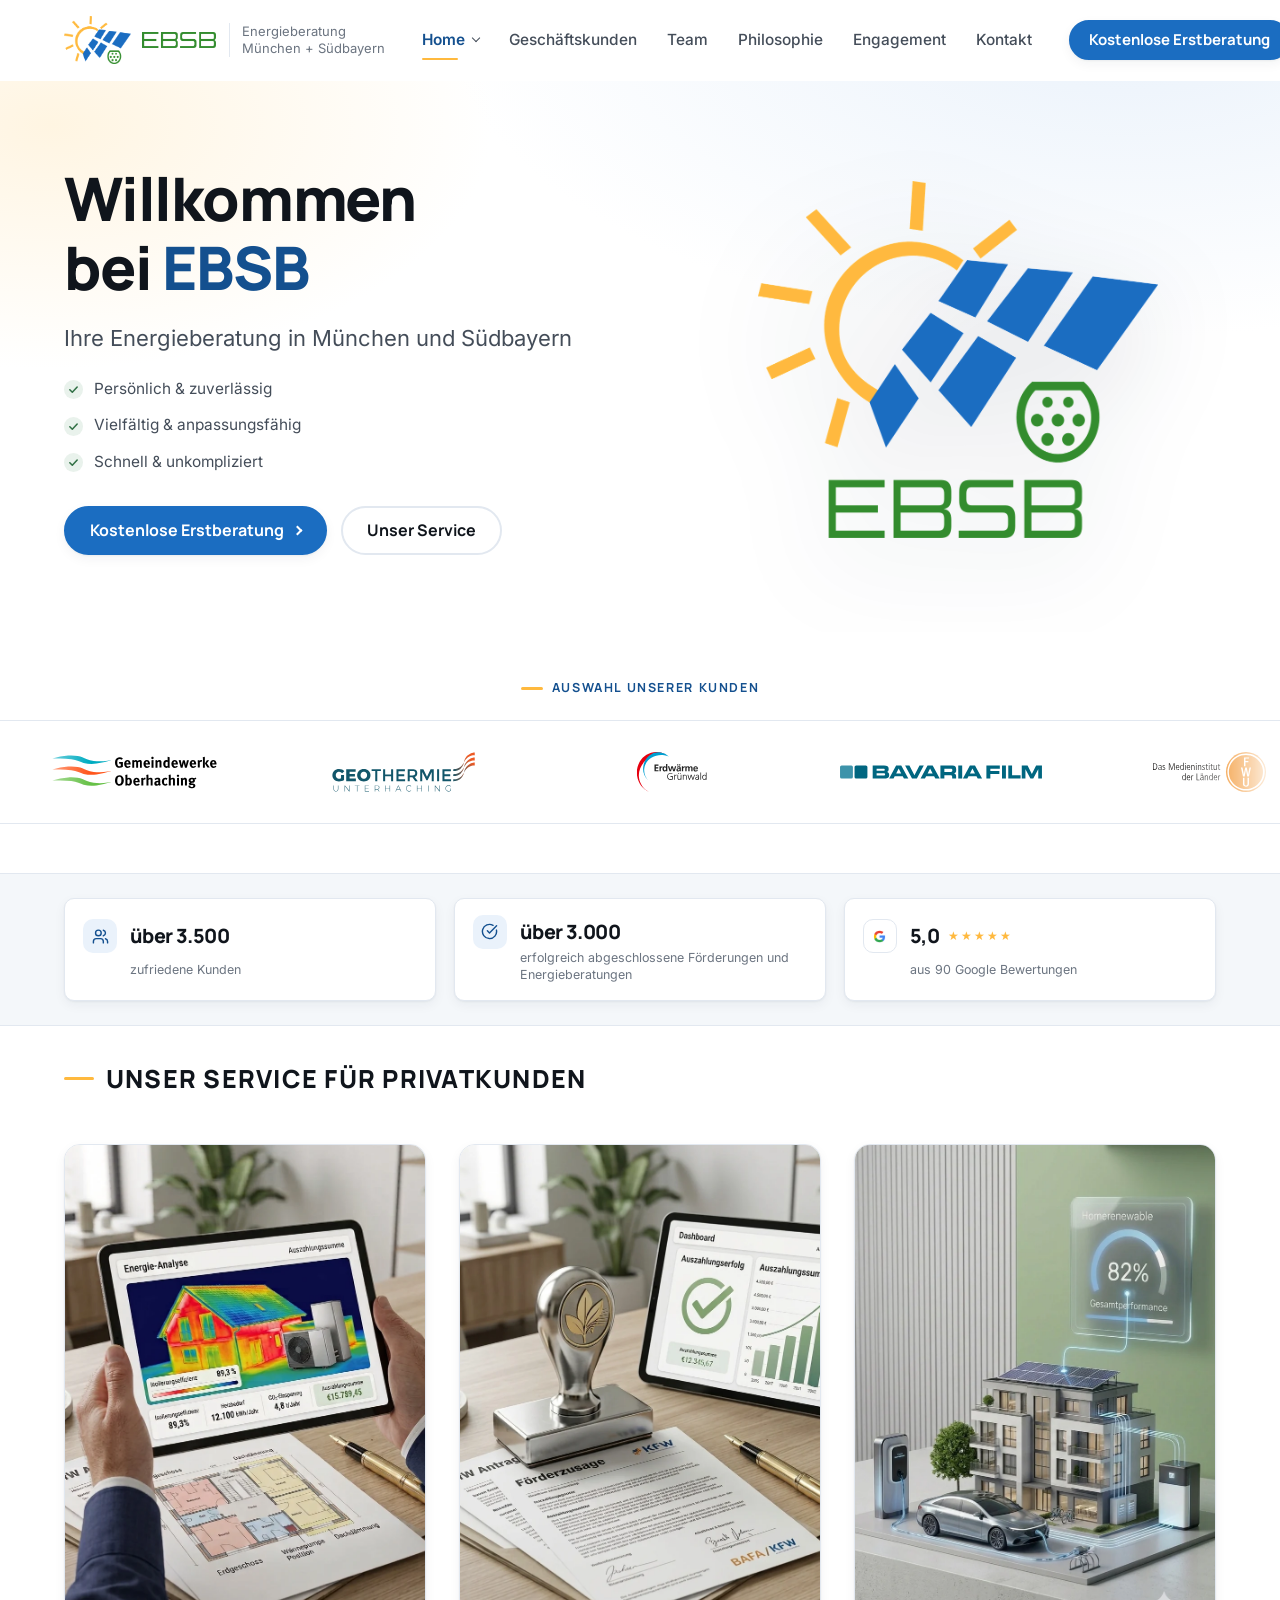
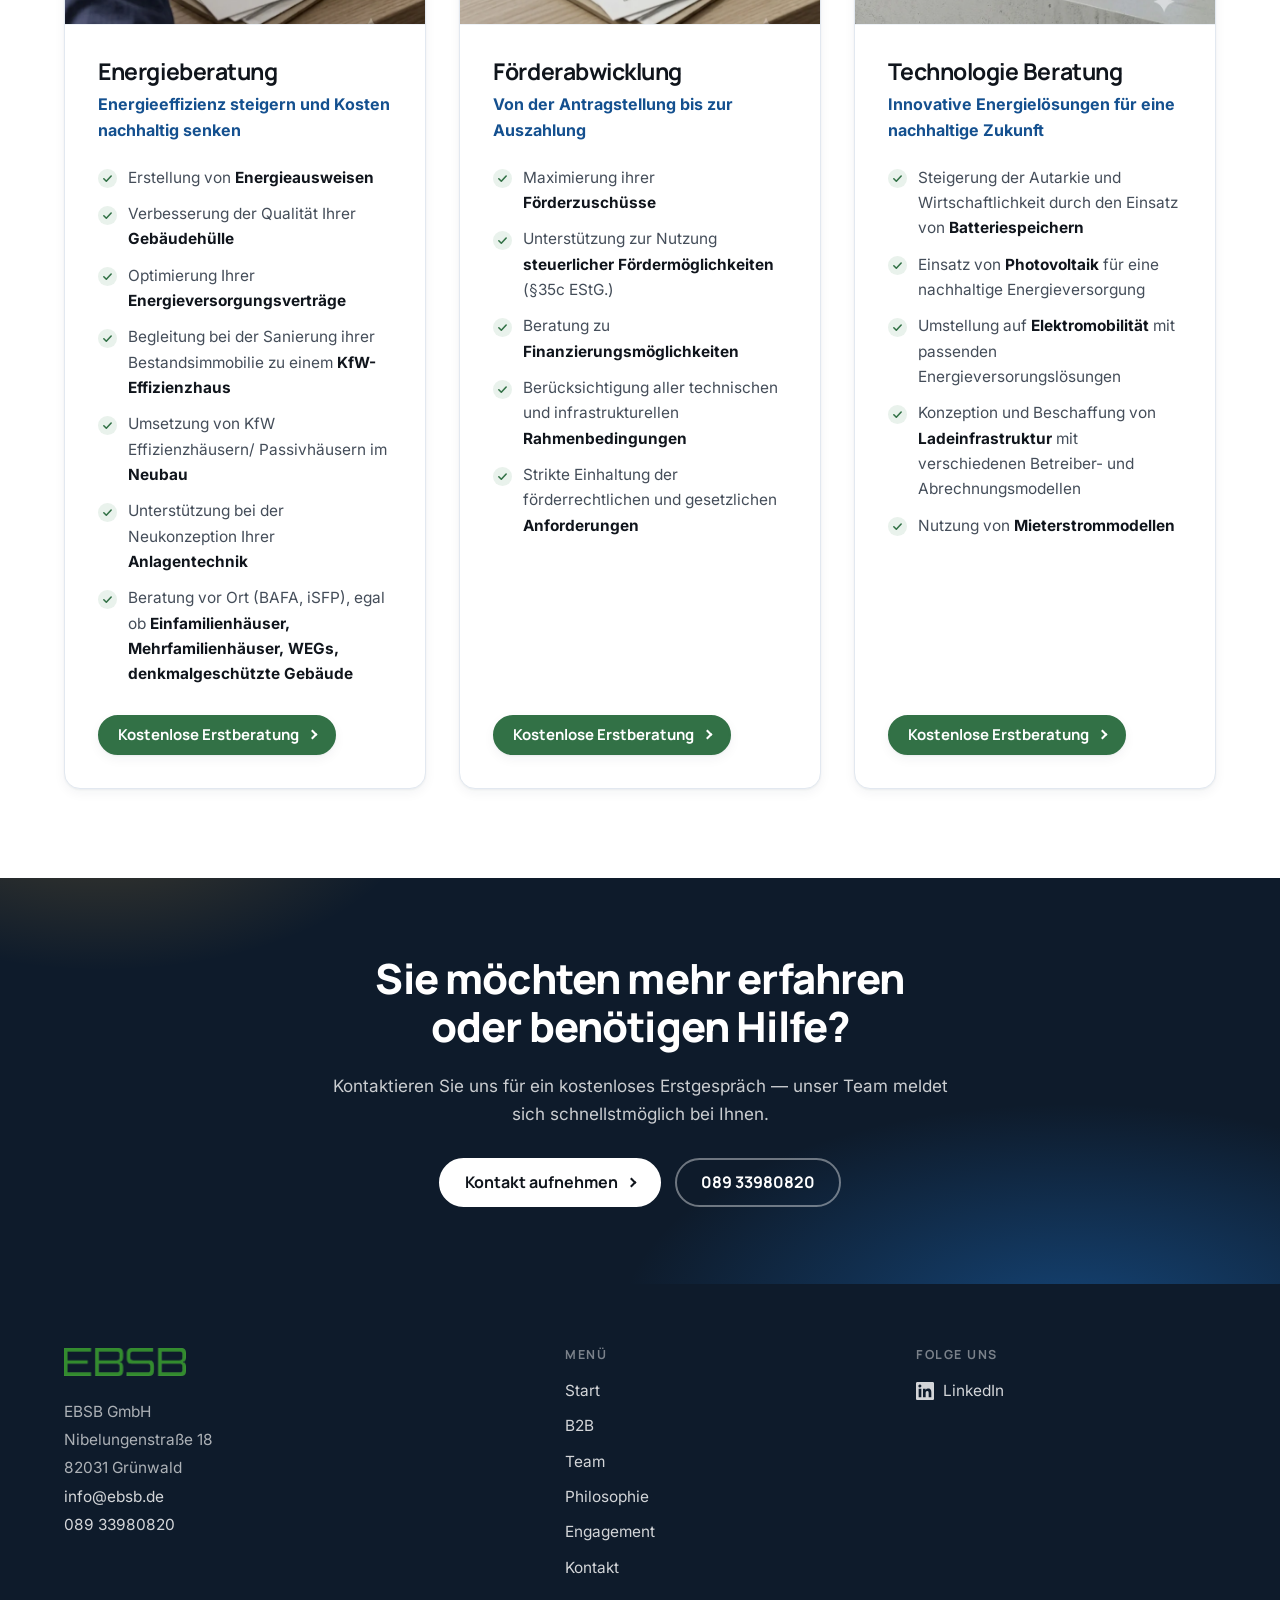
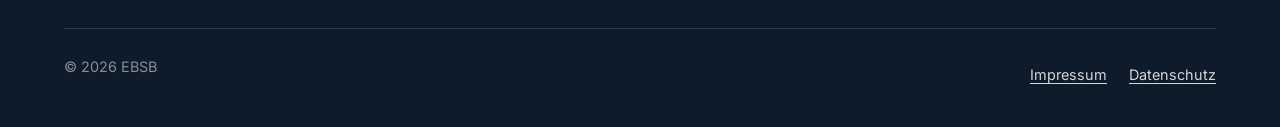
<file: index.html>
<!DOCTYPE html>
<html lang="de">
<head>
<meta charset="UTF-8" />
<meta name="viewport" content="width=device-width, initial-scale=1" />
<title>EBSB — Ihre Energieberatung in München und Südbayern</title>
<meta name="description" content="EBSB GmbH aus Grünwald: Förderabwicklung, Technologie- und Energieberatung für Privat- und Geschäftskunden in München und Südbayern. Über 3.500 zufriedene Kunden." />
<link rel="canonical" href="https://www.ebsb.de/" />
<meta property="og:type" content="website" />
<meta property="og:locale" content="de_DE" />
<meta property="og:site_name" content="EBSB GmbH" />
<meta property="og:title" content="EBSB — Ihre Energieberatung in München und Südbayern" />
<meta property="og:description" content="Förderabwicklung, Technologie- und Energieberatung für Privat- und Geschäftskunden. Über 3.500 zufriedene Kunden, 5,0 aus 90 Google Bewertungen." />
<meta property="og:url" content="https://www.ebsb.de/" />
<meta property="og:image" content="https://www.ebsb.de/assets/img/logo-ebsb.png" />
<meta name="theme-color" content="#1b6dc1" />
<link rel="icon" href="favicon.svg" type="image/svg+xml" />
<link rel="apple-touch-icon" href="apple-touch-icon.png" />
<link rel="preload" href="assets/fonts/inter-latin.woff2" as="font" type="font/woff2" crossorigin />
<link rel="preload" href="assets/fonts/manrope-latin.woff2" as="font" type="font/woff2" crossorigin />
<link rel="stylesheet" href="assets/css/fonts.css" />
<link rel="stylesheet" href="assets/css/style.css?v=20260915c" />
<script type="application/ld+json">
{
  "@context": "https://schema.org",
  "@type": "ProfessionalService",
  "name": "EBSB GmbH",
  "description": "Energieberatung, Förderabwicklung und Technologieberatung für Privat- und Geschäftskunden.",
  "url": "https://www.ebsb.de/",
  "logo": "https://www.ebsb.de/assets/img/logo-ebsb.png",
  "email": "info@ebsb.de",
  "telephone": "+498933980820",
  "address": {
    "@type": "PostalAddress",
    "streetAddress": "Nibelungenstraße 18",
    "postalCode": "82031",
    "addressLocality": "Grünwald",
    "addressCountry": "DE"
  },
  "areaServed": "München und Südbayern",
  "aggregateRating": {
    "@type": "AggregateRating",
    "ratingValue": "5.0",
    "reviewCount": "90"
  }
}
</script>
<script>document.documentElement.className+=" js";</script>
</head>
<body>
<a class="skip-link" href="#main">Zum Inhalt springen</a>

<header class="site-header">
  <div class="container">
    <a class="brand" href="/" aria-label="EBSB GmbH — Startseite">
      <img class="brand-mark" src="assets/img/logo-mark.png" alt="" width="67" height="48" />
      <img class="brand-word" src="assets/img/logo-wordmark.png" alt="EBSB" width="74" height="17" />
      <span class="brand-sub">Energieberatung<br>München + Südbayern</span>
    </a>
    <button class="nav-toggle" aria-label="Menü öffnen" aria-expanded="false" aria-controls="primary-nav">
      <span></span><span></span><span></span>
    </button>
    <nav class="main-nav" id="primary-nav" aria-label="Hauptnavigation">
      <ul>
        <li class="has-sub">
          <a href="/" aria-current="page">Home</a>
          <button type="button" class="caret-btn" aria-haspopup="true" aria-expanded="false" aria-controls="home-subnav" aria-label="Untermenü „Home“ anzeigen">
            <span class="caret" aria-hidden="true"></span>
          </button>
          <ul class="subnav" id="home-subnav">
            <li><a href="/">Startseite</a></li>
            <li><a href="/#service">Privatkunden</a></li>
          </ul>
        </li>
        <li><a href="b2b.html">Geschäftskunden</a></li>
        <li><a href="team.html">Team</a></li>
        <li><a href="philosophie.html">Philosophie</a></li>
        <li><a href="engagement.html">Engagement</a></li>
        <li><a href="kontakt.html">Kontakt</a></li>
        <li class="nav-cta"><a class="btn btn-primary btn-sm" href="kontakt.html">Kostenlose Erstberatung</a></li>
      </ul>
    </nav>
    <div class="header-cta">
      <a class="btn btn-primary btn-sm" href="kontakt.html">Kostenlose Erstberatung</a>
    </div>
  </div>
</header>

<main id="main">

  <section class="hero">
    <div class="container">
      <div class="hero-grid">
        <div class="hero-text">
          <h1>Willkommen bei <span class="accent">EBSB</span></h1>
          <p class="lede">Ihre Energieberatung in München und Südbayern</p>
          <ul class="checklist" style="margin-bottom:32px">
            <li>Persönlich &amp; zuverlässig</li>
            <li>Vielfältig &amp; anpassungsfähig</li>
            <li>Schnell &amp; unkompliziert</li>
          </ul>
          <div class="btn-row">
            <a class="btn btn-primary btn-arrow" href="kontakt.html">Kostenlose Erstberatung</a>
            <a class="btn btn-outline" href="#service">Unser Service</a>
          </div>
        </div>
        <div class="hero-figure">
          <img src="assets/img/logo-ebsb.png" alt="Logo der EBSB GmbH: Sonne, Photovoltaikmodule und Ladestecker" width="400" height="357" fetchpriority="high" />
        </div>
      </div>
    </div>
  </section>


  <!-- Kundenlogos als laufendes Band — übernommen aus dem Logo-Karussell der
       alten Wix-Seite. Die zweite Hälfte der Liste ist eine reine Dublette,
       damit der Umlauf nahtlos ist; sie ist deshalb aria-hidden und ohne alt.
       Ein zwölftes Logo liegt ungenutzt als
       assets/img/clients/unbekannt-globus.png (Firma noch unbekannt). -->
  <section class="logo-river" aria-label="Auswahl unserer Kunden">
    <div class="container">
      <p class="eyebrow">Auswahl unserer Kunden</p>
    </div>
    <div class="logo-river-rail">
      <div class="logo-river-mask">
        <ul class="logo-river-track">
          <li><img src="assets/img/clients/gemeindewerke-oberhaching.svg" alt="Gemeindewerke Oberhaching" width="959" height="192" loading="lazy" decoding="async" /></li>
          <li><img src="assets/img/clients/geothermie-unterhaching.svg" alt="Geothermie Unterhaching" width="383" height="107" loading="lazy" decoding="async" /></li>
          <li><img src="assets/img/clients/erdwaerme-gruenwald.svg" alt="Erdwärme Grünwald" width="1250" height="539" loading="lazy" decoding="async" /></li>
          <li><img src="assets/img/clients/bavaria-film.svg" alt="Bavaria Film" width="300" height="22" loading="lazy" decoding="async" /></li>
          <li><img src="assets/img/clients/fwu-medieninstitut.svg" alt="FWU — Das Medieninstitut der Länder" width="287" height="102" loading="lazy" decoding="async" /></li>
          <li><img src="assets/img/clients/pyur.svg" alt="PŸUR" width="126" height="49" loading="lazy" decoding="async" /></li>
          <li><img src="assets/img/clients/energie-wende-garching.svg" alt="EWG — Energie-Wende-Garching" width="220" height="92" loading="lazy" decoding="async" /></li>
          <li><img src="assets/img/clients/stadt-markt-starnberg.png" alt="SMS — Stadt Markt Starnberg" width="690" height="200" loading="lazy" decoding="async" /></li>
          <li><img src="assets/img/clients/zes.jpg" alt="ZES" width="600" height="202" loading="lazy" decoding="async" /></li>
          <li><img src="assets/img/clients/iep-innovative-energie-pullach.png" alt="IEP — Innovative Energie Pullach" width="335" height="176" loading="lazy" decoding="async" /></li>
          <li><img src="assets/img/clients/triga-s.png" alt="TRIGA-S Scientific Solutions" width="288" height="77" loading="lazy" decoding="async" /></li>
          <li aria-hidden="true"><img src="assets/img/clients/gemeindewerke-oberhaching.svg" alt="" width="959" height="192" loading="lazy" decoding="async" /></li>
          <li aria-hidden="true"><img src="assets/img/clients/geothermie-unterhaching.svg" alt="" width="383" height="107" loading="lazy" decoding="async" /></li>
          <li aria-hidden="true"><img src="assets/img/clients/erdwaerme-gruenwald.svg" alt="" width="1250" height="539" loading="lazy" decoding="async" /></li>
          <li aria-hidden="true"><img src="assets/img/clients/bavaria-film.svg" alt="" width="300" height="22" loading="lazy" decoding="async" /></li>
          <li aria-hidden="true"><img src="assets/img/clients/fwu-medieninstitut.svg" alt="" width="287" height="102" loading="lazy" decoding="async" /></li>
          <li aria-hidden="true"><img src="assets/img/clients/pyur.svg" alt="" width="126" height="49" loading="lazy" decoding="async" /></li>
          <li aria-hidden="true"><img src="assets/img/clients/energie-wende-garching.svg" alt="" width="220" height="92" loading="lazy" decoding="async" /></li>
          <li aria-hidden="true"><img src="assets/img/clients/stadt-markt-starnberg.png" alt="" width="690" height="200" loading="lazy" decoding="async" /></li>
          <li aria-hidden="true"><img src="assets/img/clients/zes.jpg" alt="" width="600" height="202" loading="lazy" decoding="async" /></li>
          <li aria-hidden="true"><img src="assets/img/clients/iep-innovative-energie-pullach.png" alt="" width="335" height="176" loading="lazy" decoding="async" /></li>
          <li aria-hidden="true"><img src="assets/img/clients/triga-s.png" alt="" width="288" height="77" loading="lazy" decoding="async" /></li>
        </ul>
      </div>
    </div>
  </section>

  <section class="trustbar" aria-label="EBSB in Zahlen">
    <div class="container">
      <ul class="stats">
        <li class="stat">
          <span class="stat-ico" aria-hidden="true">
            <svg viewBox="0 0 24 24" fill="none" stroke="currentColor" stroke-width="2" stroke-linecap="round" stroke-linejoin="round">
              <path d="M16 21v-2a4 4 0 0 0-4-4H6a4 4 0 0 0-4 4v2" /><circle cx="9" cy="7" r="4" /><path d="M22 21v-2a4 4 0 0 0-3-3.87" /><path d="M16 3.13a4 4 0 0 1 0 7.75" />
            </svg>
          </span>
          <span class="stat-num">über 3.500</span>
          <span class="stat-label">zufriedene Kunden</span>
        </li>
        <li class="stat">
          <span class="stat-ico" aria-hidden="true">
            <svg viewBox="0 0 24 24" fill="none" stroke="currentColor" stroke-width="2" stroke-linecap="round" stroke-linejoin="round">
              <path d="M21.8 10A10 10 0 1 1 17 3.34" /><path d="m9 11 3 3L22 4" />
            </svg>
          </span>
          <span class="stat-num">über 3.000</span>
          <span class="stat-label">erfolgreich abgeschlossene Förderungen und Energieberatungen</span>
        </li>
        <li class="stat">
          <span class="stat-ico stat-ico-plain" aria-hidden="true">
            <img src="assets/img/logo-google.png" alt="" width="22" height="22" loading="lazy" />
          </span>
          <span class="stat-num">5,0</span>
          <span class="stat-stars" aria-hidden="true">★★★★★</span>
          <span class="stat-label">aus 90 Google Bewertungen</span>
        </li>
      </ul>
    </div>
  </section>

  <section class="section" id="service">
    <div class="container">
      <div class="section-head reveal">
        <h2 class="section-title">Unser Service für Privatkunden</h2>
      </div>

      <div class="cards">
        <article class="card reveal">
          <div class="card-media">
            <picture>
              <source srcset="assets/img/service-energie.webp" type="image/webp" />
              <img src="assets/img/service-energie.jpg" alt="Thermografische Energieanalyse eines Wohnhauses auf einem Tablet" width="800" height="1067" loading="lazy" />
            </picture>
          </div>
          <div class="card-body">
            <h3>Energieberatung</h3>
            <p class="card-tagline">Energieeffizienz steigern und Kosten nachhaltig senken</p>
            <ul class="checklist">
              <li>Erstellung von <b>Energieausweisen</b></li>
              <li>Verbesserung der Qualität Ihrer <b>Gebäudehülle</b></li>
              <li>Optimierung Ihrer <b>Energieversorgungsverträge</b></li>
              <li>Begleitung bei der Sanierung ihrer Bestandsimmobilie zu einem <b>KfW-Effizienzhaus</b></li>
              <li>Umsetzung von KfW Effizienzhäusern/ Passivhäusern im <b>Neubau</b></li>
              <li>Unterstützung bei der Neukonzeption Ihrer <b>Anlagentechnik</b></li>
              <li>Beratung vor Ort (BAFA, iSFP), egal ob <b>Einfamilienhäuser, Mehrfamilienhäuser, WEGs, denkmalgeschützte Gebäude</b></li>
            </ul>
            <a class="btn btn-green btn-sm btn-arrow" href="kontakt.html">Kostenlose Erstberatung</a>
          </div>
        </article>
        <article class="card reveal">
          <div class="card-media">
            <picture>
              <source srcset="assets/img/service-foerderung.webp" type="image/webp" />
              <img src="assets/img/service-foerderung.jpg" alt="Bewilligte KfW-Förderzusage auf einem Schreibtisch neben einem Auszahlungs-Dashboard" width="800" height="1067" loading="lazy" />
            </picture>
          </div>
          <div class="card-body">
            <h3>Förderabwicklung</h3>
            <p class="card-tagline">Von der Antragstellung bis zur Auszahlung</p>
            <ul class="checklist">
              <li>Maximierung ihrer <b>Förderzuschüsse</b></li>
              <li>Unterstützung zur Nutzung <b>steuerlicher Fördermöglichkeiten</b> (§35c EStG.)</li>
              <li>Beratung zu <b>Finanzierungsmöglichkeiten</b></li>
              <li>Berücksichtigung aller technischen und infrastrukturellen <b>Rahmenbedingungen</b></li>
              <li>Strikte Einhaltung der förderrechtlichen und gesetzlichen <b>Anforderungen</b></li>
            </ul>
            <a class="btn btn-green btn-sm btn-arrow" href="kontakt.html">Kostenlose Erstberatung</a>
          </div>
        </article>
        <article class="card reveal">
          <div class="card-media">
            <picture>
              <source srcset="assets/img/service-technologie.webp" type="image/webp" />
              <img src="assets/img/service-technologie.jpg" alt="Gebäudemodell mit Photovoltaik, Batteriespeicher und Ladepunkt für Elektrofahrzeuge" width="800" height="1067" loading="lazy" />
            </picture>
          </div>
          <div class="card-body">
            <h3>Technologie Beratung</h3>
            <p class="card-tagline">Innovative Energielösungen für eine nachhaltige Zukunft</p>
            <ul class="checklist">
              <li>Steigerung der Autarkie und Wirtschaftlichkeit durch den Einsatz von <b>Batteriespeichern</b></li>
              <li>Einsatz von <b>Photovoltaik</b> für eine nachhaltige Energieversorgung</li>
              <li>Umstellung auf <b>Elektromobilität</b> mit passenden Energieversorungslösungen</li>
              <li>Konzeption und Beschaffung von <b>Ladeinfrastruktur</b> mit verschiedenen Betreiber- und Abrechnungsmodellen</li>
              <li>Nutzung von <b>Mieterstrommodellen</b></li>
            </ul>
            <a class="btn btn-green btn-sm btn-arrow" href="kontakt.html">Kostenlose Erstberatung</a>
          </div>
        </article>
      </div>
    </div>
  </section>

  <section class="cta-band">
    <div class="container">
      <h2>Sie möchten mehr erfahren oder benötigen Hilfe?</h2>
      <p>Kontaktieren Sie uns für ein kostenloses Erstgespräch — unser Team meldet sich schnellstmöglich bei Ihnen.</p>
      <div class="btn-row">
        <a class="btn btn-light btn-arrow" href="kontakt.html">Kontakt aufnehmen</a>
        <a class="btn btn-on-dark" href="tel:+498933980820">089 33980820</a>
      </div>
    </div>
  </section>

</main>

<footer class="site-footer">
  <div class="container">
    <div class="footer-grid">
      <div class="footer-brand">
        <img src="assets/img/logo-wordmark.png" alt="EBSB" width="122" height="28" loading="lazy" />
        <address>
          EBSB GmbH<br />
          Nibelungenstraße 18<br />
          82031 Grünwald<br />
          <a href="mailto:info@ebsb.de">info@ebsb.de</a><br />
          <a href="tel:+498933980820">089 33980820</a>
        </address>
      </div>
      <nav aria-labelledby="footer-menu">
        <h2 id="footer-menu">Menü</h2>
        <ul>
          <li><a href="/">Start</a></li>
          <li><a href="b2b.html">B2B</a></li>
          <li><a href="team.html">Team</a></li>
          <li><a href="philosophie.html">Philosophie</a></li>
          <li><a href="engagement.html">Engagement</a></li>
          <li><a href="kontakt.html">Kontakt</a></li>
        </ul>
      </nav>
      <div>
        <h2 id="footer-social">Folge uns</h2>
        <ul aria-labelledby="footer-social">
          <li>
            <a class="social" href="https://www.linkedin.com/company/ebsb-de" target="_blank" rel="noopener noreferrer">
              <svg viewBox="0 0 24 24" fill="currentColor" aria-hidden="true"><path d="M20.45 20.45h-3.56v-5.57c0-1.33-.02-3.04-1.85-3.04-1.85 0-2.14 1.45-2.14 2.94v5.67H9.35V9h3.41v1.56h.05a3.74 3.74 0 0 1 3.37-1.85c3.6 0 4.27 2.37 4.27 5.46v6.28zM5.34 7.43a2.07 2.07 0 1 1 0-4.13 2.07 2.07 0 0 1 0 4.13zM7.12 20.45H3.55V9h3.57v11.45zM22.22 0H1.77C.79 0 0 .77 0 1.72v20.56C0 23.23.79 24 1.77 24h20.45c.98 0 1.78-.77 1.78-1.72V1.72C24 .77 23.2 0 22.22 0z"/></svg>
              LinkedIn
            </a>
          </li>
        </ul>
      </div>
    </div>
    <div class="footer-bottom">
      <p>© 2026 EBSB</p>
      <ul>
        <li><a href="impressum.html">Impressum</a></li>
        <li><a href="datenschutz.html">Datenschutz</a></li>
      </ul>
    </div>
  </div>
</footer>

<script src="assets/js/main.js?v=20260908f"></script>
</body>
</html>
</file>
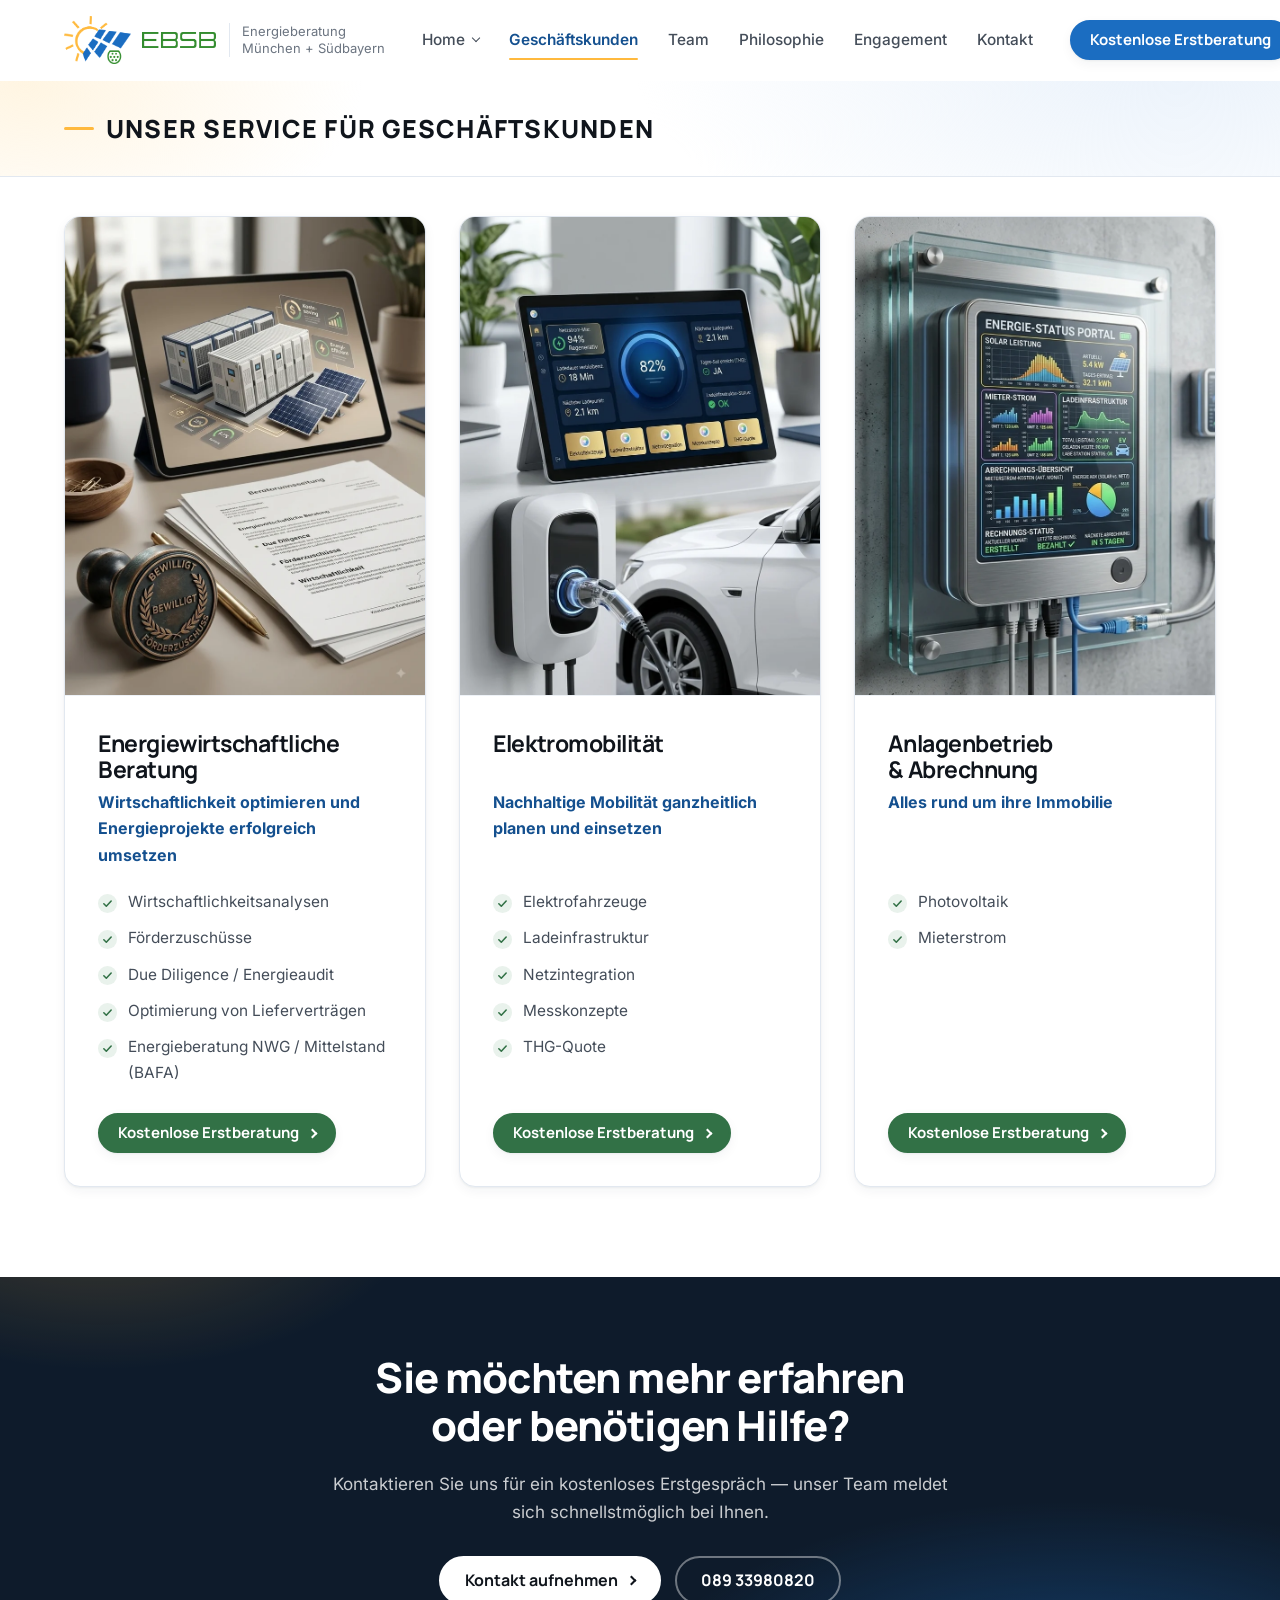
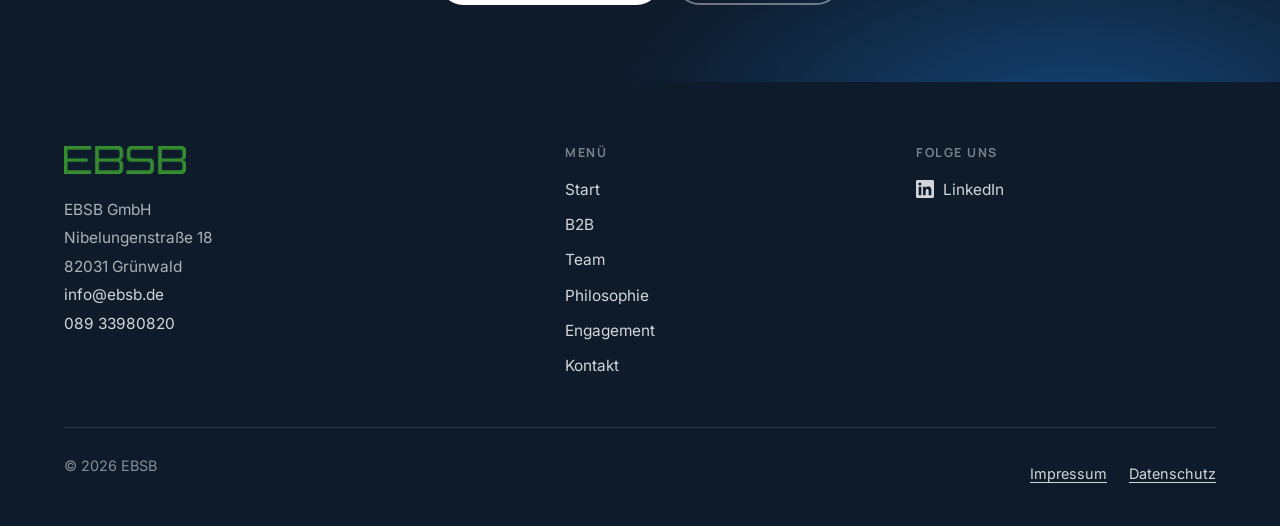
<file: b2b.html>
<!DOCTYPE html>
<html lang="de">
<head>
<meta charset="UTF-8" />
<meta name="viewport" content="width=device-width, initial-scale=1" />
<title>Geschäftskunden | EBSB</title>
<meta name="description" content="EBSB für Geschäftskunden: energiewirtschaftliche Beratung, Elektromobilität sowie Anlagenbetrieb und Abrechnung — Wirtschaftlichkeitsanalysen, Energieaudits, Ladeinfrastruktur, Photovoltaik und Mieterstrom." />
<link rel="canonical" href="https://www.ebsb.de/b2b" />
<meta property="og:type" content="website" />
<meta property="og:locale" content="de_DE" />
<meta property="og:site_name" content="EBSB GmbH" />
<meta property="og:title" content="Geschäftskunden | EBSB" />
<meta property="og:description" content="Energiewirtschaftliche Beratung, Elektromobilität und Anlagenbetrieb für Gewerbe, Industrie und Immobilienwirtschaft." />
<meta property="og:url" content="https://www.ebsb.de/b2b" />
<meta property="og:image" content="https://www.ebsb.de/assets/img/logo-ebsb.png" />
<meta name="theme-color" content="#1b6dc1" />
<link rel="icon" href="favicon.svg" type="image/svg+xml" />
<link rel="apple-touch-icon" href="apple-touch-icon.png" />
<link rel="preload" href="assets/fonts/inter-latin.woff2" as="font" type="font/woff2" crossorigin />
<link rel="preload" href="assets/fonts/manrope-latin.woff2" as="font" type="font/woff2" crossorigin />
<link rel="stylesheet" href="assets/css/fonts.css" />
<link rel="stylesheet" href="assets/css/style.css?v=20260915c" />
<script>document.documentElement.className+=" js";</script>
</head>
<body>
<a class="skip-link" href="#main">Zum Inhalt springen</a>

<header class="site-header">
  <div class="container">
    <a class="brand" href="/" aria-label="EBSB GmbH — Startseite">
      <img class="brand-mark" src="assets/img/logo-mark.png" alt="" width="67" height="48" />
      <img class="brand-word" src="assets/img/logo-wordmark.png" alt="EBSB" width="74" height="17" />
      <span class="brand-sub">Energieberatung<br>München + Südbayern</span>
    </a>
    <button class="nav-toggle" aria-label="Menü öffnen" aria-expanded="false" aria-controls="primary-nav">
      <span></span><span></span><span></span>
    </button>
    <nav class="main-nav" id="primary-nav" aria-label="Hauptnavigation">
      <ul>
        <li class="has-sub">
          <a href="/">Home</a>
          <button type="button" class="caret-btn" aria-haspopup="true" aria-expanded="false" aria-controls="home-subnav" aria-label="Untermenü „Home“ anzeigen">
            <span class="caret" aria-hidden="true"></span>
          </button>
          <ul class="subnav" id="home-subnav">
            <li><a href="/">Startseite</a></li>
            <li><a href="/#service">Privatkunden</a></li>
          </ul>
        </li>
        <li><a href="b2b.html" aria-current="page">Geschäftskunden</a></li>
        <li><a href="team.html">Team</a></li>
        <li><a href="philosophie.html">Philosophie</a></li>
        <li><a href="engagement.html">Engagement</a></li>
        <li><a href="kontakt.html">Kontakt</a></li>
        <li class="nav-cta"><a class="btn btn-primary btn-sm" href="kontakt.html">Kostenlose Erstberatung</a></li>
      </ul>
    </nav>
    <div class="header-cta">
      <a class="btn btn-primary btn-sm" href="kontakt.html">Kostenlose Erstberatung</a>
    </div>
  </div>
</header>

<main id="main">

  <section class="page-hero">
    <div class="container">
      <h1 class="section-title">Unser Service für Geschäftskunden</h1>
    </div>
  </section>

  <section class="section">
    <div class="container">
      <div class="cards cards-even">
        <article class="card reveal">
          <div class="card-media">
            <picture>
              <source srcset="assets/img/b2b-energiewirtschaft.webp" type="image/webp" />
              <img src="assets/img/b2b-energiewirtschaft.jpg" alt="Beratungsunterlagen zur energiewirtschaftlichen Beratung mit bewilligter Förderzusage" width="800" height="1067" loading="lazy" />
            </picture>
          </div>
          <div class="card-body">
            <h3>Energiewirtschaftliche Beratung</h3>
            <p class="card-tagline">Wirtschaftlichkeit optimieren und Energieprojekte erfolgreich umsetzen</p>
            <ul class="checklist">
              <li>Wirtschaftlichkeitsanalysen</li>
              <li>Förderzuschüsse</li>
              <li>Due Diligence / Energieaudit</li>
              <li>Optimierung von Lieferverträgen</li>
              <li>Energieberatung NWG / Mittelstand (BAFA)</li>
            </ul>
            <a class="btn btn-green btn-sm btn-arrow" href="kontakt.html">Kostenlose Erstberatung</a>
          </div>
        </article>

        <article class="card reveal">
          <div class="card-media">
            <picture>
              <source srcset="assets/img/b2b-elektromobilitaet.webp" type="image/webp" />
              <img src="assets/img/b2b-elektromobilitaet.jpg" alt="Ladeinfrastruktur für Elektrofahrzeuge mit Auswertung von Ladeleistung und THG-Quote" width="800" height="1067" loading="lazy" />
            </picture>
          </div>
          <div class="card-body">
            <h3>Elektromobilität</h3>
            <p class="card-tagline">Nachhaltige Mobilität ganzheitlich planen und einsetzen</p>
            <ul class="checklist">
              <li>Elektrofahrzeuge</li>
              <li>Ladeinfrastruktur</li>
              <li>Netzintegration</li>
              <li>Messkonzepte</li>
              <li>THG-Quote</li>
            </ul>
            <a class="btn btn-green btn-sm btn-arrow" href="kontakt.html">Kostenlose Erstberatung</a>
          </div>
        </article>

        <article class="card reveal">
          <div class="card-media">
            <picture>
              <source srcset="assets/img/b2b-anlagenbetrieb.webp" type="image/webp" />
              <img src="assets/img/b2b-anlagenbetrieb.jpg" alt="Energie-Status-Portal an einer Gebäudewand zur Überwachung von Photovoltaik und Mieterstrom" width="800" height="1067" loading="lazy" />
            </picture>
          </div>
          <div class="card-body">
            <h3>Anlagenbetrieb &amp; Abrechnung</h3>
            <p class="card-tagline">Alles rund um ihre Immobilie</p>
            <ul class="checklist">
              <li>Photovoltaik</li>
              <li>Mieterstrom</li>
            </ul>
            <a class="btn btn-green btn-sm btn-arrow" href="kontakt.html">Kostenlose Erstberatung</a>
          </div>
        </article>
      </div>
    </div>
  </section>

  <section class="cta-band">
    <div class="container">
      <h2>Sie möchten mehr erfahren oder benötigen Hilfe?</h2>
      <p>Kontaktieren Sie uns für ein kostenloses Erstgespräch — unser Team meldet sich schnellstmöglich bei Ihnen.</p>
      <div class="btn-row">
        <a class="btn btn-light btn-arrow" href="kontakt.html">Kontakt aufnehmen</a>
        <a class="btn btn-on-dark" href="tel:+498933980820">089 33980820</a>
      </div>
    </div>
  </section>

</main>

<footer class="site-footer">
  <div class="container">
    <div class="footer-grid">
      <div class="footer-brand">
        <img src="assets/img/logo-wordmark.png" alt="EBSB" width="122" height="28" loading="lazy" />
        <address>
          EBSB GmbH<br />
          Nibelungenstraße 18<br />
          82031 Grünwald<br />
          <a href="mailto:info@ebsb.de">info@ebsb.de</a><br />
          <a href="tel:+498933980820">089 33980820</a>
        </address>
      </div>
      <nav aria-labelledby="footer-menu">
        <h2 id="footer-menu">Menü</h2>
        <ul>
          <li><a href="/">Start</a></li>
          <li><a href="b2b.html">B2B</a></li>
          <li><a href="team.html">Team</a></li>
          <li><a href="philosophie.html">Philosophie</a></li>
          <li><a href="engagement.html">Engagement</a></li>
          <li><a href="kontakt.html">Kontakt</a></li>
        </ul>
      </nav>
      <div>
        <h2 id="footer-social">Folge uns</h2>
        <ul aria-labelledby="footer-social">
          <li>
            <a class="social" href="https://www.linkedin.com/company/ebsb-de" target="_blank" rel="noopener noreferrer">
              <svg viewBox="0 0 24 24" fill="currentColor" aria-hidden="true"><path d="M20.45 20.45h-3.56v-5.57c0-1.33-.02-3.04-1.85-3.04-1.85 0-2.14 1.45-2.14 2.94v5.67H9.35V9h3.41v1.56h.05a3.74 3.74 0 0 1 3.37-1.85c3.6 0 4.27 2.37 4.27 5.46v6.28zM5.34 7.43a2.07 2.07 0 1 1 0-4.13 2.07 2.07 0 0 1 0 4.13zM7.12 20.45H3.55V9h3.57v11.45zM22.22 0H1.77C.79 0 0 .77 0 1.72v20.56C0 23.23.79 24 1.77 24h20.45c.98 0 1.78-.77 1.78-1.72V1.72C24 .77 23.2 0 22.22 0z"/></svg>
              LinkedIn
            </a>
          </li>
        </ul>
      </div>
    </div>
    <div class="footer-bottom">
      <p>© 2026 EBSB</p>
      <ul>
        <li><a href="impressum.html">Impressum</a></li>
        <li><a href="datenschutz.html">Datenschutz</a></li>
      </ul>
    </div>
  </div>
</footer>

<script src="assets/js/main.js?v=20260908f"></script>
</body>
</html>
</file>
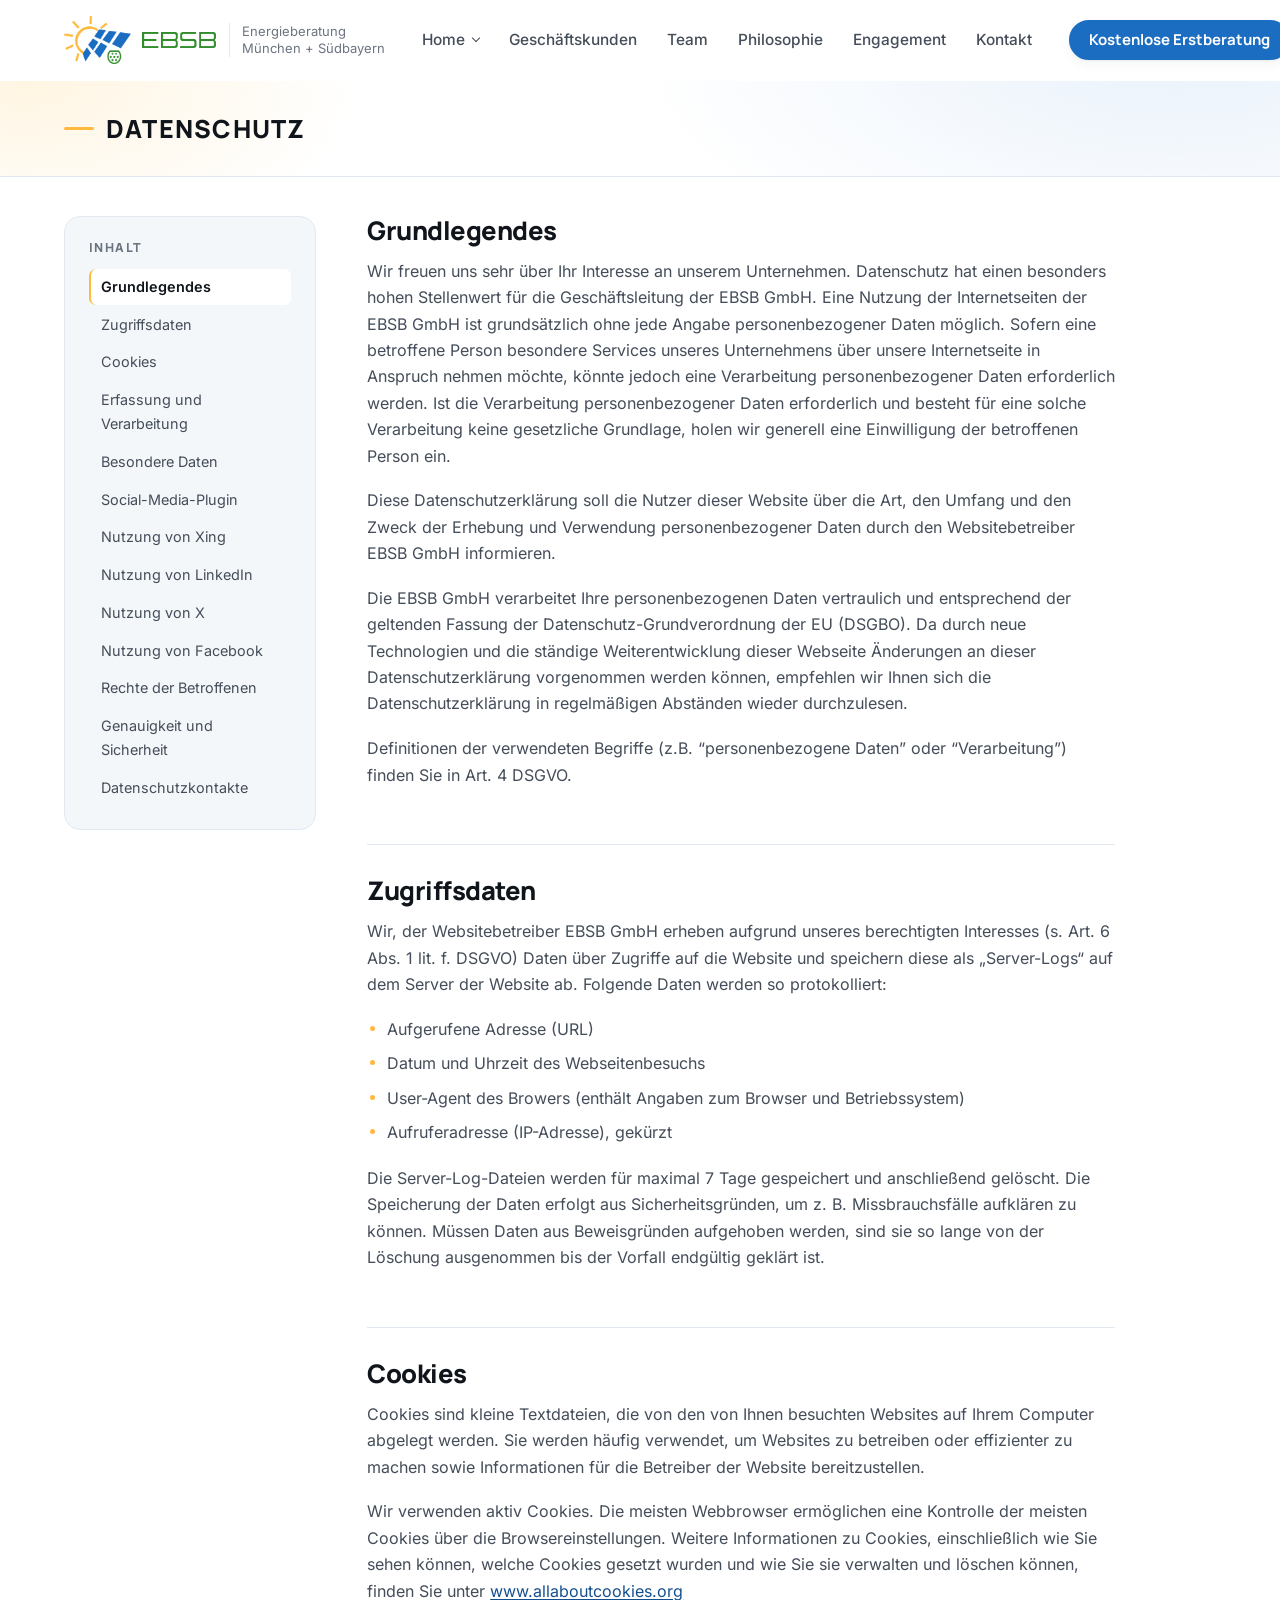
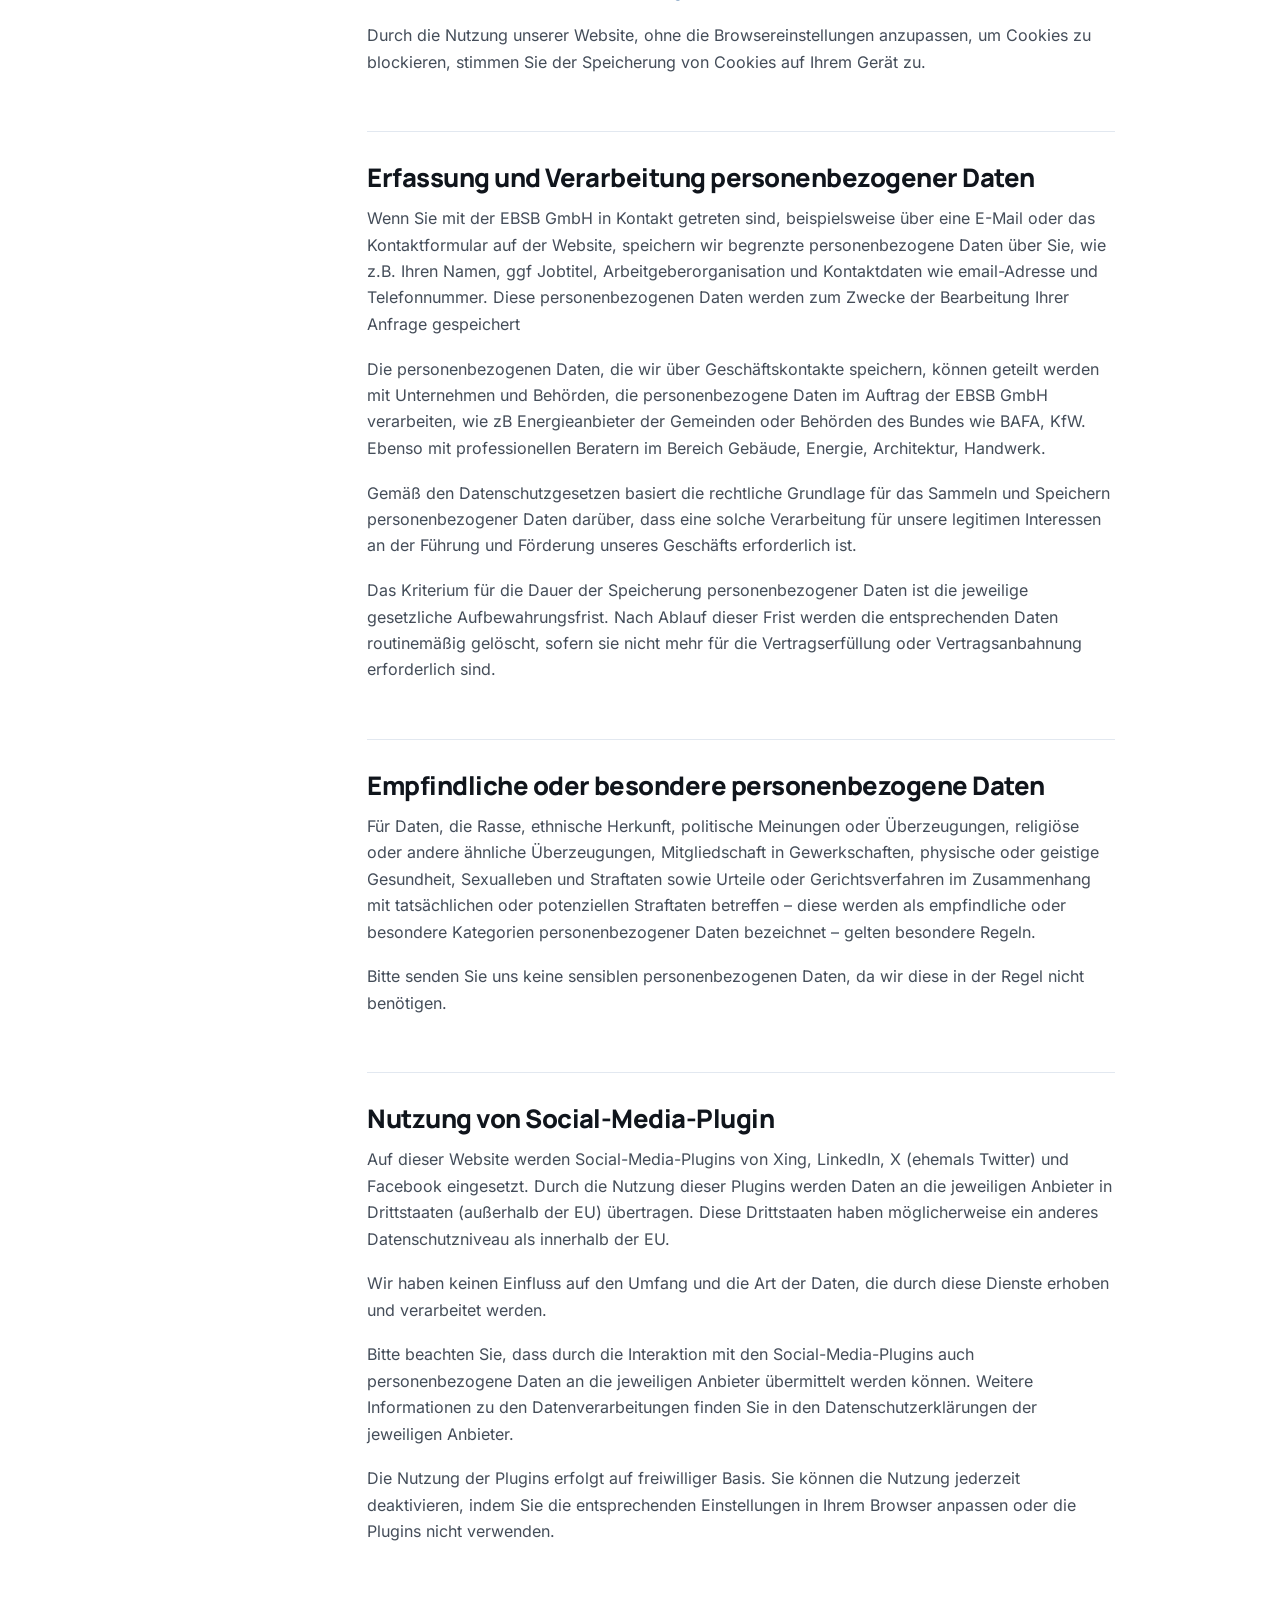
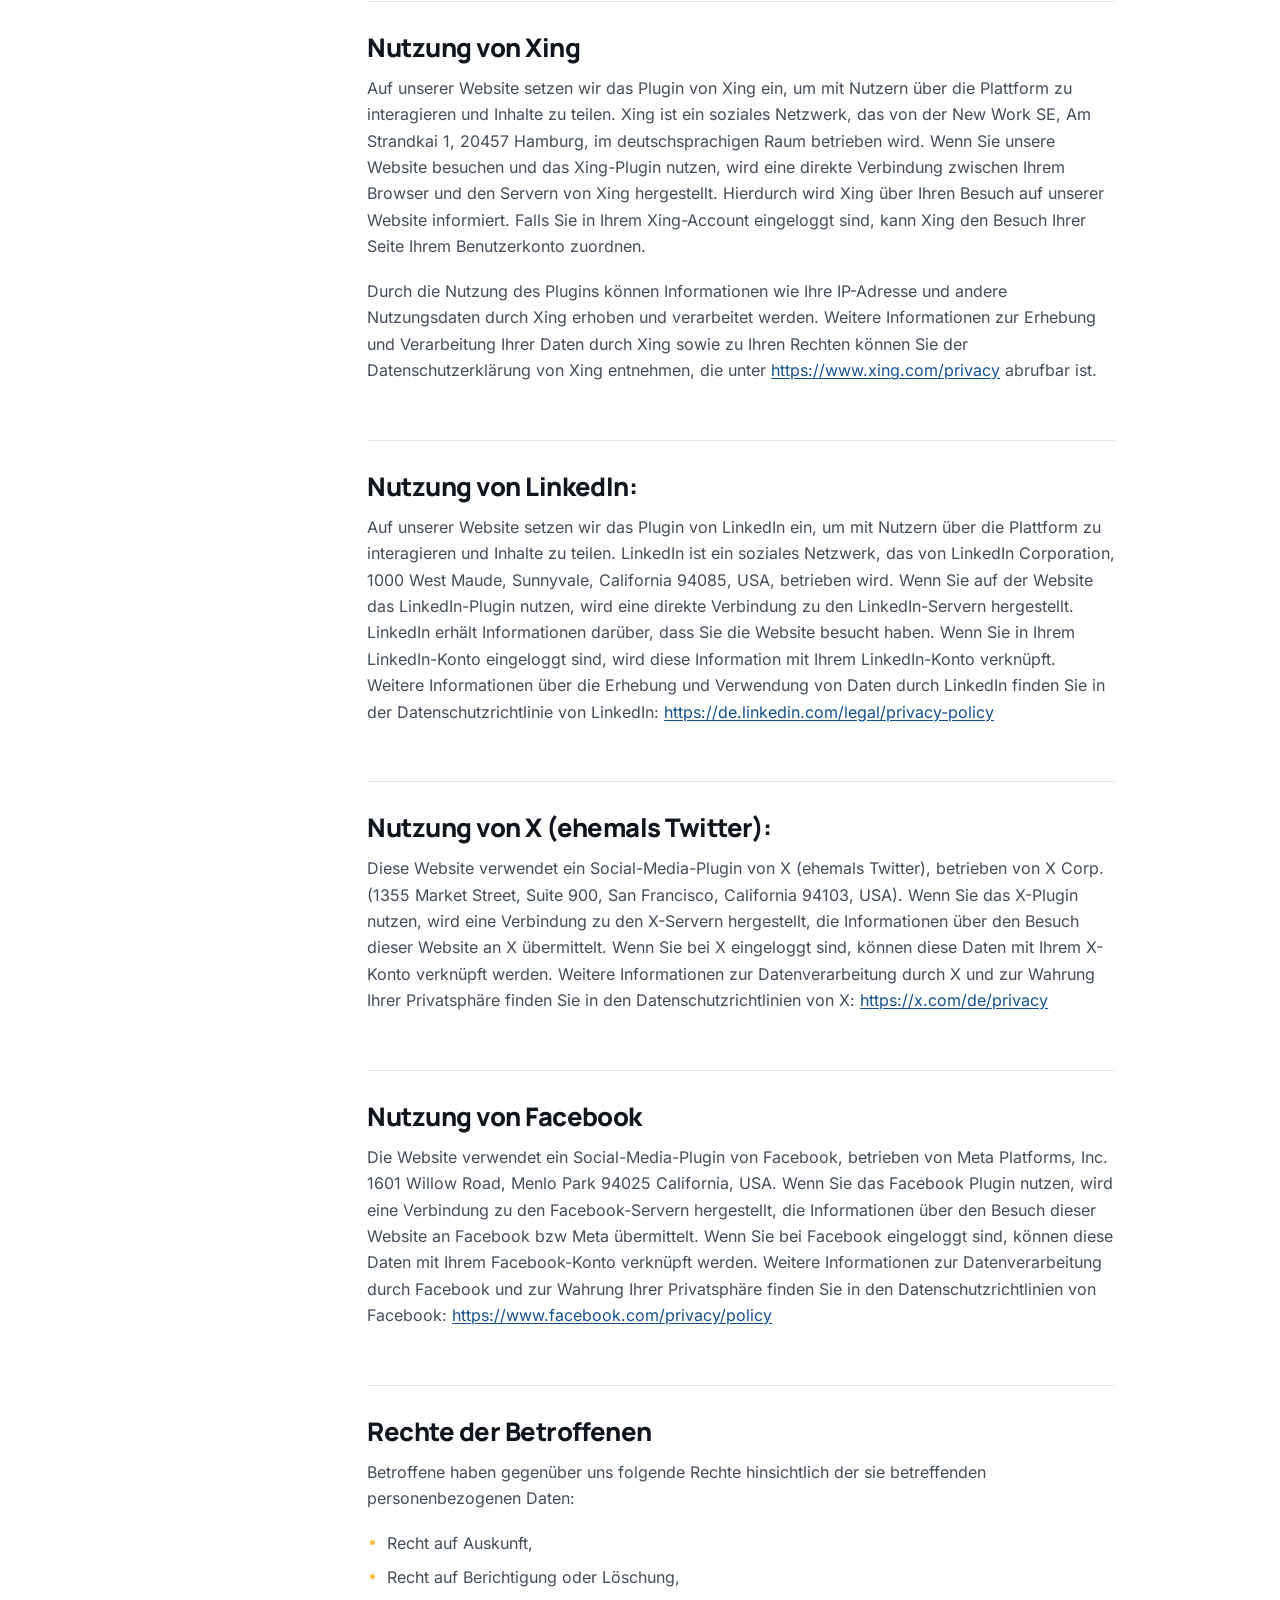
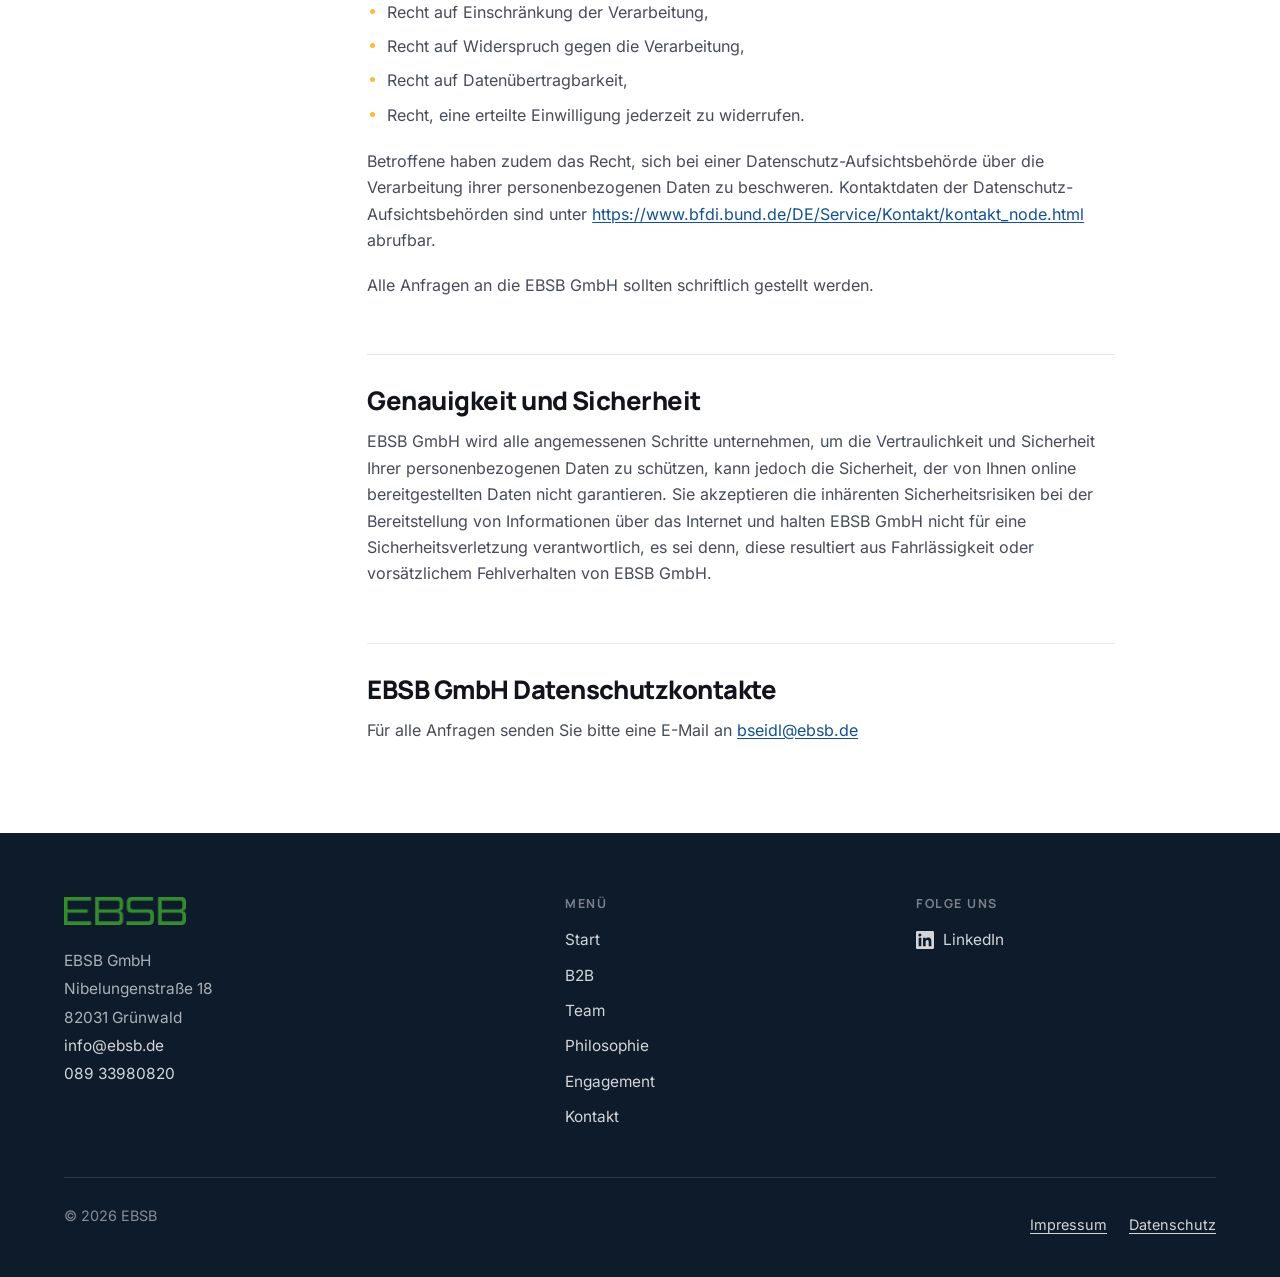
<file: datenschutz.html>
<!DOCTYPE html>
<html lang="de">
<head>
<meta charset="UTF-8" />
<meta name="viewport" content="width=device-width, initial-scale=1" />
<title>Datenschutz | EBSB</title>
<meta name="description" content="Datenschutzerklärung der EBSB GmbH: Art, Umfang und Zweck der Erhebung und Verwendung personenbezogener Daten auf ebsb.de." />
<link rel="canonical" href="https://www.ebsb.de/datenschutz" />
<meta name="robots" content="noindex, follow" />
<meta name="theme-color" content="#1b6dc1" />
<link rel="icon" href="favicon.svg" type="image/svg+xml" />
<link rel="apple-touch-icon" href="apple-touch-icon.png" />
<link rel="preload" href="assets/fonts/inter-latin.woff2" as="font" type="font/woff2" crossorigin />
<link rel="preload" href="assets/fonts/manrope-latin.woff2" as="font" type="font/woff2" crossorigin />
<link rel="stylesheet" href="assets/css/fonts.css" />
<link rel="stylesheet" href="assets/css/style.css?v=20260915c" />
<script>document.documentElement.className+=" js";</script>
</head>
<body>
<a class="skip-link" href="#main">Zum Inhalt springen</a>

<header class="site-header">
  <div class="container">
    <a class="brand" href="/" aria-label="EBSB GmbH — Startseite">
      <img class="brand-mark" src="assets/img/logo-mark.png" alt="" width="67" height="48" />
      <img class="brand-word" src="assets/img/logo-wordmark.png" alt="EBSB" width="74" height="17" />
      <span class="brand-sub">Energieberatung<br>München + Südbayern</span>
    </a>
    <button class="nav-toggle" aria-label="Menü öffnen" aria-expanded="false" aria-controls="primary-nav">
      <span></span><span></span><span></span>
    </button>
    <nav class="main-nav" id="primary-nav" aria-label="Hauptnavigation">
      <ul>
        <li class="has-sub">
          <a href="/">Home</a>
          <button type="button" class="caret-btn" aria-haspopup="true" aria-expanded="false" aria-controls="home-subnav" aria-label="Untermenü „Home“ anzeigen">
            <span class="caret" aria-hidden="true"></span>
          </button>
          <ul class="subnav" id="home-subnav">
            <li><a href="/">Startseite</a></li>
            <li><a href="/#service">Privatkunden</a></li>
          </ul>
        </li>
        <li><a href="b2b.html">Geschäftskunden</a></li>
        <li><a href="team.html">Team</a></li>
        <li><a href="philosophie.html">Philosophie</a></li>
        <li><a href="engagement.html">Engagement</a></li>
        <li><a href="kontakt.html">Kontakt</a></li>
        <li class="nav-cta"><a class="btn btn-primary btn-sm" href="kontakt.html">Kostenlose Erstberatung</a></li>
      </ul>
    </nav>
    <div class="header-cta">
      <a class="btn btn-primary btn-sm" href="kontakt.html">Kostenlose Erstberatung</a>
    </div>
  </div>
</header>

<main id="main">

  <section class="page-hero">
    <div class="container">
      <h1 class="section-title">Datenschutz</h1>
    </div>
  </section>

  <section class="section">
    <div class="container">
      <div class="legal-layout">

        <nav class="toc" aria-label="Inhaltsverzeichnis">
          <h2>Inhalt</h2>
          <ul>
            <li><a href="#grundlegendes">Grundlegendes</a></li>
            <li><a href="#zugriffsdaten">Zugriffsdaten</a></li>
            <li><a href="#cookies">Cookies</a></li>
            <li><a href="#erfassung">Erfassung und Verarbeitung</a></li>
            <li><a href="#besondere-daten">Besondere Daten</a></li>
            <li><a href="#social-media">Social-Media-Plugin</a></li>
            <li><a href="#xing">Nutzung von Xing</a></li>
            <li><a href="#linkedin">Nutzung von LinkedIn</a></li>
            <li><a href="#x-twitter">Nutzung von X</a></li>
            <li><a href="#facebook">Nutzung von Facebook</a></li>
            <li><a href="#rechte">Rechte der Betroffenen</a></li>
            <li><a href="#sicherheit">Genauigkeit und Sicherheit</a></li>
            <li><a href="#kontakte">Datenschutzkontakte</a></li>
          </ul>
        </nav>

        <div class="legal">

          <h2 id="grundlegendes">Grundlegendes</h2>
          <p>Wir freuen uns sehr über Ihr Interesse an unserem Unternehmen. Datenschutz hat einen besonders hohen Stellenwert für die Geschäftsleitung der EBSB GmbH. Eine Nutzung der Internetseiten der EBSB GmbH ist grundsätzlich ohne jede Angabe personenbezogener Daten möglich. Sofern eine betroffene Person besondere Services unseres Unternehmens über unsere Internetseite in Anspruch nehmen möchte, könnte jedoch eine Verarbeitung personenbezogener Daten erforderlich werden. Ist die Verarbeitung personenbezogener Daten erforderlich und besteht für eine solche Verarbeitung keine gesetzliche Grundlage, holen wir generell eine Einwilligung der betroffenen Person ein.</p>
          <p>Diese Datenschutzerklärung soll die Nutzer dieser Website über die Art, den Umfang und den Zweck der Erhebung und Verwendung personenbezogener Daten durch den Websitebetreiber EBSB GmbH informieren.</p>
          <p>Die EBSB GmbH verarbeitet Ihre personenbezogenen Daten vertraulich und entsprechend der geltenden Fassung der Datenschutz-Grundverordnung der EU (DSGBO). Da durch neue Technologien und die ständige Weiterentwicklung dieser Webseite Änderungen an dieser Datenschutzerklärung vorgenommen werden können, empfehlen wir Ihnen sich die Datenschutzerklärung in regelmäßigen Abständen wieder durchzulesen.</p>
          <p>Definitionen der verwendeten Begriffe (z.B. “personenbezogene Daten” oder “Verarbeitung”) finden Sie in Art. 4 DSGVO.</p>

          <h2 id="zugriffsdaten">Zugriffsdaten</h2>
          <p>Wir, der Websitebetreiber EBSB GmbH erheben aufgrund unseres berechtigten Interesses (s. Art. 6 Abs. 1 lit. f. DSGVO) Daten über Zugriffe auf die Website und speichern diese als „Server-Logs“ auf dem Server der Website ab. Folgende Daten werden so protokolliert:</p>
          <ul>
            <li>Aufgerufene Adresse (URL)</li>
            <li>Datum und Uhrzeit des Webseitenbesuchs</li>
            <li>User-Agent des Browers (enthält Angaben zum Browser und Betriebssystem)</li>
            <li>Aufruferadresse (IP-Adresse), gekürzt</li>
          </ul>
          <p>Die Server-Log-Dateien werden für maximal 7 Tage gespeichert und anschließend gelöscht. Die Speicherung der Daten erfolgt aus Sicherheitsgründen, um z. B. Missbrauchsfälle aufklären zu können. Müssen Daten aus Beweisgründen aufgehoben werden, sind sie so lange von der Löschung ausgenommen bis der Vorfall endgültig geklärt ist.</p>

          <h2 id="cookies">Cookies</h2>
          <p>Cookies sind kleine Textdateien, die von den von Ihnen besuchten Websites auf Ihrem Computer abgelegt werden. Sie werden häufig verwendet, um Websites zu betreiben oder effizienter zu machen sowie Informationen für die Betreiber der Website bereitzustellen.</p>
          <p>Wir verwenden aktiv Cookies. Die meisten Webbrowser ermöglichen eine Kontrolle der meisten Cookies über die Browsereinstellungen. Weitere Informationen zu Cookies, einschließlich wie Sie sehen können, welche Cookies gesetzt wurden und wie Sie sie verwalten und löschen können, finden Sie unter <a href="https://www.allaboutcookies.org" target="_blank" rel="noopener noreferrer">www.allaboutcookies.org</a></p>
          <p>Durch die Nutzung unserer Website, ohne die Browsereinstellungen anzupassen, um Cookies zu blockieren, stimmen Sie der Speicherung von Cookies auf Ihrem Gerät zu.</p>

          <h2 id="erfassung">Erfassung und Verarbeitung personenbezogener Daten</h2>
          <p>Wenn Sie mit der EBSB GmbH in Kontakt getreten sind, beispielsweise über eine E-Mail oder das Kontaktformular auf der Website, speichern wir begrenzte personenbezogene Daten über Sie, wie z.B. Ihren Namen, ggf Jobtitel, Arbeitgeberorganisation und Kontaktdaten wie email-Adresse und Telefonnummer. Diese personenbezogenen Daten werden zum Zwecke der Bearbeitung Ihrer Anfrage gespeichert</p>
          <p>Die personenbezogenen Daten, die wir über Geschäftskontakte speichern, können geteilt werden mit Unternehmen und Behörden, die personenbezogene Daten im Auftrag der EBSB GmbH verarbeiten, wie zB Energieanbieter der Gemeinden oder Behörden des Bundes wie BAFA, KfW. Ebenso mit professionellen Beratern im Bereich Gebäude, Energie, Architektur, Handwerk.</p>
          <p>Gemäß den Datenschutzgesetzen basiert die rechtliche Grundlage für das Sammeln und Speichern personenbezogener Daten darüber, dass eine solche Verarbeitung für unsere legitimen Interessen an der Führung und Förderung unseres Geschäfts erforderlich ist.</p>
          <p>Das Kriterium für die Dauer der Speicherung personenbezogener Daten ist die jeweilige gesetzliche Aufbewahrungsfrist. Nach Ablauf dieser Frist werden die entsprechenden Daten routinemäßig gelöscht, sofern sie nicht mehr für die Vertragserfüllung oder Vertragsanbahnung erforderlich sind.</p>

          <h2 id="besondere-daten">Empfindliche oder besondere personenbezogene Daten</h2>
          <p>Für Daten, die Rasse, ethnische Herkunft, politische Meinungen oder Überzeugungen, religiöse oder andere ähnliche Überzeugungen, Mitgliedschaft in Gewerkschaften, physische oder geistige Gesundheit, Sexualleben und Straftaten sowie Urteile oder Gerichtsverfahren im Zusammenhang mit tatsächlichen oder potenziellen Straftaten betreffen – diese werden als empfindliche oder besondere Kategorien personenbezogener Daten bezeichnet – gelten besondere Regeln.</p>
          <p>Bitte senden Sie uns keine sensiblen personenbezogenen Daten, da wir diese in der Regel nicht benötigen.</p>

          <h2 id="social-media">Nutzung von Social-Media-Plugin</h2>
          <p>Auf dieser Website werden Social-Media-Plugins von Xing, LinkedIn, X (ehemals Twitter) und Facebook eingesetzt. Durch die Nutzung dieser Plugins werden Daten an die jeweiligen Anbieter in Drittstaaten (außerhalb der EU) übertragen. Diese Drittstaaten haben möglicherweise ein anderes Datenschutzniveau als innerhalb der EU.</p>
          <p>Wir haben keinen Einfluss auf den Umfang und die Art der Daten, die durch diese Dienste erhoben und verarbeitet werden.</p>
          <p>Bitte beachten Sie, dass durch die Interaktion mit den Social-Media-Plugins auch personenbezogene Daten an die jeweiligen Anbieter übermittelt werden können. Weitere Informationen zu den Datenverarbeitungen finden Sie in den Datenschutzerklärungen der jeweiligen Anbieter.</p>
          <p>Die Nutzung der Plugins erfolgt auf freiwilliger Basis. Sie können die Nutzung jederzeit deaktivieren, indem Sie die entsprechenden Einstellungen in Ihrem Browser anpassen oder die Plugins nicht verwenden.</p>

          <h2 id="xing">Nutzung von Xing</h2>
          <p>Auf unserer Website setzen wir das Plugin von Xing ein, um mit Nutzern über die Plattform zu interagieren und Inhalte zu teilen. Xing ist ein soziales Netzwerk, das von der New Work SE, Am Strandkai 1, 20457 Hamburg, im deutschsprachigen Raum betrieben wird. Wenn Sie unsere Website besuchen und das Xing-Plugin nutzen, wird eine direkte Verbindung zwischen Ihrem Browser und den Servern von Xing hergestellt. Hierdurch wird Xing über Ihren Besuch auf unserer Website informiert. Falls Sie in Ihrem Xing-Account eingeloggt sind, kann Xing den Besuch Ihrer Seite Ihrem Benutzerkonto zuordnen.</p>
          <p>Durch die Nutzung des Plugins können Informationen wie Ihre IP-Adresse und andere Nutzungsdaten durch Xing erhoben und verarbeitet werden. Weitere Informationen zur Erhebung und Verarbeitung Ihrer Daten durch Xing sowie zu Ihren Rechten können Sie der Datenschutzerklärung von Xing entnehmen, die unter <a href="https://www.xing.com/privacy" target="_blank" rel="noopener noreferrer">https://www.xing.com/privacy</a> abrufbar ist.</p>

          <h2 id="linkedin">Nutzung von LinkedIn:</h2>
          <p>Auf unserer Website setzen wir das Plugin von LinkedIn ein, um mit Nutzern über die Plattform zu interagieren und Inhalte zu teilen. LinkedIn ist ein soziales Netzwerk, das von LinkedIn Corporation, 1000 West Maude, Sunnyvale, California 94085, USA, betrieben wird. Wenn Sie auf der Website das LinkedIn-Plugin nutzen, wird eine direkte Verbindung zu den LinkedIn-Servern hergestellt. LinkedIn erhält Informationen darüber, dass Sie die Website besucht haben. Wenn Sie in Ihrem LinkedIn-Konto eingeloggt sind, wird diese Information mit Ihrem LinkedIn-Konto verknüpft. Weitere Informationen über die Erhebung und Verwendung von Daten durch LinkedIn finden Sie in der Datenschutzrichtlinie von LinkedIn: <a href="https://de.linkedin.com/legal/privacy-policy" target="_blank" rel="noopener noreferrer">https://de.linkedin.com/legal/privacy-policy</a></p>

          <h2 id="x-twitter">Nutzung von X (ehemals Twitter):</h2>
          <p>Diese Website verwendet ein Social-Media-Plugin von X (ehemals Twitter), betrieben von X Corp. (1355 Market Street, Suite 900, San Francisco, California 94103, USA). Wenn Sie das X-Plugin nutzen, wird eine Verbindung zu den X-Servern hergestellt, die Informationen über den Besuch dieser Website an X übermittelt. Wenn Sie bei X eingeloggt sind, können diese Daten mit Ihrem X-Konto verknüpft werden. Weitere Informationen zur Datenverarbeitung durch X und zur Wahrung Ihrer Privatsphäre finden Sie in den Datenschutzrichtlinien von X: <a href="https://x.com/de/privacy" target="_blank" rel="noopener noreferrer">https://x.com/de/privacy</a></p>

          <h2 id="facebook">Nutzung von Facebook</h2>
          <p>Die Website verwendet ein Social-Media-Plugin von Facebook, betrieben von Meta Platforms, Inc. 1601 Willow Road, Menlo Park 94025 California, USA. Wenn Sie das Facebook Plugin nutzen, wird eine Verbindung zu den Facebook-Servern hergestellt, die Informationen über den Besuch dieser Website an Facebook bzw Meta übermittelt. Wenn Sie bei Facebook eingeloggt sind, können diese Daten mit Ihrem Facebook-Konto verknüpft werden. Weitere Informationen zur Datenverarbeitung durch Facebook und zur Wahrung Ihrer Privatsphäre finden Sie in den Datenschutzrichtlinien von Facebook: <a href="https://www.facebook.com/privacy/policy" target="_blank" rel="noopener noreferrer">https://www.facebook.com/privacy/policy</a></p>

          <h2 id="rechte">Rechte der Betroffenen</h2>
          <p>Betroffene haben gegenüber uns folgende Rechte hinsichtlich der sie betreffenden personenbezogenen Daten:</p>
          <ul>
            <li>Recht auf Auskunft,</li>
            <li>Recht auf Berichtigung oder Löschung,</li>
            <li>Recht auf Einschränkung der Verarbeitung,</li>
            <li>Recht auf Widerspruch gegen die Verarbeitung,</li>
            <li>Recht auf Datenübertragbarkeit,</li>
            <li>Recht, eine erteilte Einwilligung jederzeit zu widerrufen.</li>
          </ul>
          <p>Betroffene haben zudem das Recht, sich bei einer Datenschutz-Aufsichtsbehörde über die Verarbeitung ihrer personenbezogenen Daten zu beschweren. Kontaktdaten der Datenschutz-Aufsichtsbehörden sind unter <a href="https://www.bfdi.bund.de/DE/Service/Kontakt/kontakt_node.html" target="_blank" rel="noopener noreferrer">https://www.bfdi.bund.de/DE/Service/Kontakt/kontakt_node.html</a> abrufbar.</p>
          <p>Alle Anfragen an die EBSB GmbH sollten schriftlich gestellt werden.</p>

          <h2 id="sicherheit">Genauigkeit und Sicherheit</h2>
          <p>EBSB GmbH wird alle angemessenen Schritte unternehmen, um die Vertraulichkeit und Sicherheit Ihrer personenbezogenen Daten zu schützen, kann jedoch die Sicherheit, der von Ihnen online bereitgestellten Daten nicht garantieren. Sie akzeptieren die inhärenten Sicherheitsrisiken bei der Bereitstellung von Informationen über das Internet und halten EBSB GmbH nicht für eine Sicherheitsverletzung verantwortlich, es sei denn, diese resultiert aus Fahrlässigkeit oder vorsätzlichem Fehlverhalten von EBSB GmbH.</p>

          <h2 id="kontakte">EBSB GmbH Datenschutzkontakte</h2>
          <p>Für alle Anfragen senden Sie bitte eine E-Mail an <a href="mailto:bseidl@ebsb.de">bseidl@ebsb.de</a></p>

        </div>
      </div>
    </div>
  </section>

</main>

<footer class="site-footer">
  <div class="container">
    <div class="footer-grid">
      <div class="footer-brand">
        <img src="assets/img/logo-wordmark.png" alt="EBSB" width="122" height="28" loading="lazy" />
        <address>
          EBSB GmbH<br />
          Nibelungenstraße 18<br />
          82031 Grünwald<br />
          <a href="mailto:info@ebsb.de">info@ebsb.de</a><br />
          <a href="tel:+498933980820">089 33980820</a>
        </address>
      </div>
      <nav aria-labelledby="footer-menu">
        <h2 id="footer-menu">Menü</h2>
        <ul>
          <li><a href="/">Start</a></li>
          <li><a href="b2b.html">B2B</a></li>
          <li><a href="team.html">Team</a></li>
          <li><a href="philosophie.html">Philosophie</a></li>
          <li><a href="engagement.html">Engagement</a></li>
          <li><a href="kontakt.html">Kontakt</a></li>
        </ul>
      </nav>
      <div>
        <h2 id="footer-social">Folge uns</h2>
        <ul aria-labelledby="footer-social">
          <li>
            <a class="social" href="https://www.linkedin.com/company/ebsb-de" target="_blank" rel="noopener noreferrer">
              <svg viewBox="0 0 24 24" fill="currentColor" aria-hidden="true"><path d="M20.45 20.45h-3.56v-5.57c0-1.33-.02-3.04-1.85-3.04-1.85 0-2.14 1.45-2.14 2.94v5.67H9.35V9h3.41v1.56h.05a3.74 3.74 0 0 1 3.37-1.85c3.6 0 4.27 2.37 4.27 5.46v6.28zM5.34 7.43a2.07 2.07 0 1 1 0-4.13 2.07 2.07 0 0 1 0 4.13zM7.12 20.45H3.55V9h3.57v11.45zM22.22 0H1.77C.79 0 0 .77 0 1.72v20.56C0 23.23.79 24 1.77 24h20.45c.98 0 1.78-.77 1.78-1.72V1.72C24 .77 23.2 0 22.22 0z"/></svg>
              LinkedIn
            </a>
          </li>
        </ul>
      </div>
    </div>
    <div class="footer-bottom">
      <p>© 2026 EBSB</p>
      <ul>
        <li><a href="impressum.html">Impressum</a></li>
        <li><a href="datenschutz.html">Datenschutz</a></li>
      </ul>
    </div>
  </div>
</footer>

<script src="assets/js/main.js?v=20260908f"></script>
</body>
</html>
</file>
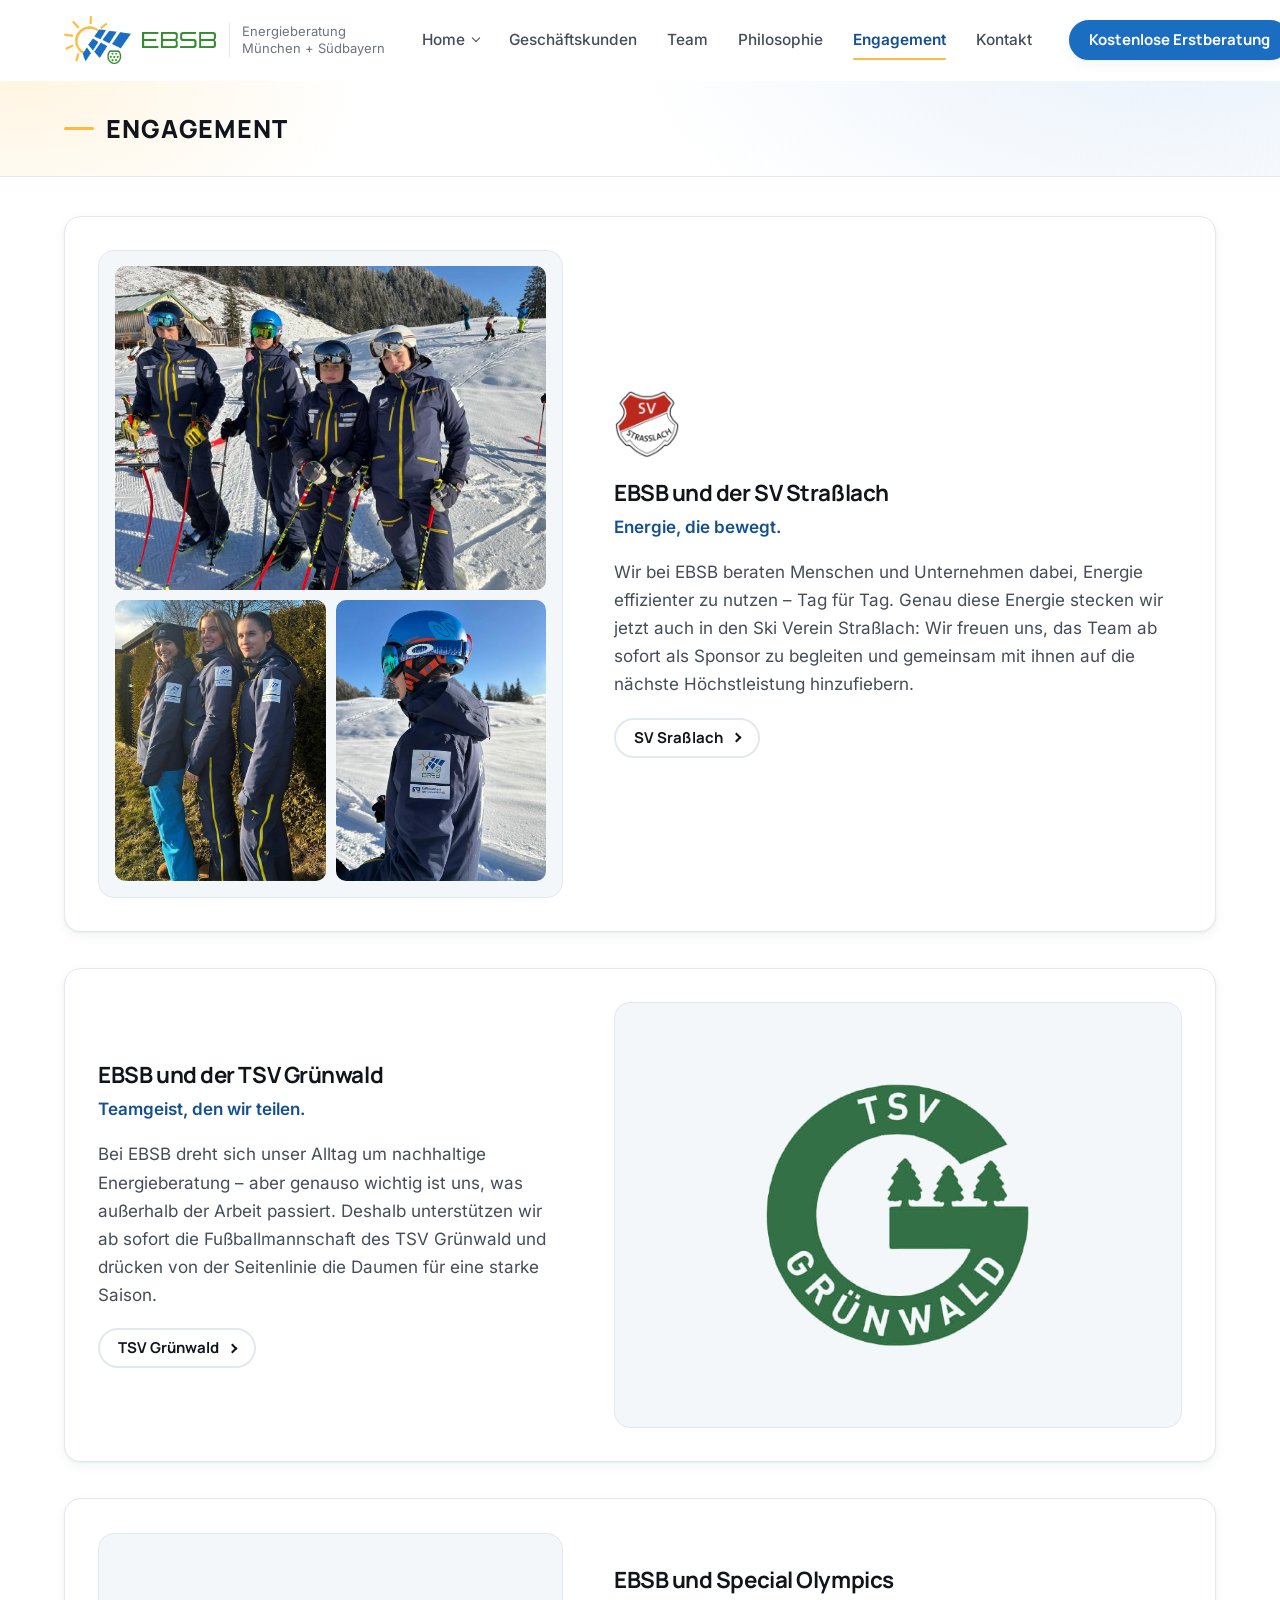
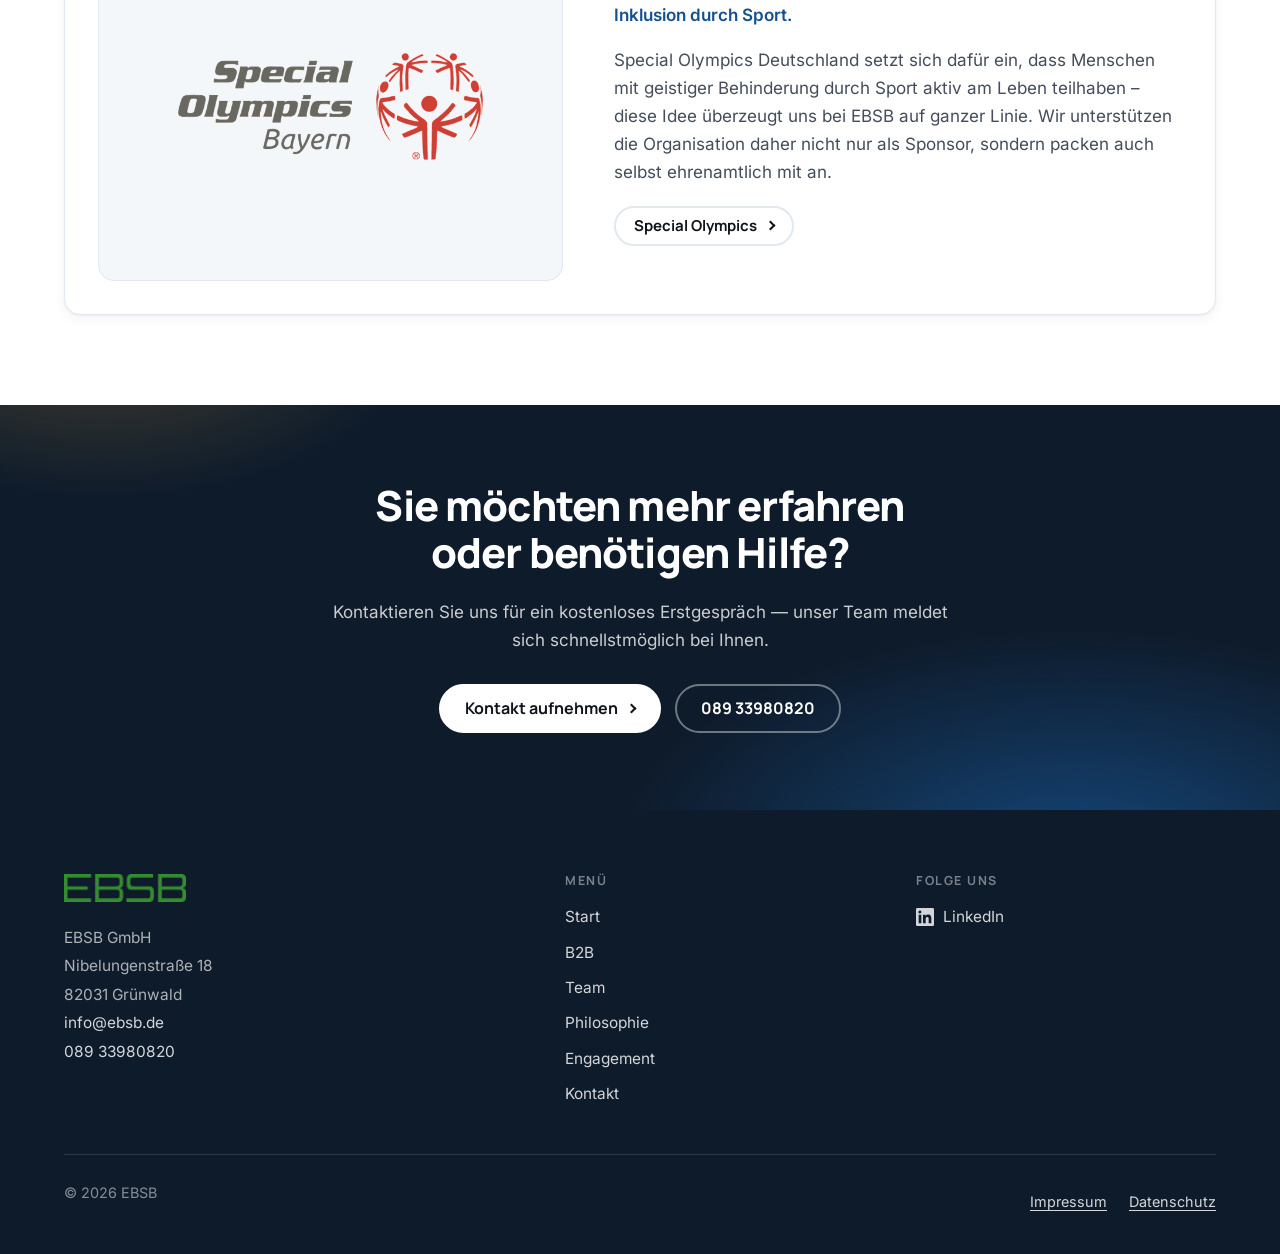
<file: engagement.html>
<!DOCTYPE html>
<html lang="de">
<head>
<meta charset="UTF-8" />
<meta name="viewport" content="width=device-width, initial-scale=1" />
<title>Engagement | EBSB</title>
<meta name="description" content="EBSB unterstützt den Ski Verein des SV Straßlach, die Fußballmannschaft des TSV Grünwald sowie Special Olympics Deutschland — ehrenamtlich und als Sponsor." />
<link rel="canonical" href="https://www.ebsb.de/engagement" />
<meta property="og:type" content="website" />
<meta property="og:locale" content="de_DE" />
<meta property="og:site_name" content="EBSB GmbH" />
<meta property="og:title" content="Engagement | EBSB" />
<meta property="og:description" content="Energie, die bewegt — unser Engagement für Sport und Gesellschaft in der Region." />
<meta property="og:url" content="https://www.ebsb.de/engagement" />
<meta property="og:image" content="https://www.ebsb.de/assets/img/logo-ebsb.png" />
<meta name="theme-color" content="#1b6dc1" />
<link rel="icon" href="favicon.svg" type="image/svg+xml" />
<link rel="apple-touch-icon" href="apple-touch-icon.png" />
<link rel="preload" href="assets/fonts/inter-latin.woff2" as="font" type="font/woff2" crossorigin />
<link rel="preload" href="assets/fonts/manrope-latin.woff2" as="font" type="font/woff2" crossorigin />
<link rel="stylesheet" href="assets/css/fonts.css" />
<link rel="stylesheet" href="assets/css/style.css?v=20260915c" />
<script>document.documentElement.className+=" js";</script>
</head>
<body>
<a class="skip-link" href="#main">Zum Inhalt springen</a>

<header class="site-header">
  <div class="container">
    <a class="brand" href="/" aria-label="EBSB GmbH — Startseite">
      <img class="brand-mark" src="assets/img/logo-mark.png" alt="" width="67" height="48" />
      <img class="brand-word" src="assets/img/logo-wordmark.png" alt="EBSB" width="74" height="17" />
      <span class="brand-sub">Energieberatung<br>München + Südbayern</span>
    </a>
    <button class="nav-toggle" aria-label="Menü öffnen" aria-expanded="false" aria-controls="primary-nav">
      <span></span><span></span><span></span>
    </button>
    <nav class="main-nav" id="primary-nav" aria-label="Hauptnavigation">
      <ul>
        <li class="has-sub">
          <a href="/">Home</a>
          <button type="button" class="caret-btn" aria-haspopup="true" aria-expanded="false" aria-controls="home-subnav" aria-label="Untermenü „Home“ anzeigen">
            <span class="caret" aria-hidden="true"></span>
          </button>
          <ul class="subnav" id="home-subnav">
            <li><a href="/">Startseite</a></li>
            <li><a href="/#service">Privatkunden</a></li>
          </ul>
        </li>
        <li><a href="b2b.html">Geschäftskunden</a></li>
        <li><a href="team.html">Team</a></li>
        <li><a href="philosophie.html">Philosophie</a></li>
        <li><a href="engagement.html" aria-current="page">Engagement</a></li>
        <li><a href="kontakt.html">Kontakt</a></li>
        <li class="nav-cta"><a class="btn btn-primary btn-sm" href="kontakt.html">Kostenlose Erstberatung</a></li>
      </ul>
    </nav>
    <div class="header-cta">
      <a class="btn btn-primary btn-sm" href="kontakt.html">Kostenlose Erstberatung</a>
    </div>
  </div>
</header>

<main id="main">

  <section class="page-hero">
    <div class="container">
      <h1 class="section-title">Engagement</h1>
    </div>
  </section>

  <section class="section">
    <div class="container">
      <div class="partners">

        <article class="partner reveal">
          <div class="partner-figure partner-gallery">
            <picture>
              <source srcset="assets/img/engagement-strasslach-slope.webp" type="image/webp" />
              <img src="assets/img/engagement-strasslach-slope.jpg" alt="Skiteam des SV Straßlach auf der Piste" width="1200" height="900" loading="lazy" />
            </picture>
            <picture class="crop-in">
              <source srcset="assets/img/engagement-strasslach-portrait-a.webp" type="image/webp" />
              <img src="assets/img/engagement-strasslach-portrait-a.jpg" alt="Drei Athletinnen des SV Straßlach in Teamjacken" width="800" height="1067" loading="lazy" />
            </picture>
            <picture>
              <source srcset="assets/img/engagement-strasslach-portrait-b.webp" type="image/webp" />
              <img src="assets/img/engagement-strasslach-portrait-b.jpg" alt="Athlet mit EBSB-Sponsorenaufnäher auf der Skijacke" width="800" height="1067" loading="lazy" />
            </picture>
          </div>
          <div>
            <img class="partner-logo" src="assets/img/logo-sv-strasslach.png" alt="SV Straßlach" width="288" height="295" loading="lazy" />
            <h3>EBSB und der SV Straßlach</h3>
            <p class="tagline">Energie, die bewegt.</p>
            <p>Wir bei EBSB beraten Menschen und Unternehmen dabei, Energie effizienter zu nutzen – Tag für Tag. Genau diese Energie stecken wir jetzt auch in den Ski Verein Straßlach: Wir freuen uns, das Team ab sofort als Sponsor zu begleiten und gemeinsam mit ihnen auf die nächste Höchstleistung hinzufiebern.</p>
            <p><a class="btn btn-outline btn-sm btn-arrow" href="https://sv-strasslach.de/ski-bergsport/" target="_blank" rel="noopener noreferrer">SV Sraßlach</a></p>
          </div>
        </article>

        <article class="partner reveal">
          <div class="partner-figure logo-panel">
            <img src="assets/img/logo-tsv-gruenwald.png" alt="TSV Grünwald" width="373" height="373" loading="lazy" />
          </div>
          <div>
            <h3>EBSB und der TSV Grünwald</h3>
            <p class="tagline">Teamgeist, den wir teilen.</p>
            <p>Bei EBSB dreht sich unser Alltag um nachhaltige Energieberatung – aber genauso wichtig ist uns, was außerhalb der Arbeit passiert. Deshalb unterstützen wir ab sofort die Fußballmannschaft des TSV Grünwald und drücken von der Seitenlinie die Daumen für eine starke Saison.</p>
            <p><a class="btn btn-outline btn-sm btn-arrow" href="https://tsv-gruenwald.de/fussball/" target="_blank" rel="noopener noreferrer">TSV Grünwald</a></p>
          </div>
        </article>

        <article class="partner reveal">
          <div class="partner-figure logo-panel">
            <img src="assets/img/logo-special-olympics.png" alt="Special Olympics Bayern" width="520" height="184" loading="lazy" />
          </div>
          <div>
            <h3>EBSB und Special Olympics</h3>
            <p class="tagline">Inklusion durch Sport.</p>
            <p>Special Olympics Deutschland setzt sich dafür ein, dass Menschen mit geistiger Behinderung durch Sport aktiv am Leben teilhaben – diese Idee überzeugt uns bei EBSB auf ganzer Linie. Wir unterstützen die Organisation daher nicht nur als Sponsor, sondern packen auch selbst ehrenamtlich mit an.</p>
            <p><a class="btn btn-outline btn-sm btn-arrow" href="https://specialolympics.de/startseite" target="_blank" rel="noopener noreferrer">Special Olympics</a></p>
          </div>
        </article>

      </div>
    </div>
  </section>

  <section class="cta-band">
    <div class="container">
      <h2>Sie möchten mehr erfahren oder benötigen Hilfe?</h2>
      <p>Kontaktieren Sie uns für ein kostenloses Erstgespräch — unser Team meldet sich schnellstmöglich bei Ihnen.</p>
      <div class="btn-row">
        <a class="btn btn-light btn-arrow" href="kontakt.html">Kontakt aufnehmen</a>
        <a class="btn btn-on-dark" href="tel:+498933980820">089 33980820</a>
      </div>
    </div>
  </section>

</main>

<footer class="site-footer">
  <div class="container">
    <div class="footer-grid">
      <div class="footer-brand">
        <img src="assets/img/logo-wordmark.png" alt="EBSB" width="122" height="28" loading="lazy" />
        <address>
          EBSB GmbH<br />
          Nibelungenstraße 18<br />
          82031 Grünwald<br />
          <a href="mailto:info@ebsb.de">info@ebsb.de</a><br />
          <a href="tel:+498933980820">089 33980820</a>
        </address>
      </div>
      <nav aria-labelledby="footer-menu">
        <h2 id="footer-menu">Menü</h2>
        <ul>
          <li><a href="/">Start</a></li>
          <li><a href="b2b.html">B2B</a></li>
          <li><a href="team.html">Team</a></li>
          <li><a href="philosophie.html">Philosophie</a></li>
          <li><a href="engagement.html">Engagement</a></li>
          <li><a href="kontakt.html">Kontakt</a></li>
        </ul>
      </nav>
      <div>
        <h2 id="footer-social">Folge uns</h2>
        <ul aria-labelledby="footer-social">
          <li>
            <a class="social" href="https://www.linkedin.com/company/ebsb-de" target="_blank" rel="noopener noreferrer">
              <svg viewBox="0 0 24 24" fill="currentColor" aria-hidden="true"><path d="M20.45 20.45h-3.56v-5.57c0-1.33-.02-3.04-1.85-3.04-1.85 0-2.14 1.45-2.14 2.94v5.67H9.35V9h3.41v1.56h.05a3.74 3.74 0 0 1 3.37-1.85c3.6 0 4.27 2.37 4.27 5.46v6.28zM5.34 7.43a2.07 2.07 0 1 1 0-4.13 2.07 2.07 0 0 1 0 4.13zM7.12 20.45H3.55V9h3.57v11.45zM22.22 0H1.77C.79 0 0 .77 0 1.72v20.56C0 23.23.79 24 1.77 24h20.45c.98 0 1.78-.77 1.78-1.72V1.72C24 .77 23.2 0 22.22 0z"/></svg>
              LinkedIn
            </a>
          </li>
        </ul>
      </div>
    </div>
    <div class="footer-bottom">
      <p>© 2026 EBSB</p>
      <ul>
        <li><a href="impressum.html">Impressum</a></li>
        <li><a href="datenschutz.html">Datenschutz</a></li>
      </ul>
    </div>
  </div>
</footer>

<script src="assets/js/main.js?v=20260908f"></script>
</body>
</html>
</file>
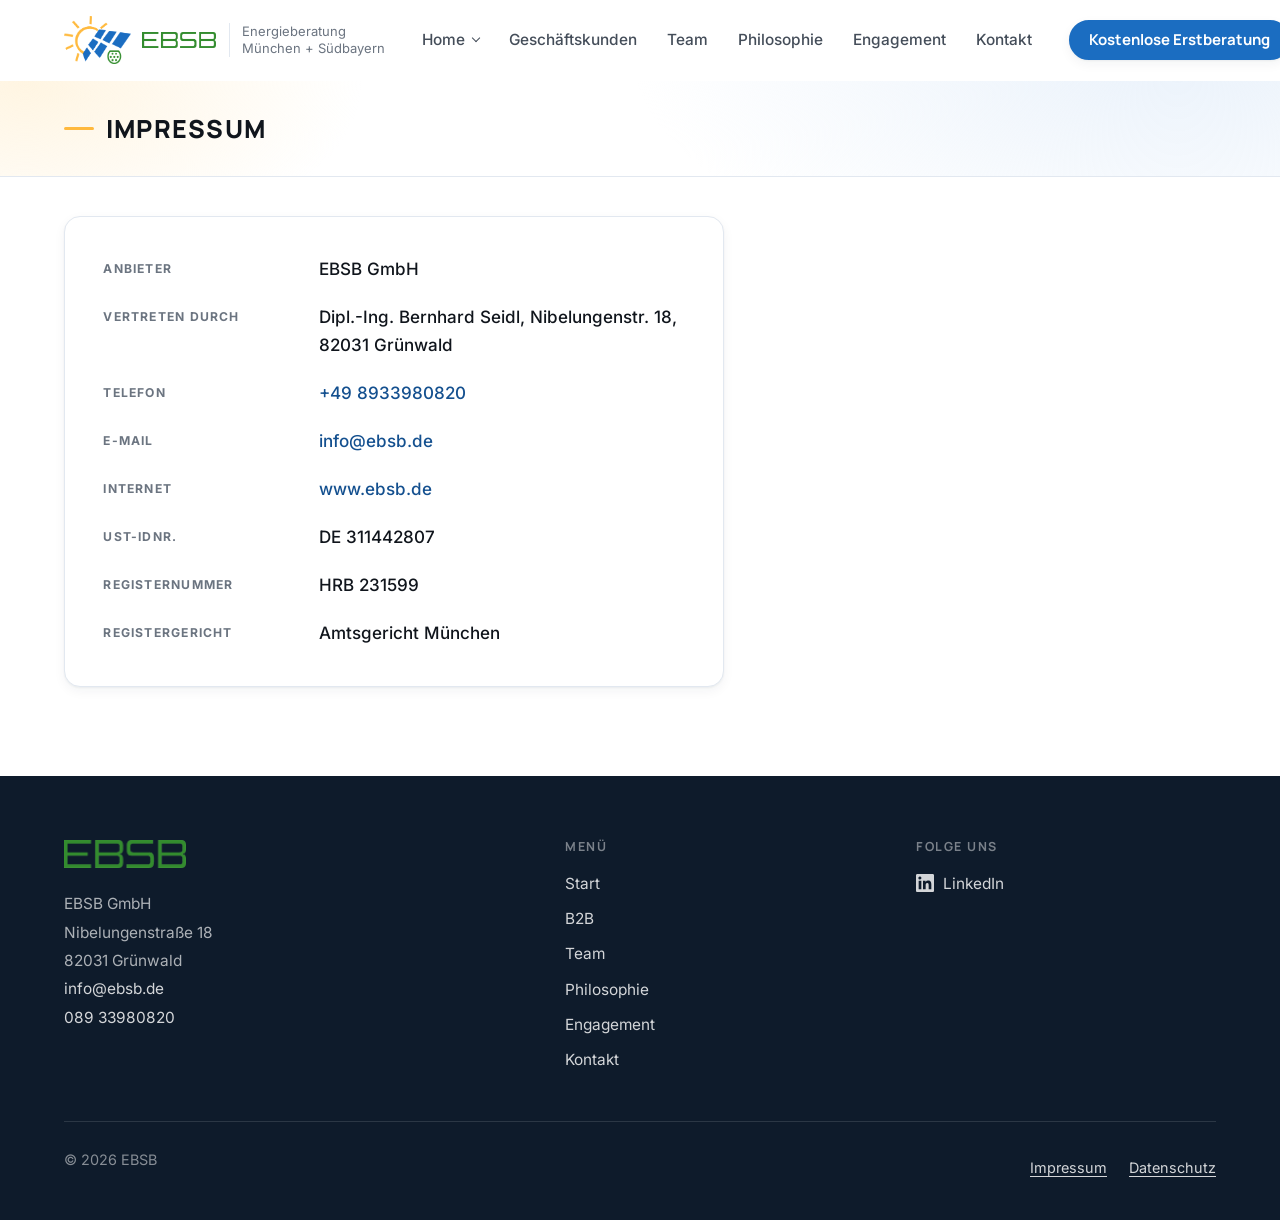
<file: impressum.html>
<!DOCTYPE html>
<html lang="de">
<head>
<meta charset="UTF-8" />
<meta name="viewport" content="width=device-width, initial-scale=1" />
<title>Impressum | EBSB</title>
<meta name="description" content="Impressum der EBSB GmbH, Nibelungenstraße 18, 82031 Grünwald — Angaben gemäß § 5 TMG." />
<link rel="canonical" href="https://www.ebsb.de/impressum" />
<meta name="robots" content="noindex, follow" />
<meta name="theme-color" content="#1b6dc1" />
<link rel="icon" href="favicon.svg" type="image/svg+xml" />
<link rel="apple-touch-icon" href="apple-touch-icon.png" />
<link rel="preload" href="assets/fonts/inter-latin.woff2" as="font" type="font/woff2" crossorigin />
<link rel="preload" href="assets/fonts/manrope-latin.woff2" as="font" type="font/woff2" crossorigin />
<link rel="stylesheet" href="assets/css/fonts.css" />
<link rel="stylesheet" href="assets/css/style.css?v=20260915c" />
<script>document.documentElement.className+=" js";</script>
</head>
<body>
<a class="skip-link" href="#main">Zum Inhalt springen</a>

<header class="site-header">
  <div class="container">
    <a class="brand" href="/" aria-label="EBSB GmbH — Startseite">
      <img class="brand-mark" src="assets/img/logo-mark.png" alt="" width="67" height="48" />
      <img class="brand-word" src="assets/img/logo-wordmark.png" alt="EBSB" width="74" height="17" />
      <span class="brand-sub">Energieberatung<br>München + Südbayern</span>
    </a>
    <button class="nav-toggle" aria-label="Menü öffnen" aria-expanded="false" aria-controls="primary-nav">
      <span></span><span></span><span></span>
    </button>
    <nav class="main-nav" id="primary-nav" aria-label="Hauptnavigation">
      <ul>
        <li class="has-sub">
          <a href="/">Home</a>
          <button type="button" class="caret-btn" aria-haspopup="true" aria-expanded="false" aria-controls="home-subnav" aria-label="Untermenü „Home“ anzeigen">
            <span class="caret" aria-hidden="true"></span>
          </button>
          <ul class="subnav" id="home-subnav">
            <li><a href="/">Startseite</a></li>
            <li><a href="/#service">Privatkunden</a></li>
          </ul>
        </li>
        <li><a href="b2b.html">Geschäftskunden</a></li>
        <li><a href="team.html">Team</a></li>
        <li><a href="philosophie.html">Philosophie</a></li>
        <li><a href="engagement.html">Engagement</a></li>
        <li><a href="kontakt.html">Kontakt</a></li>
        <li class="nav-cta"><a class="btn btn-primary btn-sm" href="kontakt.html">Kostenlose Erstberatung</a></li>
      </ul>
    </nav>
    <div class="header-cta">
      <a class="btn btn-primary btn-sm" href="kontakt.html">Kostenlose Erstberatung</a>
    </div>
  </div>
</header>

<main id="main">

  <section class="page-hero">
    <div class="container">
      <h1 class="section-title">Impressum</h1>
    </div>
  </section>

  <section class="section">
    <div class="container">
      <dl class="imprint-card">
        <div class="imprint-row">
          <dt>Anbieter</dt>
          <dd>EBSB GmbH</dd>
        </div>
        <div class="imprint-row">
          <dt>Vertreten durch</dt>
          <dd>Dipl.-Ing. Bernhard Seidl, Nibelungenstr. 18, 82031 Grünwald</dd>
        </div>
        <div class="imprint-row">
          <dt>Telefon</dt>
          <dd><a href="tel:+498933980820">+49 8933980820</a></dd>
        </div>
        <div class="imprint-row">
          <dt>E-Mail</dt>
          <dd><a href="mailto:info@ebsb.de">info@ebsb.de</a></dd>
        </div>
        <div class="imprint-row">
          <dt>Internet</dt>
          <dd><a href="https://www.ebsb.de">www.ebsb.de</a></dd>
        </div>
        <div class="imprint-row">
          <dt>USt-IdNr.</dt>
          <dd>DE 311442807</dd>
        </div>
        <div class="imprint-row">
          <dt>Registernummer</dt>
          <dd>HRB 231599</dd>
        </div>
        <div class="imprint-row">
          <dt>Registergericht</dt>
          <dd>Amtsgericht München</dd>
        </div>
      </dl>
    </div>
  </section>

</main>

<footer class="site-footer">
  <div class="container">
    <div class="footer-grid">
      <div class="footer-brand">
        <img src="assets/img/logo-wordmark.png" alt="EBSB" width="122" height="28" loading="lazy" />
        <address>
          EBSB GmbH<br />
          Nibelungenstraße 18<br />
          82031 Grünwald<br />
          <a href="mailto:info@ebsb.de">info@ebsb.de</a><br />
          <a href="tel:+498933980820">089 33980820</a>
        </address>
      </div>
      <nav aria-labelledby="footer-menu">
        <h2 id="footer-menu">Menü</h2>
        <ul>
          <li><a href="/">Start</a></li>
          <li><a href="b2b.html">B2B</a></li>
          <li><a href="team.html">Team</a></li>
          <li><a href="philosophie.html">Philosophie</a></li>
          <li><a href="engagement.html">Engagement</a></li>
          <li><a href="kontakt.html">Kontakt</a></li>
        </ul>
      </nav>
      <div>
        <h2 id="footer-social">Folge uns</h2>
        <ul aria-labelledby="footer-social">
          <li>
            <a class="social" href="https://www.linkedin.com/company/ebsb-de" target="_blank" rel="noopener noreferrer">
              <svg viewBox="0 0 24 24" fill="currentColor" aria-hidden="true"><path d="M20.45 20.45h-3.56v-5.57c0-1.33-.02-3.04-1.85-3.04-1.85 0-2.14 1.45-2.14 2.94v5.67H9.35V9h3.41v1.56h.05a3.74 3.74 0 0 1 3.37-1.85c3.6 0 4.27 2.37 4.27 5.46v6.28zM5.34 7.43a2.07 2.07 0 1 1 0-4.13 2.07 2.07 0 0 1 0 4.13zM7.12 20.45H3.55V9h3.57v11.45zM22.22 0H1.77C.79 0 0 .77 0 1.72v20.56C0 23.23.79 24 1.77 24h20.45c.98 0 1.78-.77 1.78-1.72V1.72C24 .77 23.2 0 22.22 0z"/></svg>
              LinkedIn
            </a>
          </li>
        </ul>
      </div>
    </div>
    <div class="footer-bottom">
      <p>© 2026 EBSB</p>
      <ul>
        <li><a href="impressum.html">Impressum</a></li>
        <li><a href="datenschutz.html">Datenschutz</a></li>
      </ul>
    </div>
  </div>
</footer>

<script src="assets/js/main.js?v=20260908f"></script>
</body>
</html>
</file>
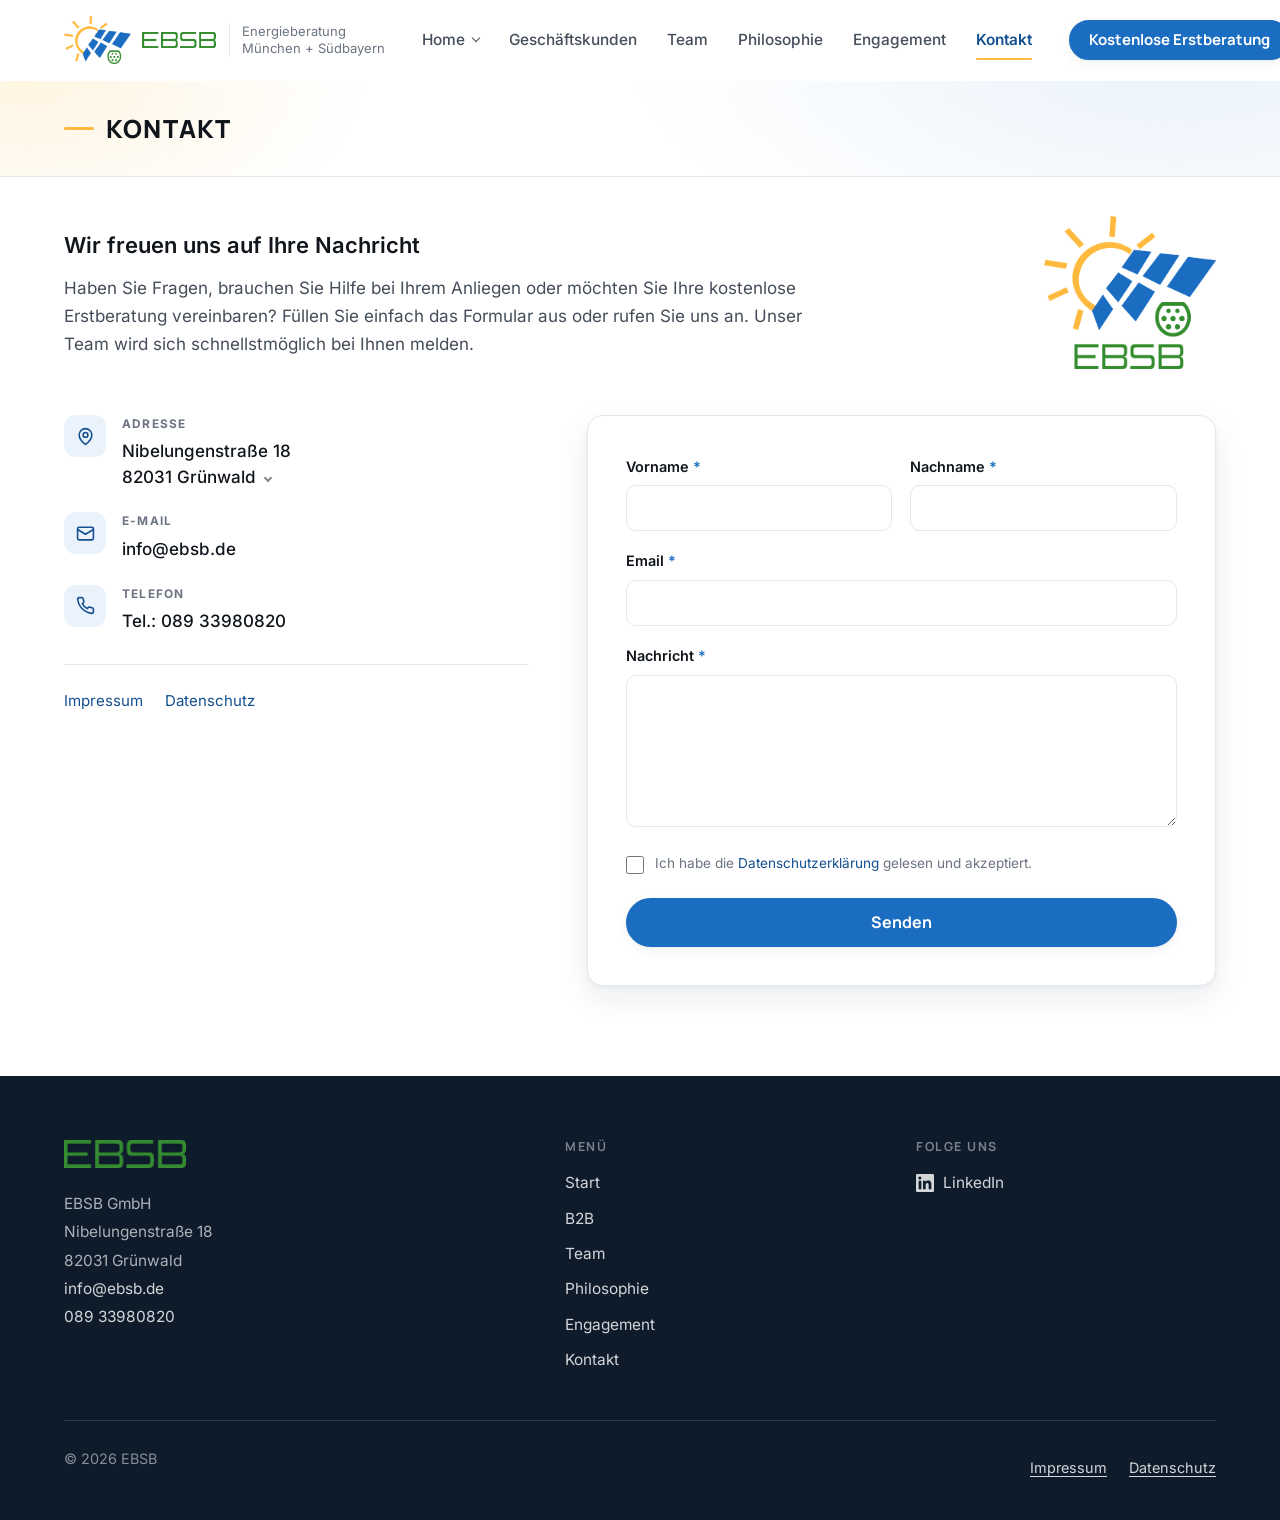
<file: kontakt.html>
<!DOCTYPE html>
<html lang="de">
<head>
<meta charset="UTF-8" />
<meta name="viewport" content="width=device-width, initial-scale=1" />
<title>Kontakt | EBSB</title>
<meta name="description" content="Kontaktieren Sie die EBSB GmbH in Grünwald bei München: Nibelungenstraße 18, info@ebsb.de, Tel. 089 33980820. Unser Team meldet sich schnellstmöglich bei Ihnen." />
<link rel="canonical" href="https://www.ebsb.de/kontakt" />
<meta property="og:type" content="website" />
<meta property="og:locale" content="de_DE" />
<meta property="og:site_name" content="EBSB GmbH" />
<meta property="og:title" content="Kontakt | EBSB" />
<meta property="og:description" content="Fragen, Wünsche oder Hilfe benötigt? Zögern Sie nicht uns zu kontaktieren." />
<meta property="og:url" content="https://www.ebsb.de/kontakt" />
<meta property="og:image" content="https://www.ebsb.de/assets/img/logo-ebsb.png" />
<meta name="theme-color" content="#1b6dc1" />
<link rel="icon" href="favicon.svg" type="image/svg+xml" />
<link rel="apple-touch-icon" href="apple-touch-icon.png" />
<link rel="preload" href="assets/fonts/inter-latin.woff2" as="font" type="font/woff2" crossorigin />
<link rel="preload" href="assets/fonts/manrope-latin.woff2" as="font" type="font/woff2" crossorigin />
<link rel="stylesheet" href="assets/css/fonts.css" />
<link rel="stylesheet" href="assets/css/style.css?v=20260915c" />
<script>document.documentElement.className+=" js";</script>
</head>
<body>
<a class="skip-link" href="#main">Zum Inhalt springen</a>

<header class="site-header">
  <div class="container">
    <a class="brand" href="/" aria-label="EBSB GmbH — Startseite">
      <img class="brand-mark" src="assets/img/logo-mark.png" alt="" width="67" height="48" />
      <img class="brand-word" src="assets/img/logo-wordmark.png" alt="EBSB" width="74" height="17" />
      <span class="brand-sub">Energieberatung<br>München + Südbayern</span>
    </a>
    <button class="nav-toggle" aria-label="Menü öffnen" aria-expanded="false" aria-controls="primary-nav">
      <span></span><span></span><span></span>
    </button>
    <nav class="main-nav" id="primary-nav" aria-label="Hauptnavigation">
      <ul>
        <li class="has-sub">
          <a href="/">Home</a>
          <button type="button" class="caret-btn" aria-haspopup="true" aria-expanded="false" aria-controls="home-subnav" aria-label="Untermenü „Home“ anzeigen">
            <span class="caret" aria-hidden="true"></span>
          </button>
          <ul class="subnav" id="home-subnav">
            <li><a href="/">Startseite</a></li>
            <li><a href="/#service">Privatkunden</a></li>
          </ul>
        </li>
        <li><a href="b2b.html">Geschäftskunden</a></li>
        <li><a href="team.html">Team</a></li>
        <li><a href="philosophie.html">Philosophie</a></li>
        <li><a href="engagement.html">Engagement</a></li>
        <li><a href="kontakt.html" aria-current="page">Kontakt</a></li>
        <li class="nav-cta"><a class="btn btn-primary btn-sm" href="kontakt.html">Kostenlose Erstberatung</a></li>
      </ul>
    </nav>
    <div class="header-cta">
      <a class="btn btn-primary btn-sm" href="kontakt.html">Kostenlose Erstberatung</a>
    </div>
  </div>
</header>

<main id="main">

  <section class="page-hero">
    <div class="container">
      <h1 class="section-title">Kontakt</h1>
    </div>
  </section>

  <section class="section">
    <div class="container">
      <div class="page-intro page-intro-split">
        <div>
          <p class="lead-line">Wir freuen uns auf Ihre Nachricht</p>
          <p>Haben Sie Fragen, brauchen Sie Hilfe bei Ihrem Anliegen oder möchten Sie Ihre kostenlose Erstberatung vereinbaren? Füllen Sie einfach das Formular aus oder rufen Sie uns an. Unser Team wird sich schnellstmöglich bei Ihnen melden.</p>
        </div>
        <!-- Dekorativ: das Logo steht schon im Seitenkopf, daher leeres alt. -->
        <img class="page-intro-mark" src="assets/img/logo-ebsb.png" alt="" width="900" height="803" loading="lazy" decoding="async" />
      </div>

      <div class="contact-grid">

        <div>
          <ul class="contact-list">
            <li>
              <span class="ico" aria-hidden="true">
                <svg viewBox="0 0 24 24" fill="none" stroke="currentColor" stroke-width="2" stroke-linecap="round" stroke-linejoin="round">
                  <path d="M20 10c0 6-8 12-8 12s-8-6-8-12a8 8 0 0 1 16 0Z" /><circle cx="12" cy="10" r="3" />
                </svg>
              </span>
              <div>
                <span class="label">Adresse</span>
                <!-- Ein Klick auf die Adresse klappt die Kartenlinks auf. <details>
                     kann das von sich aus, also braucht es dafuer kein JavaScript. -->
                <address>
                  <details class="map-choice">
                    <summary>Nibelungenstraße 18<br />82031 Grünwald</summary>
                    <ul>
                      <li><a href="https://www.google.com/maps/search/?api=1&amp;query=Nibelungenstra%C3%9Fe%2018%2C%2082031%20Gr%C3%BCnwald" target="_blank" rel="noopener noreferrer">
                        <img class="map-ico" src="assets/img/maps-google.png" alt="" width="100" height="144" loading="lazy" decoding="async" />In Google Maps öffnen</a></li>
                      <li><a href="https://maps.apple.com/?q=Nibelungenstra%C3%9Fe%2018%2C%2082031%20Gr%C3%BCnwald" target="_blank" rel="noopener noreferrer">
                        <img class="map-ico" src="assets/img/maps-apple.png" alt="" width="144" height="143" loading="lazy" decoding="async" />In Apple Maps öffnen</a></li>
                    </ul>
                  </details>
                </address>
              </div>
            </li>
            <li>
              <span class="ico" aria-hidden="true">
                <svg viewBox="0 0 24 24" fill="none" stroke="currentColor" stroke-width="2" stroke-linecap="round" stroke-linejoin="round">
                  <rect x="2" y="4" width="20" height="16" rx="2" /><path d="m22 7-10 6L2 7" />
                </svg>
              </span>
              <div>
                <span class="label">E-Mail</span>
                <a href="mailto:info@ebsb.de">info@ebsb.de</a>
              </div>
            </li>
            <li>
              <span class="ico" aria-hidden="true">
                <svg viewBox="0 0 24 24" fill="none" stroke="currentColor" stroke-width="2" stroke-linecap="round" stroke-linejoin="round">
                  <path d="M22 16.92v3a2 2 0 0 1-2.18 2 19.79 19.79 0 0 1-8.63-3.07 19.5 19.5 0 0 1-6-6 19.79 19.79 0 0 1-3.07-8.67A2 2 0 0 1 4.11 2h3a2 2 0 0 1 2 1.72c.13.96.36 1.9.7 2.81a2 2 0 0 1-.45 2.11L8.09 9.91a16 16 0 0 0 6 6l1.27-1.27a2 2 0 0 1 2.11-.45c.9.34 1.85.57 2.81.7A2 2 0 0 1 22 16.92Z" />
                </svg>
              </span>
              <div>
                <span class="label">Telefon</span>
                <a href="tel:+498933980820">Tel.: 089 33980820</a>
              </div>
            </li>
          </ul>

          <div class="legal-links">
            <ul>
              <li><a href="impressum.html">Impressum</a></li>
              <li><a href="datenschutz.html">Datenschutz</a></li>
            </ul>
          </div>
        </div>

        <div class="form-card">
          <form id="kontakt-form" action="https://api.web3forms.com/submit" method="POST" novalidate>
            <!-- Web3Forms: der Access Key wird in assets/js/main.js gesetzt und hier
                 gespiegelt (er ist oeffentlich und darf im Quelltext stehen). Das
                 Ziel-Postfach haengt am Key im Web3Forms-Konto: info@ebsb.de. -->
            <input type="hidden" name="access_key" value="9e0b6098-4732-4817-a9fd-0e63d7c53ee9" />
            <input type="hidden" name="subject" value="Neue Anfrage über ebsb.de" />
            <input type="hidden" name="from_name" value="ebsb.de" />
            <!-- Antworten gehen direkt an den Absender statt an ebsb.de. -->
            <input type="hidden" name="replyto" value="Email" />

            <div class="hp" aria-hidden="true">
              <label for="botcheck">Bitte dieses Feld leer lassen</label>
              <input id="botcheck" type="text" name="botcheck" tabindex="-1" autocomplete="off" />
            </div>

            <div class="field-row">
              <div class="field">
                <label for="vorname">Vorname <span class="req" aria-hidden="true">*</span></label>
                <input id="vorname" name="Vorname" type="text" autocomplete="given-name" required />
                <p class="error">Bitte geben Sie Ihren Vornamen an.</p>
              </div>
              <div class="field">
                <label for="nachname">Nachname <span class="req" aria-hidden="true">*</span></label>
                <input id="nachname" name="Nachname" type="text" autocomplete="family-name" required />
                <p class="error">Bitte geben Sie Ihren Nachnamen an.</p>
              </div>
            </div>

            <div class="field">
              <label for="email">Email <span class="req" aria-hidden="true">*</span></label>
              <input id="email" name="Email" type="email" autocomplete="email" required />
              <p class="error">Bitte geben Sie eine gültige E-Mail-Adresse an.</p>
            </div>

            <div class="field">
              <label for="nachricht">Nachricht <span class="req" aria-hidden="true">*</span></label>
              <textarea id="nachricht" name="Nachricht" rows="6" required></textarea>
              <p class="error">Bitte schreiben Sie uns kurz Ihr Anliegen.</p>
            </div>

            <div class="field-consent">
              <input id="consent" name="Einwilligung" type="checkbox" value="ja" required />
              <label for="consent">Ich habe die <a href="datenschutz.html">Datenschutzerklärung</a> gelesen und akzeptiert.</label>
            </div>

            <button class="btn btn-primary btn-block" type="submit">Senden</button>

            <p class="form-status" role="status" aria-live="polite" hidden></p>
          </form>
        </div>

      </div>
    </div>
  </section>

</main>

<footer class="site-footer">
  <div class="container">
    <div class="footer-grid">
      <div class="footer-brand">
        <img src="assets/img/logo-wordmark.png" alt="EBSB" width="122" height="28" loading="lazy" />
        <address>
          EBSB GmbH<br />
          Nibelungenstraße 18<br />
          82031 Grünwald<br />
          <a href="mailto:info@ebsb.de">info@ebsb.de</a><br />
          <a href="tel:+498933980820">089 33980820</a>
        </address>
      </div>
      <nav aria-labelledby="footer-menu">
        <h2 id="footer-menu">Menü</h2>
        <ul>
          <li><a href="/">Start</a></li>
          <li><a href="b2b.html">B2B</a></li>
          <li><a href="team.html">Team</a></li>
          <li><a href="philosophie.html">Philosophie</a></li>
          <li><a href="engagement.html">Engagement</a></li>
          <li><a href="kontakt.html">Kontakt</a></li>
        </ul>
      </nav>
      <div>
        <h2 id="footer-social">Folge uns</h2>
        <ul aria-labelledby="footer-social">
          <li>
            <a class="social" href="https://www.linkedin.com/company/ebsb-de" target="_blank" rel="noopener noreferrer">
              <svg viewBox="0 0 24 24" fill="currentColor" aria-hidden="true"><path d="M20.45 20.45h-3.56v-5.57c0-1.33-.02-3.04-1.85-3.04-1.85 0-2.14 1.45-2.14 2.94v5.67H9.35V9h3.41v1.56h.05a3.74 3.74 0 0 1 3.37-1.85c3.6 0 4.27 2.37 4.27 5.46v6.28zM5.34 7.43a2.07 2.07 0 1 1 0-4.13 2.07 2.07 0 0 1 0 4.13zM7.12 20.45H3.55V9h3.57v11.45zM22.22 0H1.77C.79 0 0 .77 0 1.72v20.56C0 23.23.79 24 1.77 24h20.45c.98 0 1.78-.77 1.78-1.72V1.72C24 .77 23.2 0 22.22 0z"/></svg>
              LinkedIn
            </a>
          </li>
        </ul>
      </div>
    </div>
    <div class="footer-bottom">
      <p>© 2026 EBSB</p>
      <ul>
        <li><a href="impressum.html">Impressum</a></li>
        <li><a href="datenschutz.html">Datenschutz</a></li>
      </ul>
    </div>
  </div>
</footer>

<script src="assets/js/main.js?v=20260908f"></script>
</body>
</html>
</file>
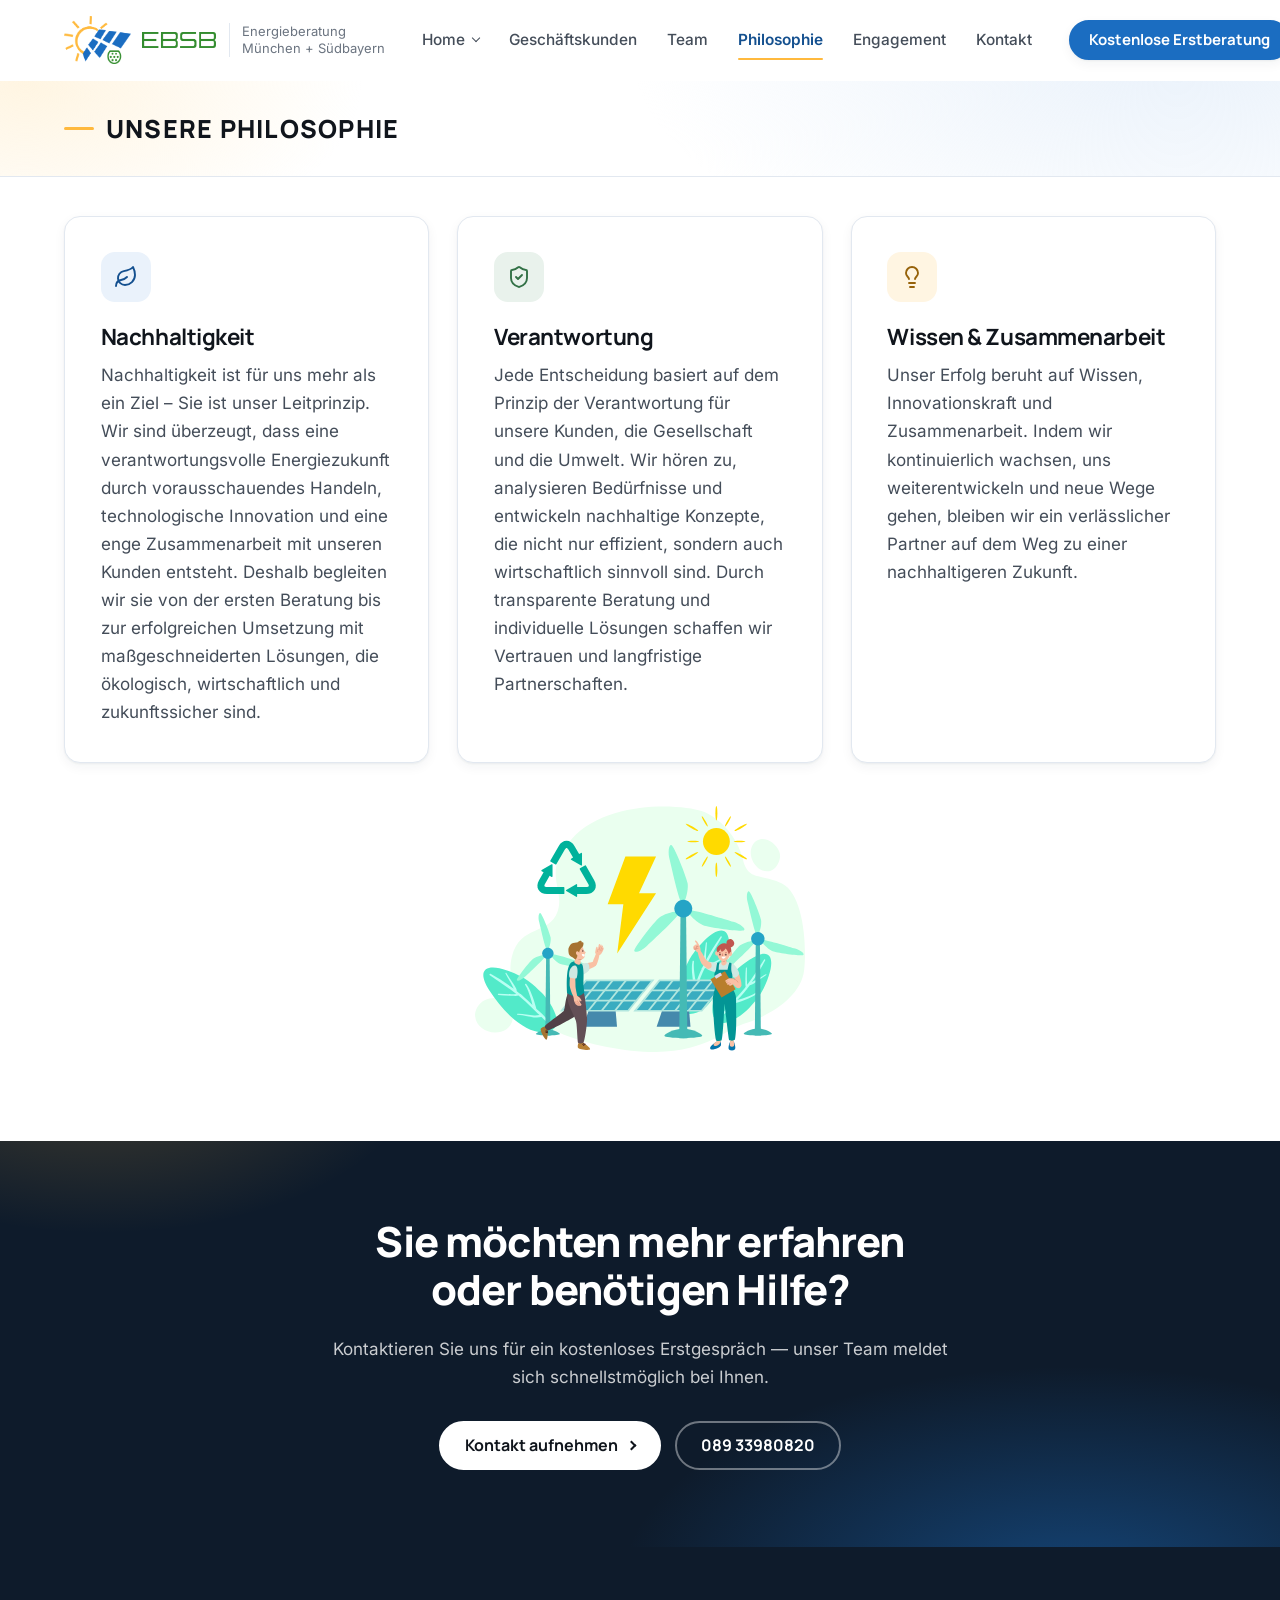
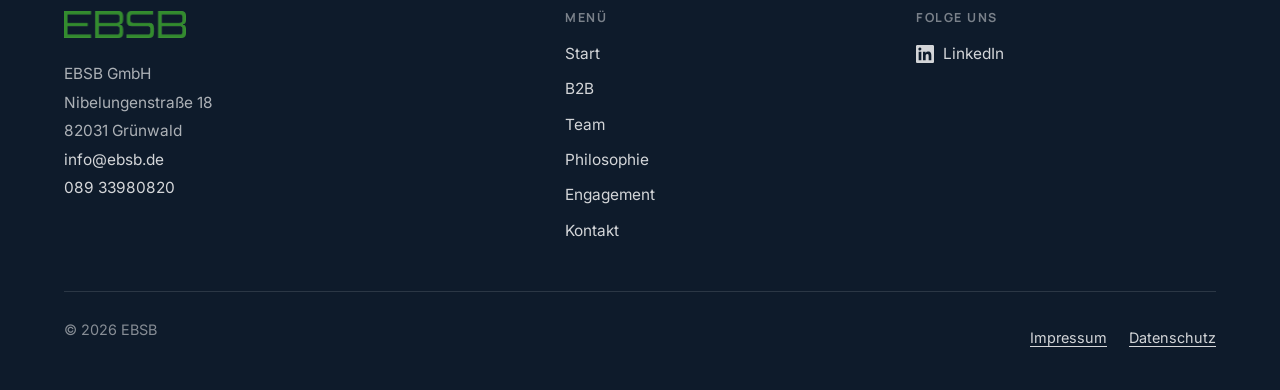
<file: philosophie.html>
<!DOCTYPE html>
<html lang="de">
<head>
<meta charset="UTF-8" />
<meta name="viewport" content="width=device-width, initial-scale=1" />
<title>Philosophie | EBSB</title>
<meta name="description" content="Nachhaltigkeit als Leitprinzip: wie EBSB Kunden von der ersten Beratung bis zur erfolgreichen Umsetzung mit ökologisch, wirtschaftlich und zukunftssicher gedachten Lösungen begleitet." />
<link rel="canonical" href="https://www.ebsb.de/philosophie" />
<meta property="og:type" content="website" />
<meta property="og:locale" content="de_DE" />
<meta property="og:site_name" content="EBSB GmbH" />
<meta property="og:title" content="Philosophie | EBSB" />
<meta property="og:description" content="Nachhaltigkeit ist für uns mehr als ein Ziel – Sie ist unser Leitprinzip." />
<meta property="og:url" content="https://www.ebsb.de/philosophie" />
<meta property="og:image" content="https://www.ebsb.de/assets/img/logo-ebsb.png" />
<meta name="theme-color" content="#1b6dc1" />
<link rel="icon" href="favicon.svg" type="image/svg+xml" />
<link rel="apple-touch-icon" href="apple-touch-icon.png" />
<link rel="preload" href="assets/fonts/inter-latin.woff2" as="font" type="font/woff2" crossorigin />
<link rel="preload" href="assets/fonts/manrope-latin.woff2" as="font" type="font/woff2" crossorigin />
<link rel="stylesheet" href="assets/css/fonts.css" />
<link rel="stylesheet" href="assets/css/style.css?v=20260915c" />
<script>document.documentElement.className+=" js";</script>
</head>
<body>
<a class="skip-link" href="#main">Zum Inhalt springen</a>

<header class="site-header">
  <div class="container">
    <a class="brand" href="/" aria-label="EBSB GmbH — Startseite">
      <img class="brand-mark" src="assets/img/logo-mark.png" alt="" width="67" height="48" />
      <img class="brand-word" src="assets/img/logo-wordmark.png" alt="EBSB" width="74" height="17" />
      <span class="brand-sub">Energieberatung<br>München + Südbayern</span>
    </a>
    <button class="nav-toggle" aria-label="Menü öffnen" aria-expanded="false" aria-controls="primary-nav">
      <span></span><span></span><span></span>
    </button>
    <nav class="main-nav" id="primary-nav" aria-label="Hauptnavigation">
      <ul>
        <li class="has-sub">
          <a href="/">Home</a>
          <button type="button" class="caret-btn" aria-haspopup="true" aria-expanded="false" aria-controls="home-subnav" aria-label="Untermenü „Home“ anzeigen">
            <span class="caret" aria-hidden="true"></span>
          </button>
          <ul class="subnav" id="home-subnav">
            <li><a href="/">Startseite</a></li>
            <li><a href="/#service">Privatkunden</a></li>
          </ul>
        </li>
        <li><a href="b2b.html">Geschäftskunden</a></li>
        <li><a href="team.html">Team</a></li>
        <li><a href="philosophie.html" aria-current="page">Philosophie</a></li>
        <li><a href="engagement.html">Engagement</a></li>
        <li><a href="kontakt.html">Kontakt</a></li>
        <li class="nav-cta"><a class="btn btn-primary btn-sm" href="kontakt.html">Kostenlose Erstberatung</a></li>
      </ul>
    </nav>
    <div class="header-cta">
      <a class="btn btn-primary btn-sm" href="kontakt.html">Kostenlose Erstberatung</a>
    </div>
  </div>
</header>

<main id="main">

  <section class="page-hero">
    <div class="container">
      <h1 class="section-title">Unsere Philosophie</h1>
    </div>
  </section>

  <section class="section">
    <div class="container">
      <div class="principles">

        <article class="principle reveal">
          <div class="ico" aria-hidden="true">
            <svg viewBox="0 0 24 24" fill="none" stroke="currentColor" stroke-width="1.9" stroke-linecap="round" stroke-linejoin="round">
              <path d="M11 20A7 7 0 0 1 9.8 6.1C15.5 5 17 4.48 19 2c1 2 2 4.18 2 8 0 5.5-4.78 10-10 10Z" />
              <path d="M2 21c0-3 1.85-5.36 5.08-6C9.5 14.52 12 13 13 12" />
            </svg>
          </div>
          <h3>Nachhaltigkeit</h3>
          <p>Nachhaltigkeit ist für uns mehr als ein Ziel – Sie ist unser Leitprinzip. Wir sind überzeugt, dass eine verantwortungsvolle Energiezukunft durch vorausschauendes Handeln, technologische Innovation und eine enge Zusammenarbeit mit unseren Kunden entsteht. Deshalb begleiten wir sie von der ersten Beratung bis zur erfolgreichen Umsetzung mit maßgeschneiderten Lösungen, die ökologisch, wirtschaftlich und zukunftssicher sind.</p>
        </article>

        <article class="principle reveal">
          <div class="ico" aria-hidden="true">
            <svg viewBox="0 0 24 24" fill="none" stroke="currentColor" stroke-width="1.9" stroke-linecap="round" stroke-linejoin="round">
              <path d="M20 13c0 5-3.5 7.5-7.66 8.95a1 1 0 0 1-.67-.01C7.5 20.5 4 18 4 13V6a1 1 0 0 1 1-1c2 0 4.5-1.2 6.24-2.72a1.17 1.17 0 0 1 1.52 0C14.51 3.81 17 5 19 5a1 1 0 0 1 1 1Z" />
              <path d="m9 12 2 2 4-4" />
            </svg>
          </div>
          <h3>Verantwortung</h3>
          <p>Jede Entscheidung basiert auf dem Prinzip der Verantwortung für unsere Kunden, die Gesellschaft und die Umwelt. Wir hören zu, analysieren Bedürfnisse und entwickeln nachhaltige Konzepte, die nicht nur effizient, sondern auch wirtschaftlich sinnvoll sind. Durch transparente Beratung und individuelle Lösungen schaffen wir Vertrauen und langfristige Partnerschaften.</p>
        </article>

        <article class="principle reveal">
          <div class="ico" aria-hidden="true">
            <svg viewBox="0 0 24 24" fill="none" stroke="currentColor" stroke-width="1.9" stroke-linecap="round" stroke-linejoin="round">
              <path d="M15 14c.2-1 .7-1.7 1.5-2.5 1-.9 1.5-2.2 1.5-3.5A6 6 0 0 0 6 8c0 1 .2 2.2 1.5 3.5.7.7 1.3 1.5 1.5 2.5" />
              <path d="M9 18h6" /><path d="M10 22h4" />
            </svg>
          </div>
          <h3>Wissen &amp; Zusammenarbeit</h3>
          <p>Unser Erfolg beruht auf Wissen, Innovationskraft und Zusammenarbeit. Indem wir kontinuierlich wachsen, uns weiterentwickeln und neue Wege gehen, bleiben wir ein verlässlicher Partner auf dem Weg zu einer nachhaltigeren Zukunft.</p>
        </article>

      </div>

      <div class="section-figure reveal">
        <img src="assets/img/philosophie-illustration.svg" alt="" width="500" height="375" loading="lazy" />
      </div>
    </div>
  </section>

  <section class="cta-band">
    <div class="container">
      <h2>Sie möchten mehr erfahren oder benötigen Hilfe?</h2>
      <p>Kontaktieren Sie uns für ein kostenloses Erstgespräch — unser Team meldet sich schnellstmöglich bei Ihnen.</p>
      <div class="btn-row">
        <a class="btn btn-light btn-arrow" href="kontakt.html">Kontakt aufnehmen</a>
        <a class="btn btn-on-dark" href="tel:+498933980820">089 33980820</a>
      </div>
    </div>
  </section>

</main>

<footer class="site-footer">
  <div class="container">
    <div class="footer-grid">
      <div class="footer-brand">
        <img src="assets/img/logo-wordmark.png" alt="EBSB" width="122" height="28" loading="lazy" />
        <address>
          EBSB GmbH<br />
          Nibelungenstraße 18<br />
          82031 Grünwald<br />
          <a href="mailto:info@ebsb.de">info@ebsb.de</a><br />
          <a href="tel:+498933980820">089 33980820</a>
        </address>
      </div>
      <nav aria-labelledby="footer-menu">
        <h2 id="footer-menu">Menü</h2>
        <ul>
          <li><a href="/">Start</a></li>
          <li><a href="b2b.html">B2B</a></li>
          <li><a href="team.html">Team</a></li>
          <li><a href="philosophie.html">Philosophie</a></li>
          <li><a href="engagement.html">Engagement</a></li>
          <li><a href="kontakt.html">Kontakt</a></li>
        </ul>
      </nav>
      <div>
        <h2 id="footer-social">Folge uns</h2>
        <ul aria-labelledby="footer-social">
          <li>
            <a class="social" href="https://www.linkedin.com/company/ebsb-de" target="_blank" rel="noopener noreferrer">
              <svg viewBox="0 0 24 24" fill="currentColor" aria-hidden="true"><path d="M20.45 20.45h-3.56v-5.57c0-1.33-.02-3.04-1.85-3.04-1.85 0-2.14 1.45-2.14 2.94v5.67H9.35V9h3.41v1.56h.05a3.74 3.74 0 0 1 3.37-1.85c3.6 0 4.27 2.37 4.27 5.46v6.28zM5.34 7.43a2.07 2.07 0 1 1 0-4.13 2.07 2.07 0 0 1 0 4.13zM7.12 20.45H3.55V9h3.57v11.45zM22.22 0H1.77C.79 0 0 .77 0 1.72v20.56C0 23.23.79 24 1.77 24h20.45c.98 0 1.78-.77 1.78-1.72V1.72C24 .77 23.2 0 22.22 0z"/></svg>
              LinkedIn
            </a>
          </li>
        </ul>
      </div>
    </div>
    <div class="footer-bottom">
      <p>© 2026 EBSB</p>
      <ul>
        <li><a href="impressum.html">Impressum</a></li>
        <li><a href="datenschutz.html">Datenschutz</a></li>
      </ul>
    </div>
  </div>
</footer>

<script src="assets/js/main.js?v=20260908f"></script>
</body>
</html>
</file>
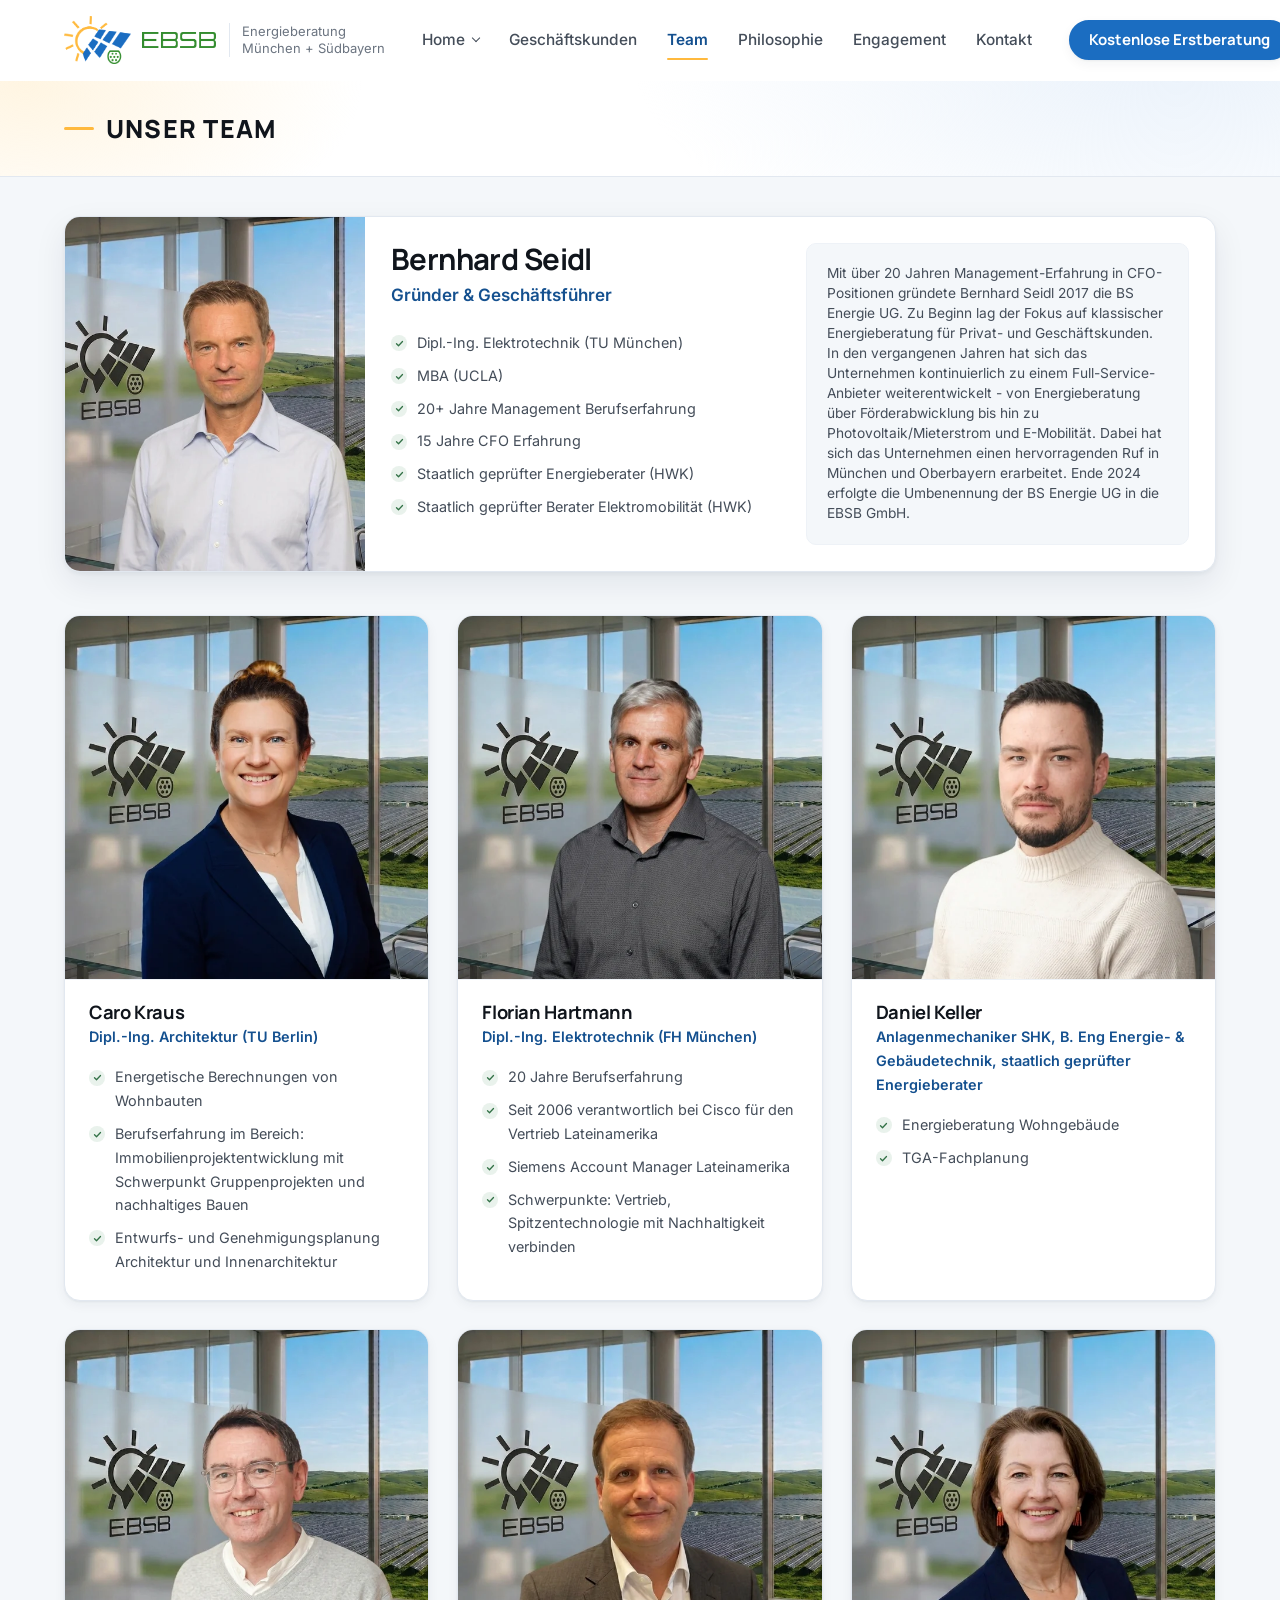
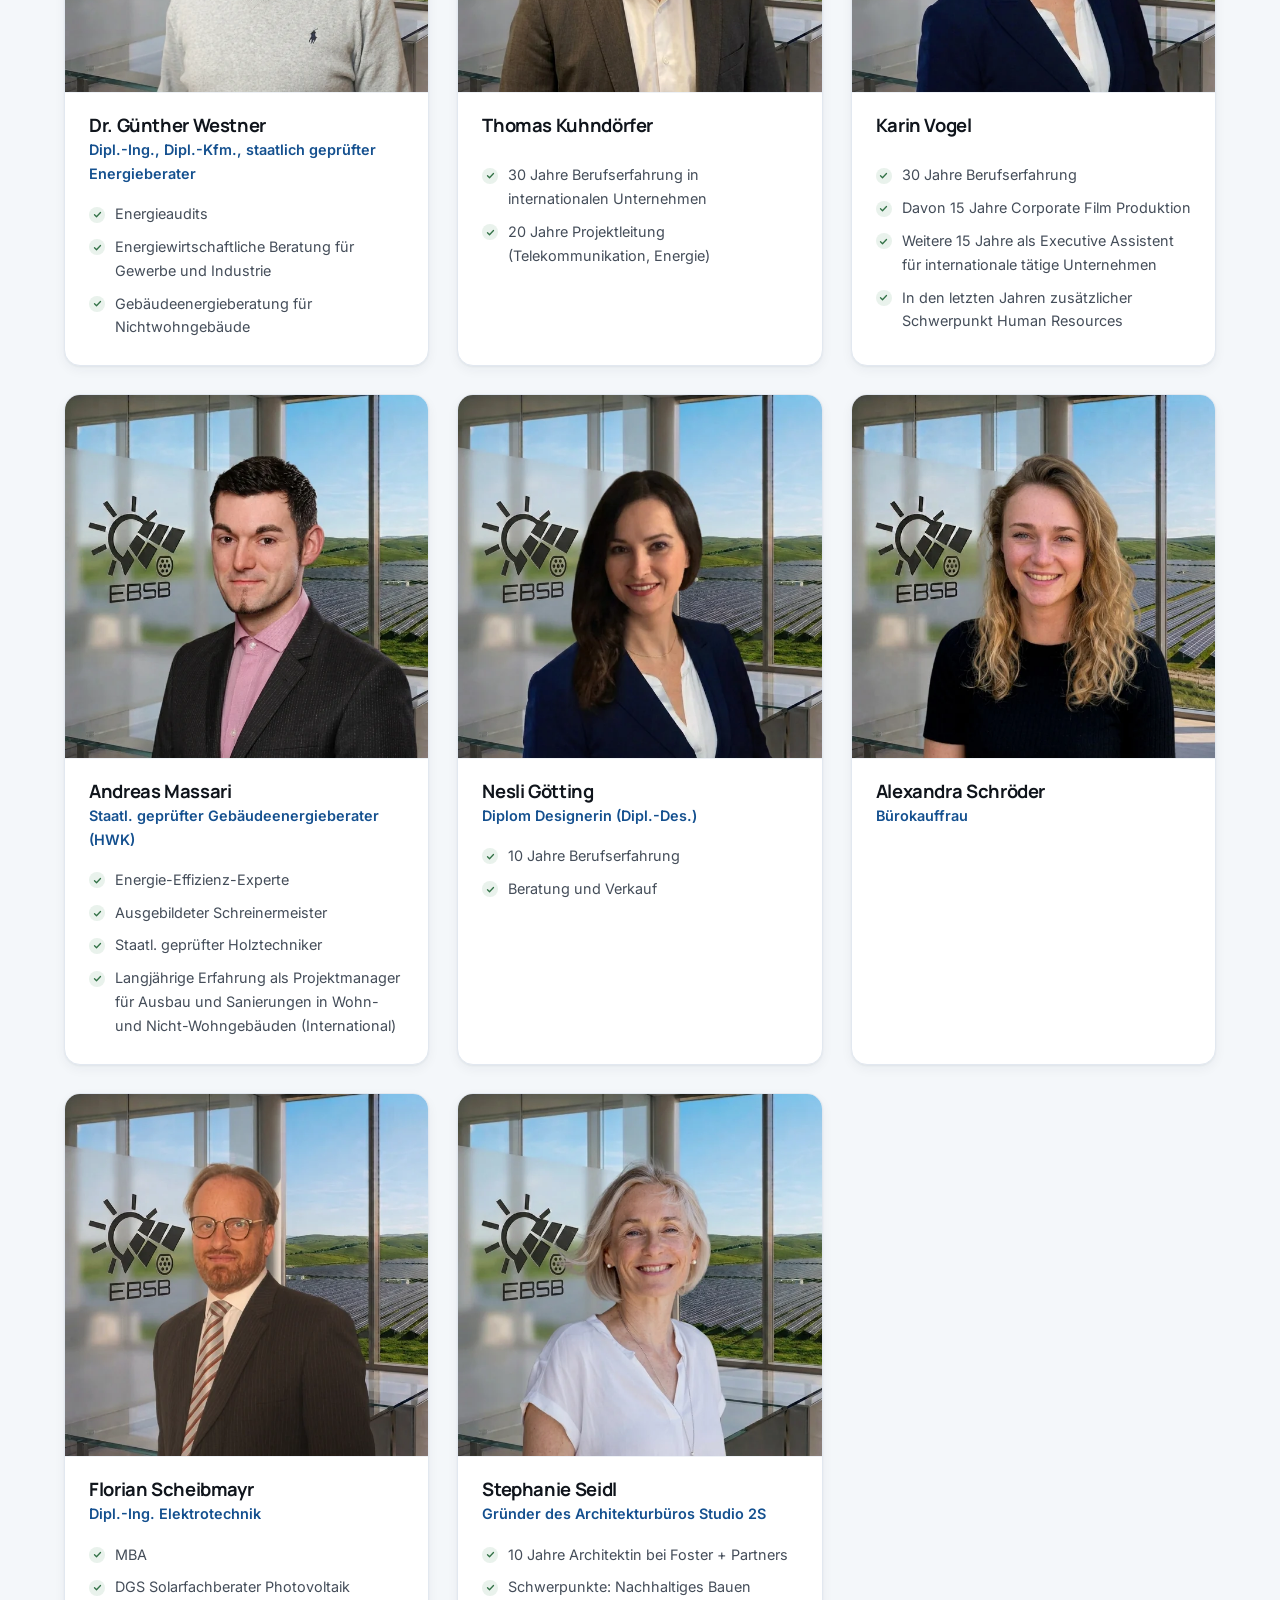
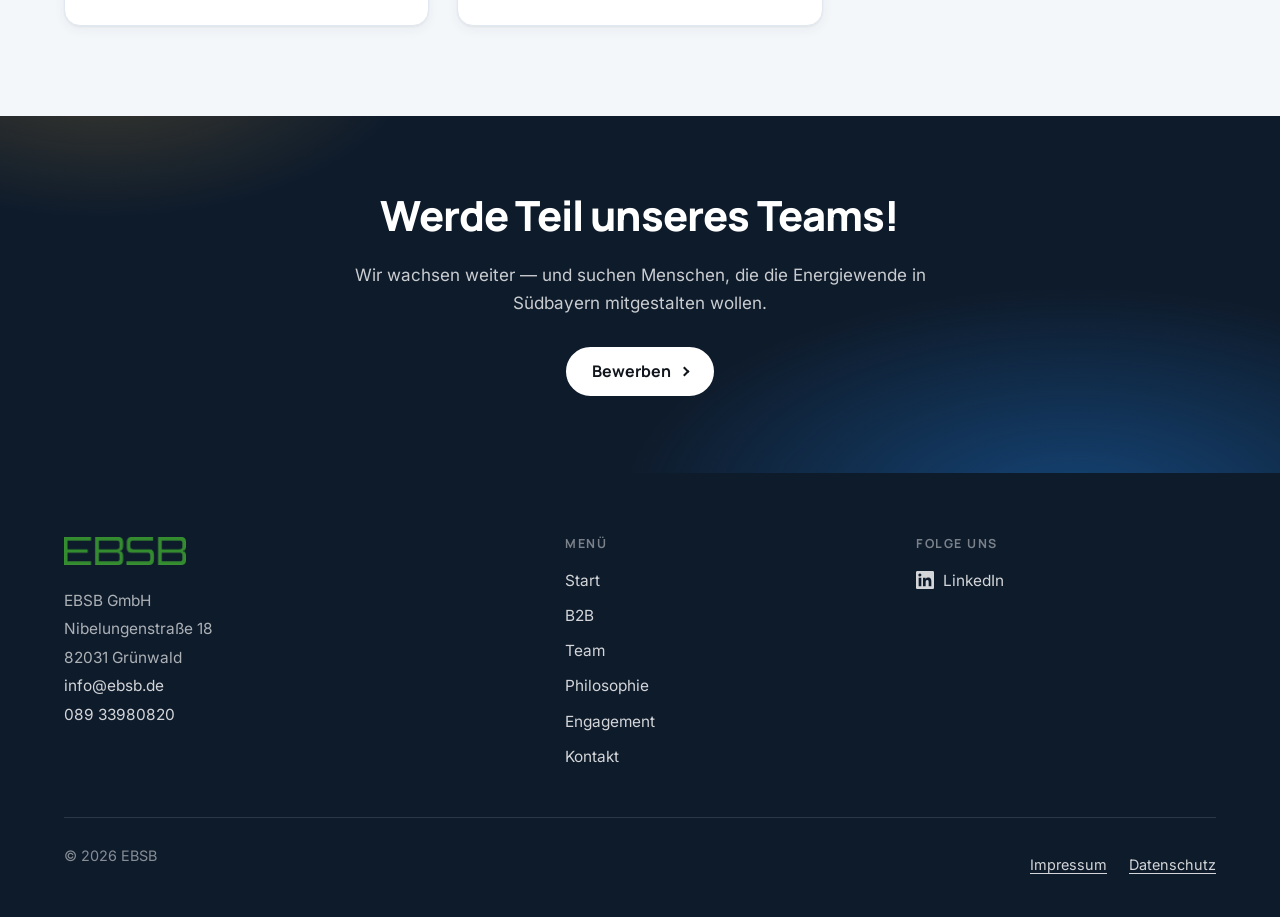
<file: team.html>
<!DOCTYPE html>
<html lang="de">
<head>
<meta charset="UTF-8" />
<meta name="viewport" content="width=device-width, initial-scale=1" />
<title>Team | EBSB</title>
<meta name="description" content="Die Geschichte der EBSB GmbH und das Team hinter der Energieberatung: Energieberater, Ingenieure und Architekten aus München und Südbayern." />
<link rel="canonical" href="https://www.ebsb.de/team" />
<meta property="og:type" content="website" />
<meta property="og:locale" content="de_DE" />
<meta property="og:site_name" content="EBSB GmbH" />
<meta property="og:title" content="Team | EBSB" />
<meta property="og:description" content="Vom Gründer Bernhard Seidl bis zum heutigen Full-Service-Anbieter — das Team hinter EBSB." />
<meta property="og:url" content="https://www.ebsb.de/team" />
<meta property="og:image" content="https://www.ebsb.de/assets/img/logo-ebsb.png" />
<meta name="theme-color" content="#1b6dc1" />
<link rel="icon" href="favicon.svg" type="image/svg+xml" />
<link rel="apple-touch-icon" href="apple-touch-icon.png" />
<link rel="preload" href="assets/fonts/inter-latin.woff2" as="font" type="font/woff2" crossorigin />
<link rel="preload" href="assets/fonts/manrope-latin.woff2" as="font" type="font/woff2" crossorigin />
<link rel="stylesheet" href="assets/css/fonts.css" />
<link rel="stylesheet" href="assets/css/style.css?v=20260915c" />
<script>document.documentElement.className+=" js";</script>
</head>
<body>
<a class="skip-link" href="#main">Zum Inhalt springen</a>

<header class="site-header">
  <div class="container">
    <a class="brand" href="/" aria-label="EBSB GmbH — Startseite">
      <img class="brand-mark" src="assets/img/logo-mark.png" alt="" width="67" height="48" />
      <img class="brand-word" src="assets/img/logo-wordmark.png" alt="EBSB" width="74" height="17" />
      <span class="brand-sub">Energieberatung<br>München + Südbayern</span>
    </a>
    <button class="nav-toggle" aria-label="Menü öffnen" aria-expanded="false" aria-controls="primary-nav">
      <span></span><span></span><span></span>
    </button>
    <nav class="main-nav" id="primary-nav" aria-label="Hauptnavigation">
      <ul>
        <li class="has-sub">
          <a href="/">Home</a>
          <button type="button" class="caret-btn" aria-haspopup="true" aria-expanded="false" aria-controls="home-subnav" aria-label="Untermenü „Home“ anzeigen">
            <span class="caret" aria-hidden="true"></span>
          </button>
          <ul class="subnav" id="home-subnav">
            <li><a href="/">Startseite</a></li>
            <li><a href="/#service">Privatkunden</a></li>
          </ul>
        </li>
        <li><a href="b2b.html">Geschäftskunden</a></li>
        <li><a href="team.html" aria-current="page">Team</a></li>
        <li><a href="philosophie.html">Philosophie</a></li>
        <li><a href="engagement.html">Engagement</a></li>
        <li><a href="kontakt.html">Kontakt</a></li>
        <li class="nav-cta"><a class="btn btn-primary btn-sm" href="kontakt.html">Kostenlose Erstberatung</a></li>
      </ul>
    </nav>
    <div class="header-cta">
      <a class="btn btn-primary btn-sm" href="kontakt.html">Kostenlose Erstberatung</a>
    </div>
  </div>
</header>

<main id="main">

  <section class="page-hero">
    <div class="container">
      <h1 class="section-title">Unser Team</h1>
    </div>
  </section>

  <section class="section section-alt">
    <div class="container">

      <article class="person-featured reveal">
        <div class="portrait">
          <picture>
            <source srcset="assets/img/team/person-01.webp" type="image/webp" />
            <img src="assets/img/team/person-01.jpg" alt="Porträt von Bernhard Seidl" width="620" height="620" loading="lazy" />
          </picture>
        </div>
        <div class="person-featured-main">
          <h3>Bernhard Seidl</h3>
          <p class="role">Gründer &amp; Geschäftsführer</p>
          <ul class="checklist">
            <li>Dipl.-Ing. Elektrotechnik (TU München)</li>
            <li>MBA (UCLA)</li>
            <li>20+ Jahre Management Berufserfahrung</li>
            <li>15 Jahre CFO Erfahrung</li>
            <li>Staatlich geprüfter Energieberater (HWK)</li>
            <li>Staatlich geprüfter Berater Elektromobilität (HWK)</li>
          </ul>
        </div>
        <div class="person-bio">
          <p>Mit über 20 Jahren Management-Erfahrung in CFO-Positionen gründete Bernhard Seidl 2017 die BS Energie UG. Zu Beginn lag der Fokus auf klassischer Energieberatung für Privat- und Geschäftskunden. In den vergangenen Jahren hat sich das Unternehmen kontinuierlich zu einem Full-Service-Anbieter weiterentwickelt - von Energieberatung über Förderabwicklung bis hin zu Photovoltaik/Mieterstrom und E-Mobilität. Dabei hat sich das Unternehmen einen hervorragenden Ruf in München und Oberbayern erarbeitet. Ende 2024 erfolgte die Umbenennung der BS Energie UG in die EBSB GmbH.</p>
        </div>
      </article>

      <div class="team-grid">
        <article class="person reveal">
          <div class="portrait">
            <picture>
              <source srcset="assets/img/team/person-02.webp" type="image/webp" />
              <img src="assets/img/team/person-02.jpg" alt="Porträt von Caro Kraus" width="620" height="620" loading="lazy" />
            </picture>
          </div>
          <div class="person-body">
            <h3>Caro Kraus</h3>
            <p class="role">Dipl.-Ing. Architektur (TU Berlin)</p>
            <ul class="checklist tight">
              <li>Energetische Berechnungen von Wohnbauten</li>
              <li>Berufserfahrung im Bereich: Immobilienprojektentwicklung mit Schwerpunkt Gruppenprojekten und nachhaltiges Bauen</li>
              <li>Entwurfs- und Genehmigungsplanung Architektur und Innenarchitektur</li>
            </ul>
          </div>
        </article>

        <article class="person reveal">
          <div class="portrait">
            <picture>
              <source srcset="assets/img/team/person-03.webp" type="image/webp" />
              <img src="assets/img/team/person-03.jpg" alt="Porträt von Florian Hartmann" width="620" height="620" loading="lazy" />
            </picture>
          </div>
          <div class="person-body">
            <h3>Florian Hartmann</h3>
            <p class="role">Dipl.-Ing. Elektrotechnik (FH München)</p>
            <ul class="checklist tight">
              <li>20 Jahre Berufserfahrung</li>
              <li>Seit 2006 verantwortlich bei Cisco für den Vertrieb Lateinamerika</li>
              <li>Siemens Account Manager Lateinamerika</li>
              <li>Schwerpunkte: Vertrieb, Spitzentechnologie mit Nachhaltigkeit verbinden</li>
            </ul>
          </div>
        </article>

        <article class="person reveal">
          <div class="portrait">
            <picture>
              <source srcset="assets/img/team/person-04.webp" type="image/webp" />
              <img src="assets/img/team/person-04.jpg" alt="Porträt von Daniel Keller" width="620" height="620" loading="lazy" />
            </picture>
          </div>
          <div class="person-body">
            <h3>Daniel Keller</h3>
            <p class="role">Anlagenmechaniker SHK, B. Eng Energie- &amp; Gebäudetechnik, staatlich geprüfter Energieberater</p>
            <ul class="checklist tight">
              <li>Energieberatung Wohngebäude</li>
              <li>TGA-Fachplanung</li>
            </ul>
          </div>
        </article>

        <article class="person reveal">
          <div class="portrait">
            <picture>
              <source srcset="assets/img/team/person-05.webp" type="image/webp" />
              <img src="assets/img/team/person-05.jpg" alt="Porträt von Dr. Günther Westner" width="620" height="620" loading="lazy" />
            </picture>
          </div>
          <div class="person-body">
            <h3>Dr. Günther Westner</h3>
            <p class="role">Dipl.-Ing., Dipl.-Kfm., staatlich geprüfter Energieberater</p>
            <ul class="checklist tight">
              <li>Energieaudits</li>
              <li>Energiewirtschaftliche Beratung für Gewerbe und Industrie</li>
              <li>Gebäudeenergieberatung für Nichtwohngebäude</li>
            </ul>
          </div>
        </article>

        <article class="person reveal">
          <div class="portrait">
            <picture>
              <source srcset="assets/img/team/person-06.webp" type="image/webp" />
              <img src="assets/img/team/person-06.jpg" alt="Porträt von Thomas Kuhndörfer" width="620" height="620" loading="lazy" />
            </picture>
          </div>
          <div class="person-body">
            <h3>Thomas Kuhndörfer</h3>
            <ul class="checklist tight">
              <li>30 Jahre Berufserfahrung in internationalen Unternehmen</li>
              <li>20 Jahre Projektleitung (Telekommunikation, Energie)</li>
            </ul>
          </div>
        </article>

        <article class="person reveal">
          <div class="portrait">
            <picture>
              <source srcset="assets/img/team/person-07.webp" type="image/webp" />
              <img src="assets/img/team/person-07.jpg" alt="Porträt von Karin Vogel" width="620" height="620" loading="lazy" />
            </picture>
          </div>
          <div class="person-body">
            <h3>Karin Vogel</h3>
            <ul class="checklist tight">
              <li>30 Jahre Berufserfahrung</li>
              <li>Davon 15 Jahre Corporate Film Produktion</li>
              <li>Weitere 15 Jahre als Executive Assistent für internationale tätige Unternehmen</li>
              <li>In den letzten Jahren zusätzlicher Schwerpunkt Human Resources</li>
            </ul>
          </div>
        </article>

        <article class="person reveal">
          <div class="portrait">
            <picture>
              <source srcset="assets/img/team/person-08.webp" type="image/webp" />
              <img src="assets/img/team/person-08.jpg" alt="Porträt von Andreas Massari" width="620" height="620" loading="lazy" />
            </picture>
          </div>
          <div class="person-body">
            <h3>Andreas Massari</h3>
            <p class="role">Staatl. geprüfter Gebäudeenergieberater (HWK)</p>
            <ul class="checklist tight">
              <li>Energie-Effizienz-Experte</li>
              <li>Ausgebildeter Schreinermeister</li>
              <li>Staatl. geprüfter Holztechniker</li>
              <li>Langjährige Erfahrung als Projektmanager für Ausbau und Sanierungen in Wohn- und Nicht-Wohngebäuden (International)</li>
            </ul>
          </div>
        </article>

        <article class="person reveal">
          <div class="portrait">
            <picture>
              <source srcset="assets/img/team/person-09.webp" type="image/webp" />
              <img src="assets/img/team/person-09.jpg" alt="Porträt von Nesli Götting" width="620" height="620" loading="lazy" />
            </picture>
          </div>
          <div class="person-body">
            <h3>Nesli Götting</h3>
            <p class="role">Diplom Designerin (Dipl.-Des.)</p>
            <ul class="checklist tight">
              <li>10 Jahre Berufserfahrung</li>
              <li>Beratung und Verkauf</li>
            </ul>
          </div>
        </article>

        <article class="person reveal">
          <div class="portrait">
            <picture>
              <source srcset="assets/img/team/person-10.webp" type="image/webp" />
              <img src="assets/img/team/person-10.jpg" alt="Porträt von Alexandra Schröder" width="620" height="620" loading="lazy" />
            </picture>
          </div>
          <div class="person-body">
            <h3>Alexandra Schröder</h3>
            <p class="role">Bürokauffrau</p>
          </div>
        </article>

        <article class="person reveal">
          <div class="portrait">
            <picture>
              <source srcset="assets/img/team/person-11.webp" type="image/webp" />
              <img src="assets/img/team/person-11.jpg" alt="Porträt von Florian Scheibmayr" width="620" height="620" loading="lazy" />
            </picture>
          </div>
          <div class="person-body">
            <h3>Florian Scheibmayr</h3>
            <p class="role">Dipl.-Ing. Elektrotechnik</p>
            <ul class="checklist tight">
              <li>MBA</li>
              <li>DGS Solarfachberater Photovoltaik</li>
            </ul>
          </div>
        </article>

        <article class="person reveal">
          <div class="portrait">
            <picture>
              <source srcset="assets/img/team/person-12.webp" type="image/webp" />
              <img src="assets/img/team/person-12.jpg" alt="Porträt von Stephanie Seidl" width="620" height="620" loading="lazy" />
            </picture>
          </div>
          <div class="person-body">
            <h3>Stephanie Seidl</h3>
            <p class="role">Gründer des Architekturbüros Studio 2S</p>
            <ul class="checklist tight">
              <li>10 Jahre Architektin bei Foster + Partners</li>
              <li>Schwerpunkte: Nachhaltiges Bauen</li>
            </ul>
          </div>
        </article>
      </div>
    </div>
  </section>

  <section class="cta-band">
    <div class="container">
      <h2>Werde Teil unseres Teams!</h2>
      <p>Wir wachsen weiter — und suchen Menschen, die die Energiewende in Südbayern mitgestalten wollen.</p>
      <div class="btn-row">
        <a class="btn btn-light btn-arrow" href="mailto:info@ebsb.de?subject=Bewerbung">Bewerben</a>
      </div>
    </div>
  </section>

</main>

<footer class="site-footer">
  <div class="container">
    <div class="footer-grid">
      <div class="footer-brand">
        <img src="assets/img/logo-wordmark.png" alt="EBSB" width="122" height="28" loading="lazy" />
        <address>
          EBSB GmbH<br />
          Nibelungenstraße 18<br />
          82031 Grünwald<br />
          <a href="mailto:info@ebsb.de">info@ebsb.de</a><br />
          <a href="tel:+498933980820">089 33980820</a>
        </address>
      </div>
      <nav aria-labelledby="footer-menu">
        <h2 id="footer-menu">Menü</h2>
        <ul>
          <li><a href="/">Start</a></li>
          <li><a href="b2b.html">B2B</a></li>
          <li><a href="team.html">Team</a></li>
          <li><a href="philosophie.html">Philosophie</a></li>
          <li><a href="engagement.html">Engagement</a></li>
          <li><a href="kontakt.html">Kontakt</a></li>
        </ul>
      </nav>
      <div>
        <h2 id="footer-social">Folge uns</h2>
        <ul aria-labelledby="footer-social">
          <li>
            <a class="social" href="https://www.linkedin.com/company/ebsb-de" target="_blank" rel="noopener noreferrer">
              <svg viewBox="0 0 24 24" fill="currentColor" aria-hidden="true"><path d="M20.45 20.45h-3.56v-5.57c0-1.33-.02-3.04-1.85-3.04-1.85 0-2.14 1.45-2.14 2.94v5.67H9.35V9h3.41v1.56h.05a3.74 3.74 0 0 1 3.37-1.85c3.6 0 4.27 2.37 4.27 5.46v6.28zM5.34 7.43a2.07 2.07 0 1 1 0-4.13 2.07 2.07 0 0 1 0 4.13zM7.12 20.45H3.55V9h3.57v11.45zM22.22 0H1.77C.79 0 0 .77 0 1.72v20.56C0 23.23.79 24 1.77 24h20.45c.98 0 1.78-.77 1.78-1.72V1.72C24 .77 23.2 0 22.22 0z"/></svg>
              LinkedIn
            </a>
          </li>
        </ul>
      </div>
    </div>
    <div class="footer-bottom">
      <p>© 2026 EBSB</p>
      <ul>
        <li><a href="impressum.html">Impressum</a></li>
        <li><a href="datenschutz.html">Datenschutz</a></li>
      </ul>
    </div>
  </div>
</footer>

<script src="assets/js/main.js?v=20260908f"></script>
</body>
</html>
</file>
<file: assets/css/fonts.css>
/* Self-hosted variable fonts. Regenerate with scripts/fetch-fonts.py.
   Never link fonts.googleapis.com directly - it sends visitor IPs to Google
   and is a DSGVO problem for a German site. */

@font-face {
  font-family: 'Inter';
  font-style: normal;
  font-weight: 400 700;
  font-display: swap;
  src: url('../fonts/inter-latin-ext.woff2') format('woff2');
  unicode-range: U+0100-02BA, U+02BD-02C5, U+02C7-02CC, U+02CE-02D7, U+02DD-02FF, U+0304, U+0308, U+0329, U+1D00-1DBF, U+1E00-1E9F, U+1EF2-1EFF, U+2020, U+20A0-20AB, U+20AD-20C0, U+2113, U+2C60-2C7F, U+A720-A7FF;
}

@font-face {
  font-family: 'Inter';
  font-style: normal;
  font-weight: 400 700;
  font-display: swap;
  src: url('../fonts/inter-latin.woff2') format('woff2');
  unicode-range: U+0000-00FF, U+0131, U+0152-0153, U+02BB-02BC, U+02C6, U+02DA, U+02DC, U+0304, U+0308, U+0329, U+2000-206F, U+20AC, U+2122, U+2191, U+2193, U+2212, U+2215, U+FEFF, U+FFFD;
}

@font-face {
  font-family: 'Manrope';
  font-style: normal;
  font-weight: 600 800;
  font-display: swap;
  src: url('../fonts/manrope-latin-ext.woff2') format('woff2');
  unicode-range: U+0100-02BA, U+02BD-02C5, U+02C7-02CC, U+02CE-02D7, U+02DD-02FF, U+0304, U+0308, U+0329, U+1D00-1DBF, U+1E00-1E9F, U+1EF2-1EFF, U+2020, U+20A0-20AB, U+20AD-20C0, U+2113, U+2C60-2C7F, U+A720-A7FF;
}

@font-face {
  font-family: 'Manrope';
  font-style: normal;
  font-weight: 600 800;
  font-display: swap;
  src: url('../fonts/manrope-latin.woff2') format('woff2');
  unicode-range: U+0000-00FF, U+0131, U+0152-0153, U+02BB-02BC, U+02C6, U+02DA, U+02DC, U+0304, U+0308, U+0329, U+2000-206F, U+20AC, U+2122, U+2191, U+2193, U+2212, U+2215, U+FEFF, U+FFFD;
}
</file>
<file: assets/css/style.css>
/* ==========================================================================
   EBSB GmbH — ebsb.de
   Design tokens
   ========================================================================== */
:root {
  /* Palette taken from the EBSB logo: sun / solar panels / EV plug */
  --blue: #1b6dc1;
  --blue-dk: #14508f;
  --blue-soft: #eaf2fb;
  --amber: #ffb93e;
  --amber-soft: #fff5e2;
  --green: #327146;
  --green-dk: #275838;
  --green-soft: #e9f2ec;

  --ink: #10151c;
  --ink-soft: #444d59;
  --muted: #6b7480;
  --bg: #ffffff;
  --bg-alt: #f4f7fa;
  --bg-deep: #0e1b2b;
  --border: #e2e8f0;
  --border-soft: #eef2f7;

  --shadow-sm: 0 1px 2px rgba(16, 30, 54, .05), 0 4px 12px rgba(16, 30, 54, .05);
  --shadow: 0 2px 4px rgba(16, 30, 54, .05), 0 12px 32px rgba(16, 30, 54, .08);
  --shadow-lg: 0 4px 8px rgba(16, 30, 54, .06), 0 24px 56px rgba(16, 30, 54, .12);

  --radius: 16px;
  --radius-sm: 10px;
  --radius-pill: 999px;

  --header-h: 80px;
  --max-w: 1200px;
  --measure: 68ch;

  --font-body: 'Inter', -apple-system, BlinkMacSystemFont, 'Segoe UI', Roboto, sans-serif;
  --font-head: 'Manrope', var(--font-body);
}

/* ==========================================================================
   Base
   ========================================================================== */
*, *::before, *::after { box-sizing: border-box; }

html {
  scroll-behavior: smooth;
  scroll-padding-top: calc(var(--header-h) + 16px);
  -webkit-text-size-adjust: 100%;
}

body {
  margin: 0;
  font-family: var(--font-body);
  font-size: 1.0625rem;
  line-height: 1.65;
  color: var(--ink-soft);
  background: var(--bg);
  -webkit-font-smoothing: antialiased;
  text-rendering: optimizeLegibility;
  overflow-x: hidden;
}

img, svg { max-width: 100%; display: block; }
img { height: auto; }

h1, h2, h3, h4 {
  font-family: var(--font-head);
  color: var(--ink);
  line-height: 1.15;
  letter-spacing: -.02em;
  margin: 0 0 .5em;
  text-wrap: balance;
}
h1 { font-size: clamp(2.25rem, 1.4rem + 3.6vw, 3.75rem); font-weight: 800; }
h2 { font-size: clamp(1.75rem, 1.2rem + 2.2vw, 2.6rem); font-weight: 800; }
h3 { font-size: clamp(1.2rem, 1.05rem + .6vw, 1.4rem); font-weight: 700; }
h4 { font-size: 1.0625rem; font-weight: 700; }

p { margin: 0 0 1.15em; }
p:last-child { margin-bottom: 0; }

a { color: var(--blue-dk); text-decoration: none; }
a:hover { text-decoration: underline; }

ul, ol { margin: 0; padding: 0; list-style: none; }

strong { color: var(--ink); font-weight: 600; }

::selection { background: var(--amber); color: var(--ink); }

:focus-visible {
  outline: 3px solid var(--blue);
  outline-offset: 3px;
  border-radius: 4px;
}

.skip-link {
  position: absolute;
  left: 16px; top: -100px;
  z-index: 200;
  padding: 12px 20px;
  background: var(--ink);
  color: #fff;
  border-radius: var(--radius-sm);
  font-weight: 600;
  transition: top .15s ease;
}
.skip-link:focus { top: 16px; text-decoration: none; }

.visually-hidden {
  position: absolute !important;
  width: 1px; height: 1px;
  margin: -1px; padding: 0;
  overflow: hidden; clip: rect(0 0 0 0);
  white-space: nowrap; border: 0;
}

/* ==========================================================================
   Layout primitives
   ========================================================================== */
.container {
  width: 100%;
  max-width: var(--max-w);
  margin-inline: auto;
  padding-inline: 24px;
}
.container-narrow { max-width: 900px; }

.section { padding: clamp(56px, 7vw, 104px) 0; }
.section-alt { background: var(--bg-alt); }
.section-tight { padding-top: clamp(32px, 4vw, 56px); }

.section-head { max-width: 760px; margin-bottom: clamp(32px, 4vw, 56px); }
.section-head.center { margin-inline: auto; text-align: center; }
.section-head p { color: var(--muted); font-size: 1.125rem; }
.section-head h2 { margin-bottom: .45em; }

.eyebrow {
  display: inline-flex;
  align-items: center;
  gap: 9px;
  font-family: var(--font-head);
  font-size: .78rem;
  font-weight: 700;
  letter-spacing: .13em;
  text-transform: uppercase;
  color: var(--blue-dk);
  margin: 0 0 14px;
}
.eyebrow::before {
  content: "";
  width: 22px; height: 3px;
  border-radius: 2px;
  background: var(--amber);
}
.section-head.center .eyebrow { justify-content: center; }

/* Section titles: the amber rule and the section's own name, nothing else.
   Every page title on the site uses this one rule, so the bar, the type and
   the position of the title are identical wherever it appears. The only
   deliberate exception is the Privatkunden title on the start page, which
   sits inside a content section rather than in a page header band. */
.section-title {
  display: flex;
  align-items: center;
  gap: 12px;
  margin: 0;
  font-family: var(--font-head);
  font-size: clamp(1.25rem, 1.08rem + .6vw, 1.6rem);
  font-weight: 800;
  line-height: 1.15;
  letter-spacing: .05em;
  text-transform: uppercase;
  color: var(--ink);
}
.section-title::before {
  content: "";
  flex: 0 0 auto;
  width: 30px;
  height: 3px;
  border-radius: 2px;
  background: var(--amber);
}
.section-head.center .section-title { justify-content: center; }

/* An illustration that belongs to a section rather than to its title. Parking
   it beside the title would force that header band taller than every other
   page's, so it is centred under the section's content instead — free to be
   as large as it likes without touching the shared title bar. */
.section-figure {
  display: grid;
  place-items: center;
  margin-top: clamp(28px, 3.4vw, 48px);
}
.section-figure img { width: clamp(190px, 28vw, 330px); height: auto; }

/* Intro copy that reads as body text under a page header, on the content side
   of the hero's dividing line rather than inside the header band. */
.page-intro { max-width: var(--measure); margin-bottom: clamp(30px, 3.6vw, 48px); }
/* Variant that parks the company mark in the empty space to the right of the
   intro copy, above the form card. Sized to sit just under the height of the
   text beside it so it fills the gap without becoming the loudest thing on
   the page; it drops away entirely once the layout goes single column. */
.page-intro-split {
  display: grid;
  grid-template-columns: minmax(0, 1fr) auto;
  gap: clamp(28px, 5vw, 72px);
  align-items: center;
  max-width: none;
}
.page-intro-split > div { max-width: var(--measure); }
.page-intro-mark {
  width: clamp(110px, 14vw, 172px);
  height: auto;
  justify-self: end;
}
@media (max-width: 760px) { .page-intro-mark { display: none; } }
.page-intro .lead-line {
  margin-bottom: .5em;
  font-size: clamp(1.15rem, 1.05rem + .4vw, 1.4rem);
  font-weight: 600;
  color: var(--ink);
}

.lede { font-size: 1.1875rem; color: var(--ink-soft); max-width: var(--measure); }

/* ==========================================================================
   Buttons
   ========================================================================== */
.btn {
  display: inline-flex;
  align-items: center;
  justify-content: center;
  gap: 10px;
  padding: 13px 24px;
  font-family: var(--font-head);
  font-size: 1rem;
  font-weight: 700;
  line-height: 1.2;
  border: 2px solid transparent;
  border-radius: var(--radius-pill);
  cursor: pointer;
  transition: background-color .18s ease, border-color .18s ease, color .18s ease,
              transform .18s ease, box-shadow .18s ease;
}
.btn:hover { text-decoration: none; transform: translateY(-2px); }
.btn:active { transform: translateY(0); }

.btn-primary { background: var(--blue); border-color: var(--blue); color: #fff; box-shadow: var(--shadow-sm); }
.btn-primary:hover { background: var(--blue-dk); border-color: var(--blue-dk); box-shadow: var(--shadow); }

.btn-green { background: var(--green); border-color: var(--green); color: #fff; box-shadow: var(--shadow-sm); }
.btn-green:hover { background: var(--green-dk); border-color: var(--green-dk); box-shadow: var(--shadow); }

.btn-outline { border-color: var(--border); color: var(--ink); background: #fff; }
.btn-outline:hover { border-color: var(--blue); color: var(--blue-dk); }

.btn-light { background: #fff; border-color: #fff; color: var(--ink); }
.btn-light:hover { background: var(--amber); border-color: var(--amber); }

.btn-on-dark { border-color: rgba(255,255,255,.4); color: #fff; }
.btn-on-dark:hover { border-color: #fff; background: rgba(255,255,255,.1); }

.btn-sm { padding: 9px 18px; font-size: .9375rem; }
.btn-block { width: 100%; }

.btn-arrow::after {
  content: "";
  width: 7px; height: 7px;
  border-right: 2px solid currentColor;
  border-top: 2px solid currentColor;
  transform: rotate(45deg);
  transition: transform .18s ease;
}
.btn-arrow:hover::after { transform: rotate(45deg) translate(2px, -2px); }

.btn-row { display: flex; flex-wrap: wrap; gap: 14px; }

/* ==========================================================================
   Header
   ========================================================================== */
.site-header {
  position: sticky;
  top: 0;
  z-index: 100;
  background: rgba(255, 255, 255, .88);
  backdrop-filter: saturate(180%) blur(14px);
  -webkit-backdrop-filter: saturate(180%) blur(14px);
  border-bottom: 1px solid transparent;
  transition: border-color .2s ease, box-shadow .2s ease;
}
.site-header.is-stuck { border-bottom-color: var(--border); box-shadow: 0 4px 20px rgba(16,30,54,.05); }

.site-header .container {
  height: var(--header-h);
  display: flex;
  align-items: center;
  gap: 24px;
}

.brand { display: flex; align-items: center; gap: 11px; flex-shrink: 0; }
.brand:hover { text-decoration: none; }
.brand img.brand-mark { width: 67px; }
.brand img.brand-word { width: 74px; }
.brand-sub {
  display: none;
  padding-left: 12px;
  margin-left: 2px;
  border-left: 1px solid var(--border);
  font-size: .8125rem;
  line-height: 1.3;
  color: var(--muted);
  max-width: 172px;
}
@media (min-width: 1120px) { .brand-sub { display: block; } }

.main-nav { margin-left: auto; }
.main-nav ul { display: flex; align-items: center; gap: 4px; }
.main-nav a {
  display: block;
  position: relative;
  padding: 9px 13px;
  font-size: .96rem;
  font-weight: 500;
  color: var(--ink-soft);
  border-radius: var(--radius-sm);
  transition: color .16s ease, background-color .16s ease;
}
.main-nav a:hover { color: var(--ink); background: var(--bg-alt); text-decoration: none; }
.main-nav a[aria-current="page"] { color: var(--blue-dk); font-weight: 600; }
.main-nav a[aria-current="page"]::after {
  content: "";
  position: absolute;
  left: 13px; right: 13px; bottom: 2px;
  height: 2px;
  border-radius: 2px;
  background: var(--amber);
}

.header-cta { flex-shrink: 0; }

/* The in-nav CTA is the mobile-panel copy; the desktop one lives in .header-cta */
.main-nav .nav-cta { display: none; }

/* Dropdown (Home). Reines CSS: :hover fuer die Maus, :focus-within fuer die
   Tastatur - deshalb braucht das Menue kein JavaScript. Der Pfeil-Button ist
   bewusst ein eigenes, separates Element neben dem "Home"-Link: nur er (und
   das aufgeklappte Untermenue selbst) loest das Hover-Aufklappen aus, nicht
   der "Home"-Text - der bleibt ein normaler Link zur Startseite. */
.main-nav .has-sub { position: relative; display: flex; align-items: stretch; }
.main-nav .has-sub > a { padding-right: 6px; }
.main-nav .caret-btn {
  display: inline-flex;
  align-items: center;
  justify-content: center;
  padding: 0 13px 0 2px;
  margin: 0;
  border: 0;
  background: none;
  color: inherit;
  border-radius: var(--radius-sm);
  cursor: pointer;
}
.main-nav .caret-btn:hover,
.main-nav .caret-btn:focus-visible { background: var(--bg-alt); }
.main-nav .caret {
  width: 6px; height: 6px;
  border-right: 1.6px solid currentColor;
  border-bottom: 1.6px solid currentColor;
  transform: translateY(-2px) rotate(45deg);
  transition: transform .18s ease;
}
.main-nav .caret-btn:hover .caret,
.main-nav .has-sub:focus-within .caret { transform: translateY(1px) rotate(225deg); }
.main-nav .subnav {
  position: absolute;
  top: 100%; left: 0;
  z-index: 30;
  min-width: 196px;
  flex-direction: column;
  align-items: stretch;
  gap: 2px;
  padding: 6px;
  background: #fff;
  border: 1px solid var(--border);
  border-radius: var(--radius-sm);
  box-shadow: var(--shadow);
  opacity: 0;
  visibility: hidden;
  transform: translateY(-6px);
  transition: opacity .16s ease, transform .16s ease, visibility .16s;
}
.main-nav .caret-btn:hover ~ .subnav,
.main-nav .caret-btn:focus-visible ~ .subnav,
.main-nav .subnav:hover,
.main-nav .has-sub:focus-within > .subnav {
  opacity: 1;
  visibility: visible;
  transform: none;
}
.main-nav .subnav a { padding: 9px 11px; font-size: .92rem; white-space: nowrap; }
.main-nav .subnav a[aria-current="page"]::after { display: none; }

.nav-toggle {
  display: none;
  margin-left: auto;
  width: 44px; height: 44px;
  padding: 0;
  background: none;
  border: 1px solid var(--border);
  border-radius: var(--radius-sm);
  cursor: pointer;
}
.nav-toggle span {
  display: block;
  width: 19px; height: 2px;
  margin: 4px auto;
  border-radius: 2px;
  background: var(--ink);
  transition: transform .22s ease, opacity .16s ease;
}
.nav-toggle[aria-expanded="true"] span:nth-child(1) { transform: translateY(6px) rotate(45deg); }
.nav-toggle[aria-expanded="true"] span:nth-child(2) { opacity: 0; }
.nav-toggle[aria-expanded="true"] span:nth-child(3) { transform: translateY(-6px) rotate(-45deg); }

@media (max-width: 1000px) {
  .nav-toggle { display: block; }
  .header-cta { display: none; }
  .main-nav {
    position: fixed;
    inset: var(--header-h) 0 auto 0;
    margin: 0;
    padding: 12px 24px 28px;
    background: #fff;
    border-bottom: 1px solid var(--border);
    box-shadow: var(--shadow);
    transform: translateY(-8px);
    opacity: 0;
    visibility: hidden;
    transition: opacity .18s ease, transform .18s ease, visibility .18s;
    max-height: calc(100dvh - var(--header-h));
    overflow-y: auto;
  }
  .main-nav.open { opacity: 1; visibility: visible; transform: none; }
  .main-nav ul { flex-direction: column; align-items: stretch; gap: 2px; }
  .main-nav a { padding: 13px 12px; font-size: 1.05rem; }
  .main-nav a[aria-current="page"]::after { display: none; }
  /* Die aktive Seite bekommt am Telefon keine Flaeche - der blaue Block war
     schwerer als der Rest des schlanken Panels. */
  .main-nav a[aria-current="page"] { background: none; font-weight: 700; }
  .main-nav .has-sub { flex-direction: column; align-items: stretch; }
  .main-nav .caret-btn { display: none; }
  /* Untermenue offen ausgeklappt, aber knapper gesetzt als die Hauptpunkte:
     kleinere Schrift und weniger Polsterung, damit die zwei Zeilen das Panel
     nicht wieder in die Laenge ziehen. */
  .main-nav .subnav {
    position: static;
    opacity: 1;
    visibility: visible;
    transform: none;
    min-width: 0;
    margin: 1px 0 5px 13px;
    padding: 0 0 0 13px;
    background: none;
    border: 0;
    border-left: 2px solid var(--border);
    border-radius: 0;
    box-shadow: none;
  }
  .main-nav .subnav a { padding: 8px 12px; font-size: .94rem; line-height: 1.5; }
  /* Der Knopf steht schon im Kopf jeder Seite und im Fuss - am Telefon
     verlaengert er das Panel nur. */
  .main-nav .nav-cta { display: none; }
}

/* ==========================================================================
   Hero
   ========================================================================== */
.hero {
  position: relative;
  overflow: hidden;
  padding: clamp(52px, 6.5vw, 92px) 0 clamp(48px, 6vw, 84px);
  background:
    radial-gradient(1100px 520px at 88% -12%, var(--blue-soft) 0%, transparent 62%),
    radial-gradient(760px 420px at 4% 8%, var(--amber-soft) 0%, transparent 58%),
    var(--bg);
}
.hero .container { position: relative; z-index: 1; }
.hero-grid {
  display: grid;
  grid-template-columns: minmax(0, 1.05fr) minmax(0, .95fr);
  gap: clamp(32px, 5vw, 72px);
  align-items: center;
}
.hero h1 { margin-bottom: .3em; }
.hero h1 .accent { color: var(--blue-dk); }
/* Kurzer Abstand nach unten, damit Checkliste und Buttons dicht unter der
   Zeile "Ihre Energieberatung in Muenchen und Suedbayern" stehen. */
.hero .lede { font-size: clamp(1.125rem, 1rem + .5vw, 1.375rem); margin-bottom: .88em; }
.hero .kicker {
  display: inline-flex;
  align-items: center;
  gap: 9px;
  padding: 7px 16px 7px 10px;
  margin-bottom: 22px;
  background: #fff;
  border: 1px solid var(--border);
  border-radius: var(--radius-pill);
  box-shadow: var(--shadow-sm);
  font-size: .875rem;
  font-weight: 500;
  color: var(--ink-soft);
}
.hero .kicker b { color: var(--ink); font-weight: 700; }
.hero .kicker .dot {
  width: 8px; height: 8px;
  border-radius: 50%;
  background: var(--green);
  box-shadow: 0 0 0 4px var(--green-soft);
}

.hero-figure { position: relative; display: grid; place-items: center; }
.hero-figure img {
  position: relative;
  width: min(100%, 400px);
  filter: drop-shadow(0 24px 48px rgba(16, 30, 54, .14));
}

@media (max-width: 900px) {
  .hero-grid { grid-template-columns: 1fr; }
  .hero-figure { order: -1; }
  .hero-figure img { width: min(66%, 250px); }
}

/* Compact page header for interior pages */
.page-hero {
  position: relative;
  overflow: hidden;
  /* gleiche Polsterung oben wie unten, damit der Titel im Band mittig sitzt */
  padding: clamp(26px, 2.6vw, 34px) 0;
  background:
    radial-gradient(880px 380px at 92% -30%, var(--blue-soft) 0%, transparent 62%),
    radial-gradient(560px 300px at 2% 0%, var(--amber-soft) 0%, transparent 60%),
    var(--bg);
  border-bottom: 1px solid var(--border);
}
.page-hero h1:not(.section-title) { font-size: clamp(2rem, 1.4rem + 2.6vw, 3.1rem); margin-bottom: .3em; }
.page-hero .lede { font-size: clamp(1.0625rem, 1rem + .35vw, 1.25rem); }
/* A section opening straight under a full-width band does not need the full
   between-sections gap on top of that band's own padding — the two together
   left an empty strip taller than the title itself. Applies to the page
   header band on the interior pages and to the trust band on the start page,
   so the run-up to a section title is the same everywhere. */
.page-hero + .section,
.trustbar + .section { padding-top: clamp(28px, 3vw, 44px); }

/* ==========================================================================
   Trust bar
   ========================================================================== */
/* Three facts, built from the same white-card idiom as the rest of the site
   (border + radius + soft shadow) so the band stops reading as a stray strip. */
/* Compact trust band. The three facts used to sit in tall stacked cards with
   everything centred, which made this strip taller than the hero it followed.
   Turning each card on its side — icon left, figure and caption right — takes
   the band to roughly two fifths of that height without shrinking the type to
   the point of illegibility; the icon spans both text rows so the caption can
   wrap without pushing it out of line. */
.trustbar {
  padding: clamp(18px, 1.9vw, 26px) 0;
  background: var(--bg-alt);
  border-top: 1px solid var(--border);
  border-bottom: 1px solid var(--border);
}
.stats {
  display: grid;
  grid-template-columns: repeat(auto-fit, minmax(240px, 1fr));
  gap: clamp(12px, 1.4vw, 18px);
}
.stat {
  display: grid;
  grid-template-columns: auto auto minmax(0, 1fr);
  align-items: center;
  column-gap: 13px;
  row-gap: 1px;
  padding: clamp(12px, 1.3vw, 16px) clamp(14px, 1.5vw, 18px);
  background: #fff;
  border: 1px solid var(--border);
  border-radius: var(--radius-sm);
  box-shadow: var(--shadow-sm);
  text-align: left;
}
.stat-ico {
  display: grid;
  place-items: center;
  grid-column: 1;
  grid-row: 1 / -1;
  width: 34px;
  height: 34px;
  border-radius: 10px;
  background: var(--blue-soft);
  color: var(--blue-dk);
}
.stat-ico svg { width: 17px; height: 17px; }
/* the Google mark is multicolour, so it gets a plain plate instead of the tint */
.stat-ico-plain { background: #fff; border: 1px solid var(--border); }
.stat-ico-plain img { width: 17px; height: 17px; }
/* Figure and stars share the top row so the rating reads "5,0 ★★★★★" on one
   line; the caption spans both columns underneath. The two cards without a
   rating simply leave the third column empty. */
.stat-num { grid-column: 2; grid-row: 1; }
.stat-stars { grid-column: 3; grid-row: 1; }
.stat-label { grid-column: 2 / -1; grid-row: 2; }
.stat-num {
  font-family: var(--font-head);
  font-size: clamp(1.05rem, .95rem + .35vw, 1.3rem);
  font-weight: 800;
  line-height: 1.2;
  letter-spacing: -.03em;
  color: var(--ink);
}
.stat-stars {
  justify-self: start;
  margin-left: -4px;
  color: var(--amber);
  letter-spacing: 2px;
  font-size: .72rem;
  line-height: 1.1;
}
.stat-label { font-size: .78rem; line-height: 1.35; color: var(--muted); }

/* ==========================================================================
   Kundenlogos - laufendes Band
   ========================================================================== */
.logo-river {
  padding: clamp(30px, 3.6vw, 48px) 0 clamp(32px, 3.8vw, 52px);
  background: var(--bg);
}
.logo-river .eyebrow { display: flex; justify-content: center; margin-bottom: 22px; }
/* A hairline above and below the moving row, full-bleed like the reference. */
.logo-river-rail {
  padding: clamp(20px, 2.4vw, 32px) 0;
  border-top: 1px solid var(--border);
  border-bottom: 1px solid var(--border);
}
/* The fade lives on the inner element so it never eats into those rules. */
.logo-river-mask {
  overflow: hidden;
  -webkit-mask-image: linear-gradient(90deg, transparent 0, #000 7%, #000 93%, transparent 100%);
          mask-image: linear-gradient(90deg, transparent 0, #000 7%, #000 93%, transparent 100%);
}
.logo-river-track {
  display: flex;
  align-items: center;
  width: max-content;
  animation: logo-river 93s linear infinite;
}
/* The list is duplicated once, so -50% is exactly one full set. Das Band
   laeuft von -50% auf 0, also immer nach rechts, und es laeuft auch beim
   Hovern weiter - kein animation-play-state: paused. */
@keyframes logo-river {
  from { transform: translateX(-50%); }
  to   { transform: translateX(0); }
}
.logo-river-track li {
  flex: 0 0 auto;
  display: grid;
  place-items: center;
  width: clamp(200px, 21vw, 280px);
  padding: 0 clamp(20px, 2.6vw, 40px);
}
.logo-river-track img {
  max-width: 100%;
  max-height: 40px;
  width: auto;
  object-fit: contain;
}

@media (prefers-reduced-motion: reduce) {
  .logo-river-track { animation: none; }
  .logo-river-mask { overflow-x: auto; -webkit-mask-image: none; mask-image: none; }
}

/* ==========================================================================
   Service cards
   ========================================================================== */
.cards {
  display: grid;
  grid-template-columns: repeat(auto-fit, minmax(330px, 1fr));
  gap: clamp(24px, 2.6vw, 34px);
  align-items: stretch;
}

.card {
  display: flex;
  flex-direction: column;
  background: #fff;
  border: 1px solid var(--border);
  border-radius: var(--radius);
  overflow: hidden;
  box-shadow: var(--shadow-sm);
  transition: transform .22s ease, box-shadow .22s ease, border-color .22s ease;
}
.card:hover { transform: translateY(-4px); box-shadow: var(--shadow-lg); border-color: #d7e0ea; }

/* Every service image is normalised to 800x1067 (see scripts/fetch-assets.py),
   so a 3:4 box is an exact fit: each photo fills its card edge to edge and all
   six render at precisely the same size. */
.card-media {
  position: relative;
  aspect-ratio: 3 / 4;
  overflow: hidden;
  background: var(--bg-alt);
  border-bottom: 1px solid var(--border-soft);
}
.card-media img {
  display: block;
  width: 100%;
  height: 100%;
  object-fit: cover;
  transition: transform .5s ease;
}
.card:hover .card-media img { transform: scale(1.03); }

.card-body {
  display: flex;
  flex-direction: column;
  flex: 1;
  padding: clamp(26px, 2.6vw, 34px);
}
.card-body > h3 { margin-bottom: .28em; font-size: clamp(1.2rem, 1.04rem + .5vw, 1.45rem); }
.card-tagline { color: var(--blue-dk); font-weight: 700; font-size: 1rem; margin-bottom: 1.3em; }
.card-body .checklist { margin-bottom: 28px; }
/* margin-top:auto pins the CTA to the bottom edge, so the buttons sit on one
   line across all three cards however long the checklist is. */
.card-body .btn { margin-top: auto; align-self: flex-start; }

/* On the B2B page the three headings and taglines run to different lengths
   ("Energiewirtschaftliche Beratung" wraps, "Elektromobilität" does not), so
   each checklist used to start at its own height. Reserving two heading lines
   and three tagline lines puts the first bullet of all three cards on one
   line. Only needed while the cards sit side by side — below that they are a
   single column and there is nothing to line up. */
@media (min-width: 742px) {
  .cards-even .card-body > h3 { min-height: 2.3em; }
  .cards-even .card-tagline { min-height: 4.95em; }
}

/* Checklists — replaces the bullet-point PNG the Wix site repeated 12x */
.checklist { display: grid; gap: 11px; font-size: .96rem; }
.checklist li { position: relative; padding-left: 30px; color: var(--ink-soft); }
.checklist li::before {
  content: "";
  position: absolute;
  left: 0; top: .3em;
  width: 19px; height: 19px;
  border-radius: 50%;
  background: var(--green-soft) url("data:image/svg+xml,%3Csvg xmlns='http://www.w3.org/2000/svg' viewBox='0 0 24 24' fill='none' stroke='%23327146' stroke-width='3.4' stroke-linecap='round' stroke-linejoin='round'%3E%3Cpolyline points='4 12.6 9.4 18 20 6.6'/%3E%3C/svg%3E") center / 11px no-repeat;
}
.checklist.tight { gap: 9px; font-size: .9rem; }
.checklist.tight li { padding-left: 26px; }
.checklist.tight li::before { width: 16px; height: 16px; background-size: 9px; }
.checklist b { font-weight: 700; color: var(--ink); }

/* ==========================================================================
   Steps
   ========================================================================== */
.steps {
  position: relative;
  display: grid;
  grid-template-columns: repeat(3, 1fr);
  gap: clamp(20px, 2.6vw, 34px);
}
.steps::before {
  content: "";
  position: absolute;
  top: 27px; left: 16.66%; right: 16.66%;
  height: 2px;
  background: repeating-linear-gradient(90deg, var(--border) 0 8px, transparent 8px 16px);
}
.step { position: relative; }
.step-num {
  position: relative;
  z-index: 1;
  display: grid;
  place-items: center;
  width: 54px; height: 54px;
  margin: 0 auto 24px;
  background: #fff;
  border: 2px solid var(--amber);
  border-radius: 50%;
  font-family: var(--font-head);
  font-size: 1.3rem;
  font-weight: 800;
  color: var(--ink);
  box-shadow: 0 0 0 6px var(--bg);
}
.step-figure {
  aspect-ratio: 4 / 5;
  margin-bottom: 22px;
  overflow: hidden;
  border-radius: var(--radius);
  background: #fff;
  border: 1px solid var(--border);
}
.step-figure img { width: 100%; height: 100%; object-fit: cover; object-position: center top; }
.step h3 { margin-bottom: .45em; text-align: center; }
.step p { font-size: .96rem; color: var(--muted); }

.section-alt .step-num { box-shadow: 0 0 0 6px var(--bg-alt); }

@media (max-width: 860px) {
  .steps { grid-template-columns: 1fr; gap: 32px; }
  .steps::before { display: none; }
  .step { display: grid; grid-template-columns: 54px 1fr; gap: 4px 20px; }
  .step-num { margin: 0; }
  .step-figure { display: none; }
  .step h3 { grid-column: 2; align-self: center; text-align: left; margin-bottom: .3em; }
  .step p { grid-column: 2; }
}

/* ==========================================================================
   Testimonials
   ========================================================================== */
.quotes { display: grid; grid-template-columns: repeat(auto-fit, minmax(280px, 1fr)); gap: clamp(20px, 2.4vw, 28px); }
.quote {
  display: flex;
  flex-direction: column;
  margin: 0;
  padding: clamp(24px, 2.6vw, 32px);
  background: #fff;
  border: 1px solid var(--border);
  border-radius: var(--radius);
  box-shadow: var(--shadow-sm);
}
.quote .stars { color: var(--amber); font-size: 1.05rem; letter-spacing: 3px; margin-bottom: 18px; }
.quote blockquote { flex: 1; margin: 0; font-size: 1.0625rem; color: var(--ink); }
.quote figcaption {
  margin-top: 22px; padding-top: 16px;
  border-top: 1px solid var(--border-soft);
  font-weight: 600; color: var(--muted); font-size: .9375rem;
}

.google-badge {
  display: inline-flex;
  align-items: center;
  gap: 10px;
  padding: 9px 18px 9px 14px;
  margin-top: 22px;
  background: #fff;
  border: 1px solid var(--border);
  border-radius: var(--radius-pill);
  box-shadow: var(--shadow-sm);
  font-size: .9375rem;
  color: var(--muted);
}
.google-badge img { width: 17px; }
.google-badge b { color: var(--ink); font-weight: 700; }
.google-badge .stars { color: var(--amber); letter-spacing: 1px; }

/* ==========================================================================
   CTA band
   ========================================================================== */
.cta-band {
  position: relative;
  overflow: hidden;
  padding: clamp(48px, 6vw, 84px) 0;
  background:
    radial-gradient(700px 340px at 84% 110%, rgba(27,109,193,.5) 0%, transparent 65%),
    radial-gradient(520px 280px at 8% -20%, rgba(255,185,62,.22) 0%, transparent 62%),
    var(--bg-deep);
  color: rgba(255,255,255,.78);
  text-align: center;
}
.cta-band h2 { color: #fff; max-width: 24ch; margin-inline: auto; }
.cta-band p { max-width: 56ch; margin-inline: auto; font-size: 1.0625rem; }
.cta-band .btn-row { justify-content: center; margin-top: 30px; }

/* ==========================================================================
   Split feature / prose
   ========================================================================== */
.split {
  display: grid;
  grid-template-columns: minmax(0, 1fr) minmax(0, 1fr);
  gap: clamp(32px, 5vw, 72px);
  align-items: center;
}
@media (max-width: 900px) { .split { grid-template-columns: 1fr; } }

.prose { max-width: var(--measure); }

.pullquote {
  padding: clamp(28px, 3.4vw, 42px);
  background: var(--bg-alt);
  border: 1px solid var(--border);
  border-left: 4px solid var(--amber);
  border-radius: var(--radius);
}
.pullquote p {
  font-family: var(--font-head);
  font-size: clamp(1.15rem, 1rem + .7vw, 1.5rem);
  font-weight: 700;
  line-height: 1.35;
  color: var(--ink);
  letter-spacing: -.015em;
}
.section-alt .pullquote { background: #fff; }

/* Numbered principle blocks */
.principles { display: grid; gap: clamp(20px, 2.4vw, 28px); grid-template-columns: repeat(auto-fit, minmax(280px, 1fr)); }
.principle {
  padding: clamp(26px, 2.8vw, 36px);
  background: #fff;
  border: 1px solid var(--border);
  border-radius: var(--radius);
  box-shadow: var(--shadow-sm);
}
.principle .ico {
  display: grid;
  place-items: center;
  width: 50px; height: 50px;
  margin-bottom: 22px;
  border-radius: 14px;
  background: var(--blue-soft);
  color: var(--blue-dk);
}
.principle .ico svg { width: 24px; height: 24px; }
.principle:nth-child(2) .ico { background: var(--green-soft); color: var(--green); }
.principle:nth-child(3) .ico { background: var(--amber-soft); color: #96620a; }

/* ==========================================================================
   Team
   ========================================================================== */
/* Bernhard's portrait sits flush in the card - no padding around it, the way
   the photos in the team grid below fill their cards edge to edge. The card
   carries no padding of its own; the two text columns bring their own, and the
   portrait stretches to whatever height they set. Measured against the real
   Inter metrics at 1200px: the card comes to ~338px instead of ~420px, and at
   .78rem every checklist entry fits on one line. */
.person-featured {
  display: grid;
  grid-template-columns: clamp(230px, 25vw, 300px) minmax(0, 1fr) minmax(0, 1.05fr);
  gap: 0;
  align-items: stretch;
  padding: 0;
  margin-bottom: clamp(28px, 3.4vw, 44px);
  overflow: hidden;
  background: #fff;
  border: 1px solid var(--border);
  border-radius: var(--radius);
  box-shadow: var(--shadow);
}
.person-featured .portrait {
  margin: 0;
  border-radius: 0;
  aspect-ratio: auto;
  overflow: hidden;
  background: var(--bg-alt);
}
.person-featured .portrait picture { display: block; height: 100%; }
.person-featured .portrait img { width: 100%; height: 100%; object-fit: cover; }
.person-featured-main { padding: clamp(20px, 2.2vw, 26px) 0 clamp(20px, 2.2vw, 26px) clamp(20px, 2.2vw, 26px); }
.person-featured h3 { font-size: clamp(1.4rem, 1.2rem + .8vw, 1.85rem); margin-bottom: .15em; }
.person-featured .role { color: var(--blue-dk); font-weight: 600; margin-bottom: 1.3em; }
/* Same size as the checklists in the team grid below (.checklist.tight), so
   Bernhard's entries do not read smaller than everyone else's. The middle
   column is wide enough at this size for every entry to stay on one line. */
.person-featured .checklist { gap: 9px; font-size: .9rem; }
.person-featured .checklist li { padding-left: 26px; }
.person-featured .checklist li::before { top: .3em; width: 16px; height: 16px; background-size: 9px; }
/* Set in a tinted box and a step down in size, so the biography reads as an
   aside rather than competing with the name beside it. */
.person-bio {
  margin: clamp(20px, 2.2vw, 26px);
  padding: clamp(16px, 1.6vw, 22px);
  background: var(--bg-alt);
  border: 1px solid var(--border-soft);
  border-radius: var(--radius-sm);
}
.person-bio p {
  margin: 0;
  font-size: .86rem;
  line-height: 1.45;
  color: var(--ink-soft);
}
/* Two columns: the portrait spans both text rows so it stays flush top to
   bottom, with the biography tucked under the name. */
@media (max-width: 1160px) {
  .person-featured { grid-template-columns: clamp(200px, 26vw, 290px) minmax(0, 1fr); }
  .person-featured .portrait { grid-row: 1 / -1; }
  .person-bio { grid-column: 2; margin-top: 0; }
}
@media (max-width: 760px) {
  .person-featured { grid-template-columns: 1fr; }
  .person-featured .portrait { grid-row: auto; aspect-ratio: 4 / 3; }
  .person-featured-main { padding: clamp(20px, 2.2vw, 26px) clamp(20px, 2.2vw, 26px) 0; }
  .person-bio { grid-column: 1; margin-top: clamp(16px, 2vw, 22px); }
}

.team-grid {
  display: grid;
  grid-template-columns: repeat(auto-fill, minmax(268px, 1fr));
  gap: clamp(20px, 2.4vw, 28px);
}
.person {
  display: flex;
  flex-direction: column;
  background: #fff;
  border: 1px solid var(--border);
  border-radius: var(--radius);
  overflow: hidden;
  box-shadow: var(--shadow-sm);
  transition: transform .22s ease, box-shadow .22s ease;
}
.person:hover { transform: translateY(-4px); box-shadow: var(--shadow-lg); }
.person .portrait { aspect-ratio: 1; overflow: hidden; background: var(--bg-alt); border-bottom: 1px solid var(--border-soft); }
.person .portrait img { width: 100%; height: 100%; object-fit: cover; }
.person-body { flex: 1; padding: 22px 24px 26px; }
.person-body h3 { font-size: 1.15rem; margin-bottom: .12em; }
.person-body .role { font-size: .9rem; font-weight: 600; color: var(--blue-dk); margin-bottom: 1.15em; }
/* Karten ohne Rollenzeile (Thomas, Karin): der Name sitzt sonst direkt auf dem
   ersten Stichpunkt. Der Abstand entspricht jetzt dem, was Rollenzeile plus
   ihr Abstand auf den anderen Karten einnehmen - die Listen starten also
   ueber alle Karten hinweg auf gleicher Hoehe. */
.person-body h3 + .checklist { margin-top: 1.9em; }

/* ==========================================================================
   Partner cards (Engagement)
   ========================================================================== */
.partners { display: grid; gap: clamp(24px, 3vw, 36px); }
.partner {
  display: grid;
  grid-template-columns: minmax(0, .9fr) minmax(0, 1.1fr);
  gap: clamp(28px, 4vw, 60px);
  align-items: center;
  padding: clamp(22px, 2.6vw, 34px);
  background: #fff;
  border: 1px solid var(--border);
  border-radius: var(--radius);
  box-shadow: var(--shadow-sm);
}
.partner:nth-child(even) .partner-figure { order: 2; }
.partner-figure { aspect-ratio: 4 / 3; border-radius: var(--radius); overflow: hidden; background: var(--bg-alt); }
.partner-figure img { width: 100%; height: 100%; object-fit: cover; }

/* Three photos for one partner: one wide shot over two portraits. */
.partner-gallery {
  display: grid;
  grid-template-columns: 1fr 1fr;
  grid-template-rows: auto auto;
  gap: 10px;
  padding: clamp(10px, 1.2vw, 16px);
  background: var(--bg-alt);
  border: 1px solid var(--border);
  overflow: visible;
  /* rows size themselves from the cells below, so drop the 4:3 cage */
  aspect-ratio: auto;
}
/* The cells carry the photos' real proportions - 4:3 for the slope shot,
   3:4 for the two portraits - so nothing is cropped away. */
.partner-gallery picture:first-child { aspect-ratio: 4 / 3; }
.partner-gallery picture:nth-child(n+2) { aspect-ratio: 3 / 4; }
.partner-gallery picture { display: block; overflow: hidden; border-radius: var(--radius-sm); background: var(--bg-alt); }
.partner-gallery picture:first-child { grid-column: 1 / -1; }
.partner-gallery img { width: 100%; height: 100%; object-fit: cover; }
/* This tile has the same 3:4 proportion as its source file, so object-fit
   crops nothing and the three athletes end up small under a lot of empty sky.
   Scaling from the bottom edge pulls them closer: at 1.25 the visible window
   starts about 213px down the original, which drops the sky but keeps roughly
   40px of headroom above the heads and the boots just inside the frame. The
   tile itself is untouched, so no surrounding layout moves. */
.partner-gallery picture.crop-in img {
  transform: scale(1.25);
  transform-origin: 50% 100%;
}

/* Partners we have a logo but no photograph for. */
.partner-figure.logo-panel {
  display: grid;
  place-items: center;
  padding: 0;
  border: 1px solid var(--border);
}
/* Capping both axes keeps a square logo and a wide one at a comparable
   optical size, each centred with room to breathe on every side. */
.partner-figure.logo-panel img {
  width: auto;
  height: auto;
  max-width: 66%;
  max-height: 62%;
  object-fit: contain;
}
.partner-logo {
  height: 68px;
  width: auto;
  margin-bottom: 22px;
  object-fit: contain;
  object-position: left center;
}
.partner h3 { margin-bottom: .35em; }
.partner .tagline { color: var(--blue-dk); font-weight: 600; margin-bottom: 1em; }
@media (max-width: 820px) {
  .partner { grid-template-columns: 1fr; }
  .partner:nth-child(even) .partner-figure { order: 0; }
}

/* Placeholder shown until a logo file is supplied */
.logo-slot {
  display: grid;
  place-items: center;
  height: 68px;
  width: 158px;
  margin-bottom: 22px;
  padding: 6px;
  border: 1px dashed #cbd5e1;
  border-radius: var(--radius-sm);
  background: var(--bg-alt);
  font-size: .72rem;
  line-height: 1.35;
  color: var(--muted);
  text-align: center;
}

/* ==========================================================================
   Client logo strip (B2B)
   ========================================================================== */
.logo-strip {
  display: grid;
  grid-template-columns: repeat(auto-fill, minmax(170px, 1fr));
  gap: 1px;
  background: var(--border);
  border: 1px solid var(--border);
  border-radius: var(--radius);
  overflow: hidden;
}
.logo-strip li {
  display: grid;
  place-items: center;
  min-height: 130px;
  padding: 24px;
  background: #fff;
}
.logo-strip img {
  max-height: 58px;
  width: auto;
  object-fit: contain;
  filter: grayscale(1);
  opacity: .62;
  transition: filter .22s ease, opacity .22s ease;
}
.logo-strip li:hover img { filter: none; opacity: 1; }
.logo-strip .more {
  font-family: var(--font-head);
  font-weight: 700;
  color: var(--muted);
  background: var(--bg-alt);
  text-align: center;
}
.logo-strip .empty {
  background: var(--bg-alt);
  color: var(--muted);
  font-size: .82rem;
  text-align: center;
  line-height: 1.45;
}

/* ==========================================================================
   Contact
   ========================================================================== */
.contact-grid {
  display: grid;
  grid-template-columns: minmax(0, .85fr) minmax(0, 1.15fr);
  gap: clamp(32px, 4.5vw, 64px);
  align-items: start;
}
@media (max-width: 900px) { .contact-grid { grid-template-columns: 1fr; } }

.contact-list { display: grid; gap: 22px; }
.contact-list li { display: grid; grid-template-columns: 42px 1fr; gap: 16px; align-items: start; }
.contact-list .ico {
  display: grid; place-items: center;
  width: 42px; height: 42px;
  border-radius: 12px;
  background: var(--blue-soft);
  color: var(--blue-dk);
}
.contact-list .ico svg { width: 19px; height: 19px; }
.contact-list .label {
  display: block;
  font-size: .74rem;
  font-weight: 700;
  letter-spacing: .1em;
  text-transform: uppercase;
  color: var(--muted);
  margin-bottom: 3px;
}
.contact-list a, .contact-list address { color: var(--ink); font-style: normal; font-weight: 500; }
.contact-list address { line-height: 1.55; }

/* Adresse als Aufklapper: ein Klick stellt Google Maps und Apple Maps zur Wahl,
   statt eine der beiden Karten fuer den Besucher zu entscheiden. */
.map-choice > summary {
  display: inline-block;
  list-style: none;
  line-height: 1.55;
  cursor: pointer;
}
.map-choice > summary::-webkit-details-marker { display: none; }
.map-choice > summary::after {
  content: "";
  display: inline-block;
  width: 6px; height: 6px;
  margin-left: 9px;
  border-right: 2px solid currentColor;
  border-bottom: 2px solid currentColor;
  transform: translateY(-2px) rotate(45deg);
  opacity: .5;
  transition: transform .18s ease;
}
.map-choice[open] > summary::after { transform: translateY(1px) rotate(-135deg); }
.map-choice > summary:hover,
.map-choice[open] > summary { color: var(--blue-dk); }
/* Ein Kartenlink pro Zeile: Google Maps oben, Apple Maps darunter. */
.map-choice ul { display: grid; justify-items: start; gap: 9px; margin-top: 11px; font-size: .9375rem; }
.map-choice ul a {
  display: inline-flex;
  align-items: center;
  gap: 8px;
  color: var(--blue-dk);
  font-weight: 500;
  white-space: nowrap;
}
/* Beide Markenzeichen auf gleiche optische Hoehe, der Google-Pin ist
   hochkant und darf sich seine Breite selbst nehmen. */
.map-ico { width: auto; height: 18px; flex: 0 0 auto; }

.legal-links { margin-top: 28px; padding-top: 24px; border-top: 1px solid var(--border); font-size: .9375rem; }
.legal-links ul { display: flex; flex-wrap: wrap; gap: 8px 22px; }

.form-card {
  padding: clamp(26px, 3vw, 40px);
  background: #fff;
  border: 1px solid var(--border);
  border-radius: var(--radius);
  box-shadow: var(--shadow);
}
.field-row { display: grid; grid-template-columns: 1fr 1fr; gap: 0 18px; }
@media (max-width: 560px) { .field-row { grid-template-columns: 1fr; } }

.field { margin-bottom: 18px; }
.field label { display: block; margin-bottom: 7px; font-size: .9rem; font-weight: 600; color: var(--ink); }
.field .req { color: var(--blue); }
.field input, .field textarea {
  width: 100%;
  padding: 12px 15px;
  font-family: inherit;
  font-size: 1rem;
  color: var(--ink);
  background: #fff;
  border: 1px solid var(--border);
  border-radius: var(--radius-sm);
  transition: border-color .16s ease, box-shadow .16s ease;
}
.field input::placeholder, .field textarea::placeholder { color: #9aa3ae; }
.field input:focus, .field textarea:focus {
  outline: none;
  border-color: var(--blue);
  box-shadow: 0 0 0 3px var(--blue-soft);
}
.field textarea { min-height: 152px; resize: vertical; }
.field.invalid input, .field.invalid textarea { border-color: #c0392b; }
.field .error { display: none; margin-top: 6px; font-size: .85rem; color: #c0392b; }
.field.invalid .error { display: block; }

.field-consent { display: grid; grid-template-columns: auto 1fr; gap: 11px; align-items: start; margin-bottom: 24px; }
.field-consent input { width: 18px; height: 18px; margin: 3px 0 0; accent-color: var(--blue); }
.field-consent label { font-size: .85rem; font-weight: 400; color: var(--muted); line-height: 1.5; margin: 0; }
.field-consent.invalid label { color: #c0392b; }

.hp { position: absolute; left: -9999px; width: 1px; height: 1px; overflow: hidden; }

.form-status { margin-top: 20px; padding: 15px 18px; border-radius: var(--radius-sm); font-size: .96rem; }
.form-status.ok { background: var(--green-soft); color: var(--green-dk); border: 1px solid #bcd9c6; }
.form-status.err { background: #fdecea; color: #a5281b; border: 1px solid #f3c4bf; }
.form-status strong { display: block; color: inherit; font-size: 1.05rem; margin-bottom: 3px; }
.form-status a { color: inherit; font-weight: 600; }

button[disabled] { opacity: .6; cursor: progress; }
button[disabled]:hover { transform: none; }

/* ==========================================================================
   Legal pages
   ========================================================================== */
.legal-layout { display: grid; grid-template-columns: 252px minmax(0, 1fr); gap: clamp(32px, 4vw, 64px); align-items: start; }
@media (max-width: 900px) { .legal-layout { grid-template-columns: 1fr; } .toc { position: static; } }

.toc {
  position: sticky;
  top: calc(var(--header-h) + 24px);
  padding: 24px;
  background: var(--bg-alt);
  border: 1px solid var(--border);
  border-radius: var(--radius);
}
.toc h2 { font-size: .78rem; letter-spacing: .12em; text-transform: uppercase; color: var(--muted); margin-bottom: 14px; }
.toc ul { display: grid; gap: 2px; }
.toc a {
  display: block;
  padding: 6px 10px;
  font-size: .9rem;
  color: var(--ink-soft);
  border-radius: 7px;
  border-left: 2px solid transparent;
}
.toc a:hover { background: #fff; color: var(--ink); text-decoration: none; }
.toc a.active { background: #fff; border-left-color: var(--amber); color: var(--ink); font-weight: 600; }

.legal { max-width: var(--measure); }
.legal h2 {
  font-size: clamp(1.25rem, 1.1rem + .7vw, 1.6rem);
  margin-top: 2.2em;
  padding-top: 1.2em;
  border-top: 1px solid var(--border);
  scroll-margin-top: calc(var(--header-h) + 24px);
}
.legal > h2:first-child { margin-top: 0; padding-top: 0; border-top: 0; }
.legal h3 { font-size: 1.08rem; margin-top: 1.9em; }
.legal p, .legal li { font-size: 1rem; }
.legal ul { display: grid; gap: 8px; margin: 0 0 1.15em; }
.legal ul li { position: relative; padding-left: 20px; }
.legal ul li::before {
  content: "";
  position: absolute; left: 3px; top: .62em;
  width: 5px; height: 5px;
  border-radius: 50%;
  background: var(--amber);
}
.legal a { text-decoration: underline; text-underline-offset: 2px; word-break: break-word; }

.imprint-card {
  display: grid;
  gap: 20px;
  padding: clamp(26px, 3vw, 40px);
  background: #fff;
  border: 1px solid var(--border);
  border-radius: var(--radius);
  box-shadow: var(--shadow-sm);
  max-width: 660px;
  margin: 0;
}
.imprint-row { display: grid; grid-template-columns: 200px minmax(0, 1fr); gap: 16px; }
.imprint-row dt { font-size: .76rem; font-weight: 700; letter-spacing: .1em; text-transform: uppercase; color: var(--muted); padding-top: 4px; }
.imprint-row dd { margin: 0; color: var(--ink); font-weight: 500; }
@media (max-width: 560px) { .imprint-row { grid-template-columns: 1fr; gap: 3px; } }

/* ==========================================================================
   Footer
   ========================================================================== */
.site-footer {
  padding: clamp(48px, 5vw, 76px) 0 32px;
  background: var(--bg-deep);
  color: rgba(255,255,255,.66);
  font-size: .96rem;
}
.footer-grid {
  display: grid;
  grid-template-columns: minmax(0, 1.5fr) repeat(2, minmax(0, 1fr));
  gap: clamp(28px, 4vw, 56px);
  padding-bottom: clamp(32px, 4vw, 48px);
}
@media (max-width: 760px) { .footer-grid { grid-template-columns: 1fr 1fr; } .footer-brand { grid-column: 1 / -1; } }

.footer-brand img { width: 122px; margin-bottom: 22px; }
.footer-brand address { font-style: normal; line-height: 1.85; }
.site-footer h2 {
  font-size: .78rem;
  font-weight: 700;
  letter-spacing: .12em;
  text-transform: uppercase;
  color: rgba(255,255,255,.45);
  margin-bottom: 16px;
}
.site-footer a { color: rgba(255,255,255,.82); }
.site-footer a:hover { color: #fff; }
.site-footer ul { display: grid; gap: 10px; }

.footer-bottom {
  display: flex;
  flex-wrap: wrap;
  gap: 10px 26px;
  align-items: center;
  padding-top: 26px;
  border-top: 1px solid rgba(255,255,255,.12);
  font-size: .9rem;
  color: rgba(255,255,255,.5);
}
.footer-bottom ul { display: flex; flex-wrap: wrap; gap: 10px 22px; margin-left: auto; }
.footer-bottom a { text-decoration: underline; text-underline-offset: 3px; }

.social { display: inline-flex; align-items: center; gap: 9px; }
.social svg { width: 18px; height: 18px; flex-shrink: 0; }

/* ==========================================================================
   Scroll reveal
   ========================================================================== */
/* Content is visible by default.  Only once main.js has run (html.js) do we
   hide it to animate it in - so a JS error, a blocked script or a slow
   observer can never leave the page blank. */
.js .reveal { opacity: 0; transform: translateY(18px); transition: opacity .6s ease, transform .6s ease; }
.js .reveal.visible { opacity: 1; transform: none; }

@media (prefers-reduced-motion: reduce) {
  html { scroll-behavior: auto; }
  *, *::before, *::after {
    animation-duration: .01ms !important;
    animation-iteration-count: 1 !important;
    transition-duration: .01ms !important;
  }
  .js .reveal { opacity: 1; transform: none; }
}

/* ==========================================================================
   404
   ========================================================================== */
.center-page {
  display: grid;
  place-items: center;
  padding: clamp(64px, 9vw, 130px) 0;
  text-align: center;
}
.center-page .code {
  font-family: var(--font-head);
  font-size: clamp(4rem, 3rem + 8vw, 7.5rem);
  font-weight: 800;
  line-height: 1;
  color: var(--blue-soft);
  letter-spacing: -.04em;
  margin-bottom: 12px;
}
.center-page .btn-row { justify-content: center; margin-top: 28px; }
</file>
